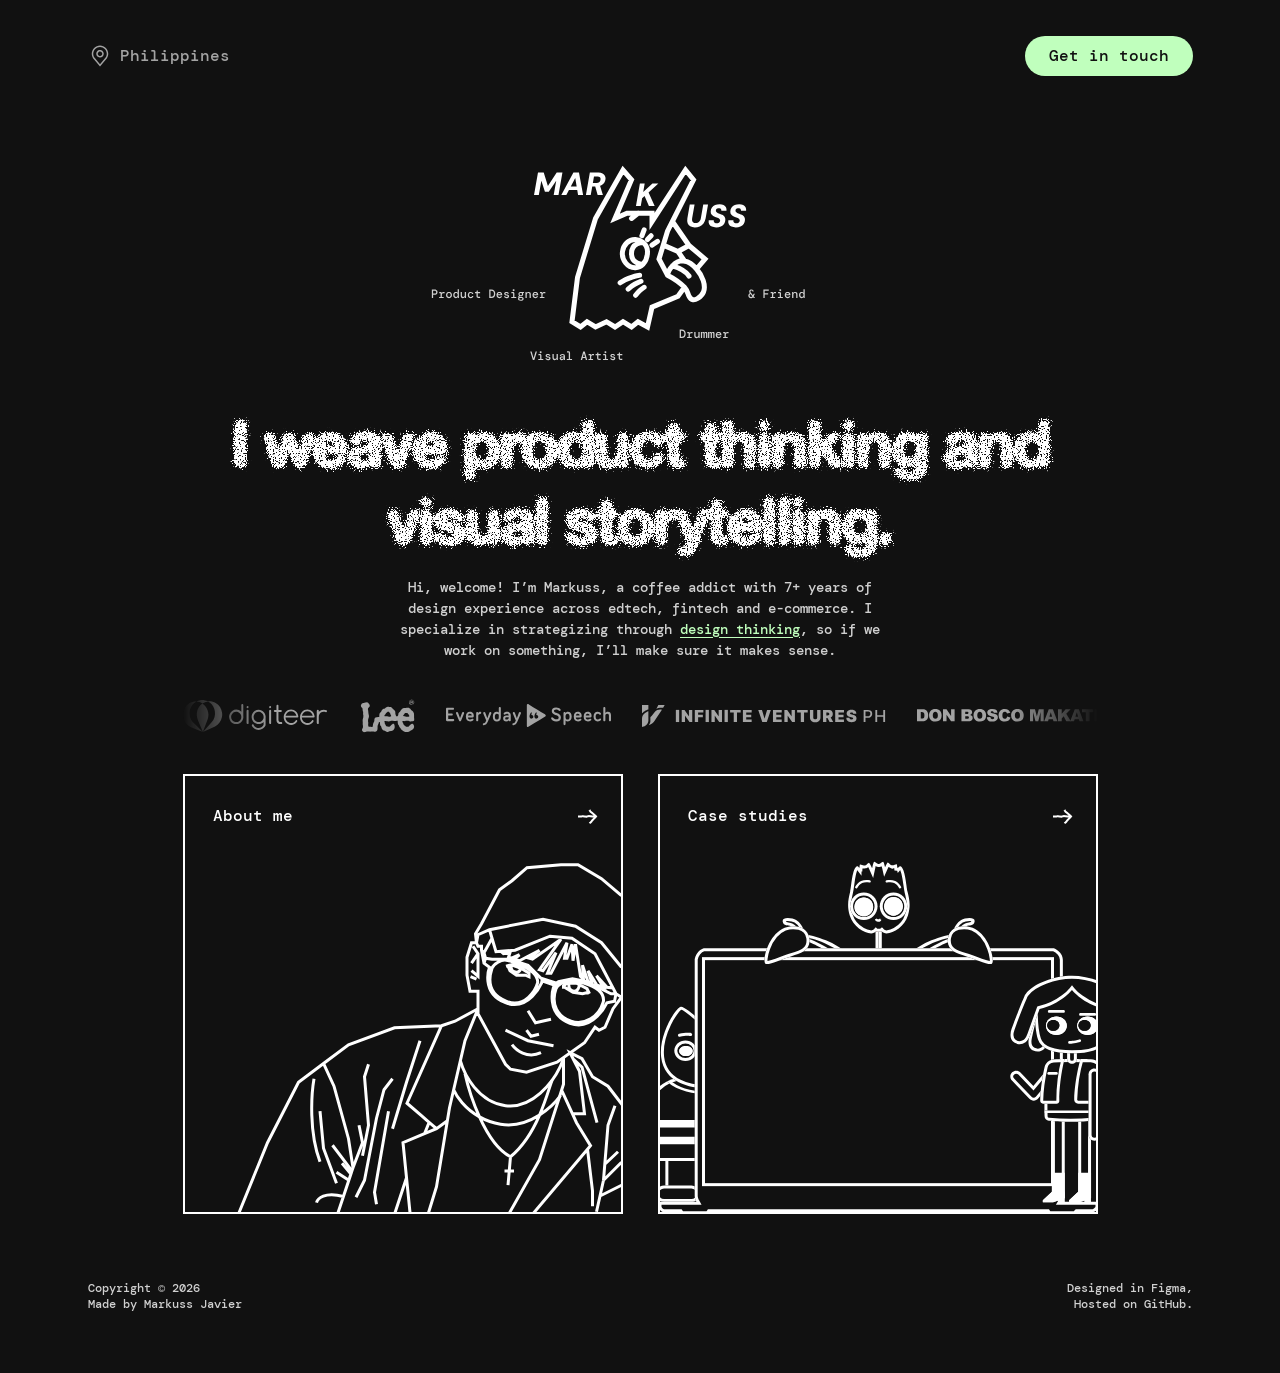
<file: index.html>
<!DOCTYPE html>
<html lang="en">
<head>
  <meta charset="utf-8">
  <meta name="viewport" content="width=device-width, initial-scale=1">
  <title>Markuss Javier — Product Designer, Visual Artist & Drummer</title>
  <meta name="description" content="Markuss Javier weaves product thinking and visual storytelling. Product designer with 7+ years of experience across edtech, fintech and e-commerce.">

  <!-- Link preview: the picture and text shown when someone shares this page -->
  <meta property="og:url" content="https://markussjavier.com/">
  <meta property="og:type" content="website">
  <meta property="og:site_name" content="Markuss Javier">
  <meta property="og:title" content="Markuss Javier — Product Designer, Visual Artist &amp; Drummer">
  <meta property="og:description" content="Markuss Javier weaves product thinking and visual storytelling. Product designer with 7+ years of experience across edtech, fintech and e-commerce.">
  <meta property="og:image" content="https://markussjavier.com/assets/images/social-sharing.png">
  <meta property="og:image:width" content="1200">
  <meta property="og:image:height" content="600">
  <meta property="og:image:alt" content="Markuss logo with the words Product Designer, Visual Artist, Drummer and Friend">
  <meta name="twitter:card" content="summary_large_image">

  <link rel="icon" href="assets/images/favicon.svg" type="image/svg+xml">

  <link rel="preconnect" href="https://fonts.googleapis.com">
  <link rel="preconnect" href="https://fonts.gstatic.com" crossorigin>
  <link href="https://fonts.googleapis.com/css2?family=DM+Mono:wght@500&display=swap" rel="stylesheet">
  <link rel="stylesheet" href="css/base.css">
  <link rel="stylesheet" href="css/landing.css">
</head>
<body>

  <!-- The grainy look of the big title (recreates Figma's "Texture" effect) -->
  <svg class="svg-defs" aria-hidden="true" focusable="false">
    <filter id="grain-lg" x="-3%" y="-15%" width="106%" height="130%" color-interpolation-filters="sRGB">
      <feGaussianBlur in="SourceGraphic" stdDeviation="2.8" result="blur"/>
      <feComponentTransfer in="blur" result="soft"><feFuncA type="linear" slope="1.9"/></feComponentTransfer>
      <feTurbulence type="fractalNoise" baseFrequency="0.85" numOctaves="1" seed="4" result="noise"/>
      <feColorMatrix in="noise" type="matrix" values="0 0 0 0 1  0 0 0 0 1  0 0 0 0 1  3.2 0 0 0 -1" result="grains"/>
      <feComposite in="soft" in2="grains" operator="arithmetic" k1="0" k2="9" k3="-9" k4="0"/>
    </filter>
    <filter id="grain-sm" x="-3%" y="-15%" width="106%" height="130%" color-interpolation-filters="sRGB">
      <feGaussianBlur in="SourceGraphic" stdDeviation="1.9" result="blur"/>
      <feComponentTransfer in="blur" result="soft"><feFuncA type="linear" slope="1.7"/></feComponentTransfer>
      <feTurbulence type="fractalNoise" baseFrequency="1.5" numOctaves="1" seed="4" result="noise"/>
      <feColorMatrix in="noise" type="matrix" values="0 0 0 0 1  0 0 0 0 1  0 0 0 0 1  2.2 0 0 0 -0.45" result="grains"/>
      <feComposite in="soft" in2="grains" operator="arithmetic" k1="0" k2="3.0" k3="-3.0" k4="0"/>
    </filter>
  </svg>

  <header class="site-header container">
    <p class="location">
      <img src="assets/images/icons/location-icon.svg" width="24" height="24" alt="">
      <span>Philippines</span>
    </p>
    <a class="btn" href="contact.html">Get in touch</a>
  </header>

  <main>
    <section class="hero container">
      <div class="hero-logo">
        <picture>
          <source media="(max-width: 767px)" srcset="assets/images/hero-logo-mobile.svg">
          <img src="assets/images/hero-logo.svg" width="535" height="207"
               alt="MARKUSS — Product Designer, Visual Artist, Drummer &amp; Friend">
        </picture>
        <span class="lens" aria-hidden="true"></span>
      </div>

      <h1 class="title grain">I weave product thinking and<br class="br-desktop"> visual storytelling.</h1>

      <p class="intro">Hi, welcome! I’m Markuss, a coffee addict with 7+ years of design experience across edtech, fintech and e-commerce. I specialize in strategizing through <a class="link" href="https://www.nngroup.com/articles/design-thinking/" target="_blank" rel="noopener noreferrer">design thinking</a>, so if we work on something, I’ll make sure it makes sense.</p>
    </section>

    <section class="container--narrow logos-section" aria-label="Companies I have worked with">
      <div class="logos">
        <div class="logos__track">
          <div class="logos__set">
            <img src="assets/images/logos/digiteer.svg"  width="144" height="32" alt="Digiteer">
            <img src="assets/images/logos/lee.svg"       width="57"  height="34" alt="Lee">
            <img src="assets/images/logos/eds.svg"       width="165" height="23" alt="Everyday Speech">
            <img src="assets/images/logos/ivph.svg"      width="244" height="22" alt="Infinite Ventures PH">
            <img src="assets/images/logos/donbosco.svg"  width="182" height="13" alt="Don Bosco Makati">
          </div>
        </div>
      </div>
    </section>

    <nav class="cards container--narrow" aria-label="Explore">
      <a class="card" href="about.html">
        <span class="card__head">About me <img src="assets/images/icons/arrow-icon.svg" width="24" height="24" alt=""></span>
        <img class="card__art card__art--default" src="assets/images/cards/aboutme_default.svg" alt="">
        <img class="card__art card__art--hover"   src="assets/images/cards/aboutme_hovered.webp" alt="">
        <img class="card__art card__art--active"  src="assets/images/cards/aboutme_clicked.webp" alt="">
      </a>
      <a class="card" href="case-studies.html#loanmatcha">
        <span class="card__head">Case studies <img src="assets/images/icons/arrow-icon.svg" width="24" height="24" alt=""></span>
        <img class="card__art card__art--default" src="assets/images/cards/casestudies_default.svg" alt="">
        <img class="card__art card__art--hover"   src="assets/images/cards/casestudies_hovered.webp" alt="">
        <img class="card__art card__art--active"  src="assets/images/cards/casestudies_clicked.webp" alt="">
      </a>
    </nav>
  </main>

  <footer class="site-footer container">
    <p>Copyright © 2026<br>Made by Markuss Javier</p>
    <p class="site-footer__right">Designed in Figma,<br>Hosted on GitHub.</p>
  </footer>

  <script src="js/landing.js"></script>
  <script src="js/touch.js"></script>
  <!-- Cloudflare Web Analytics --><script type='module' src='https://static.cloudflareinsights.com/beacon.min.js' data-cf-beacon='{"token": "0254937c5268467c976f8fced0f6933c"}'></script><!-- End Cloudflare Web Analytics -->
</body>
</html>
</file>
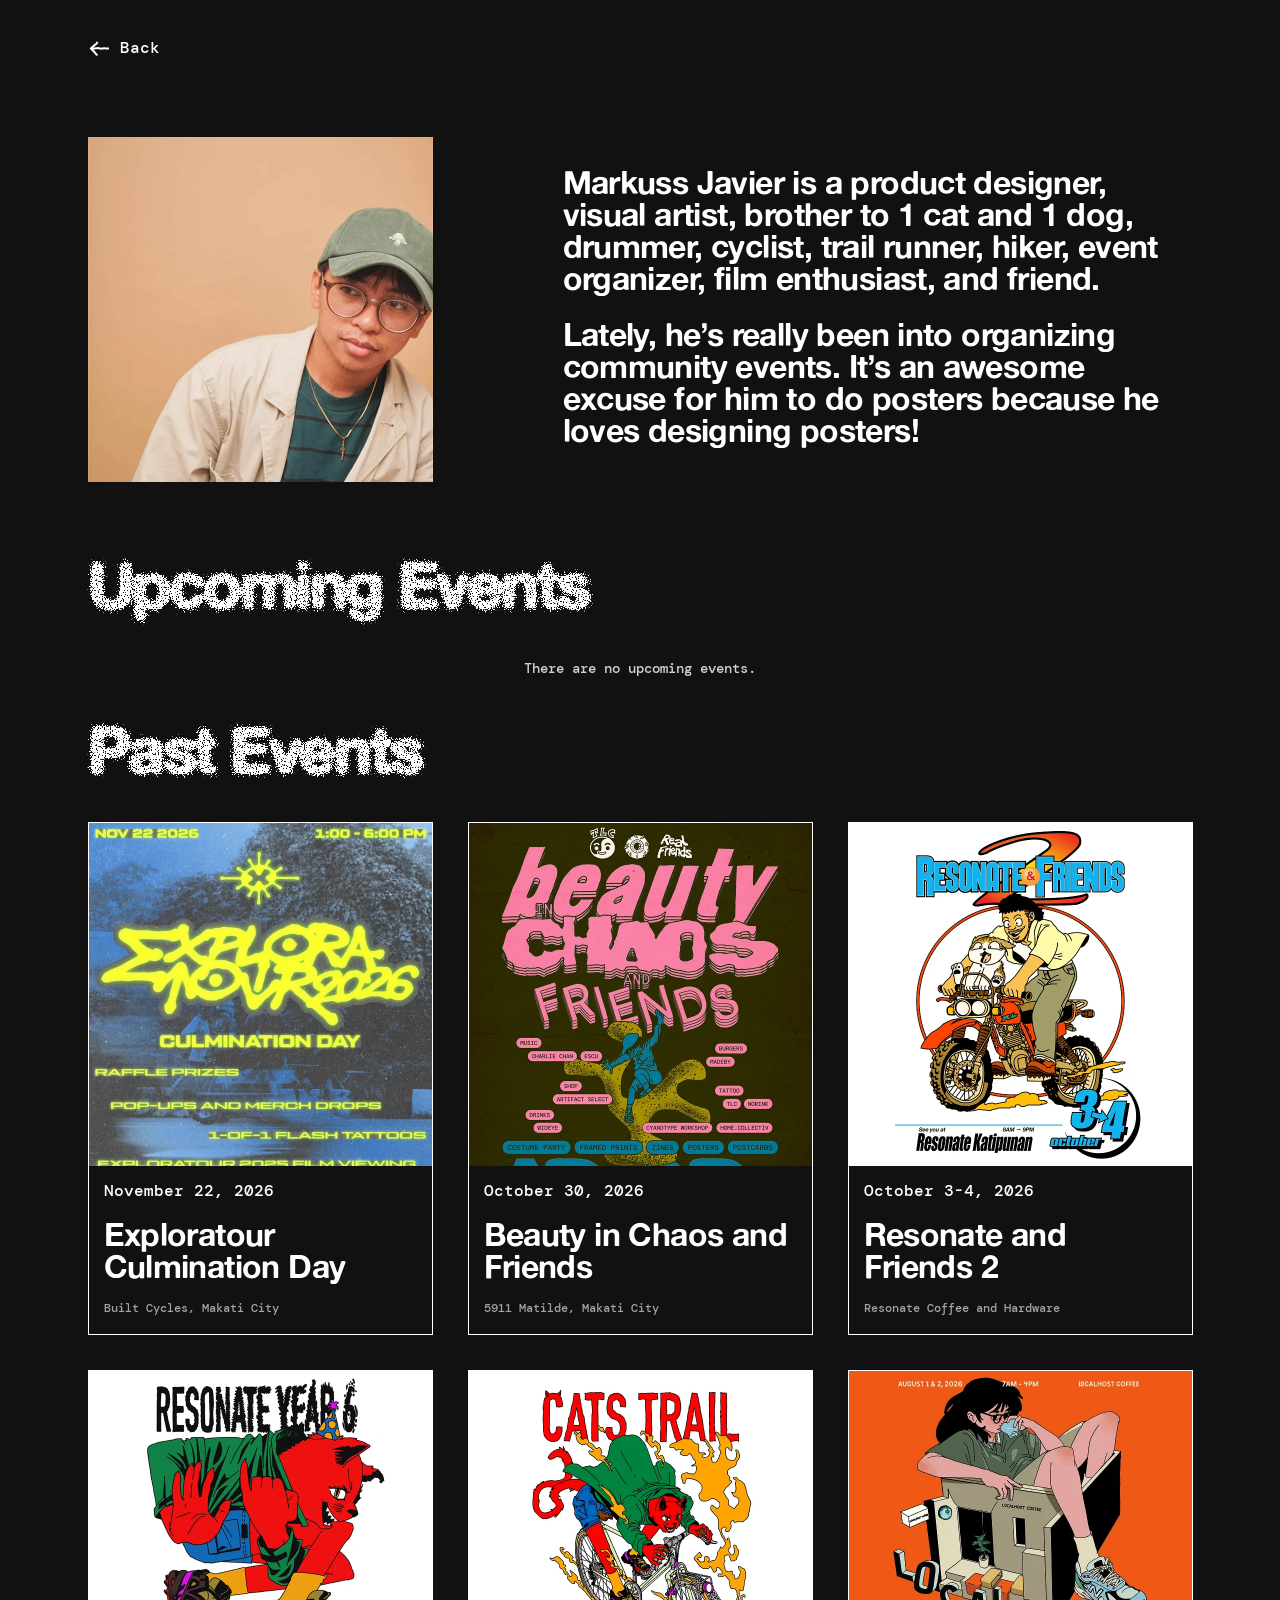
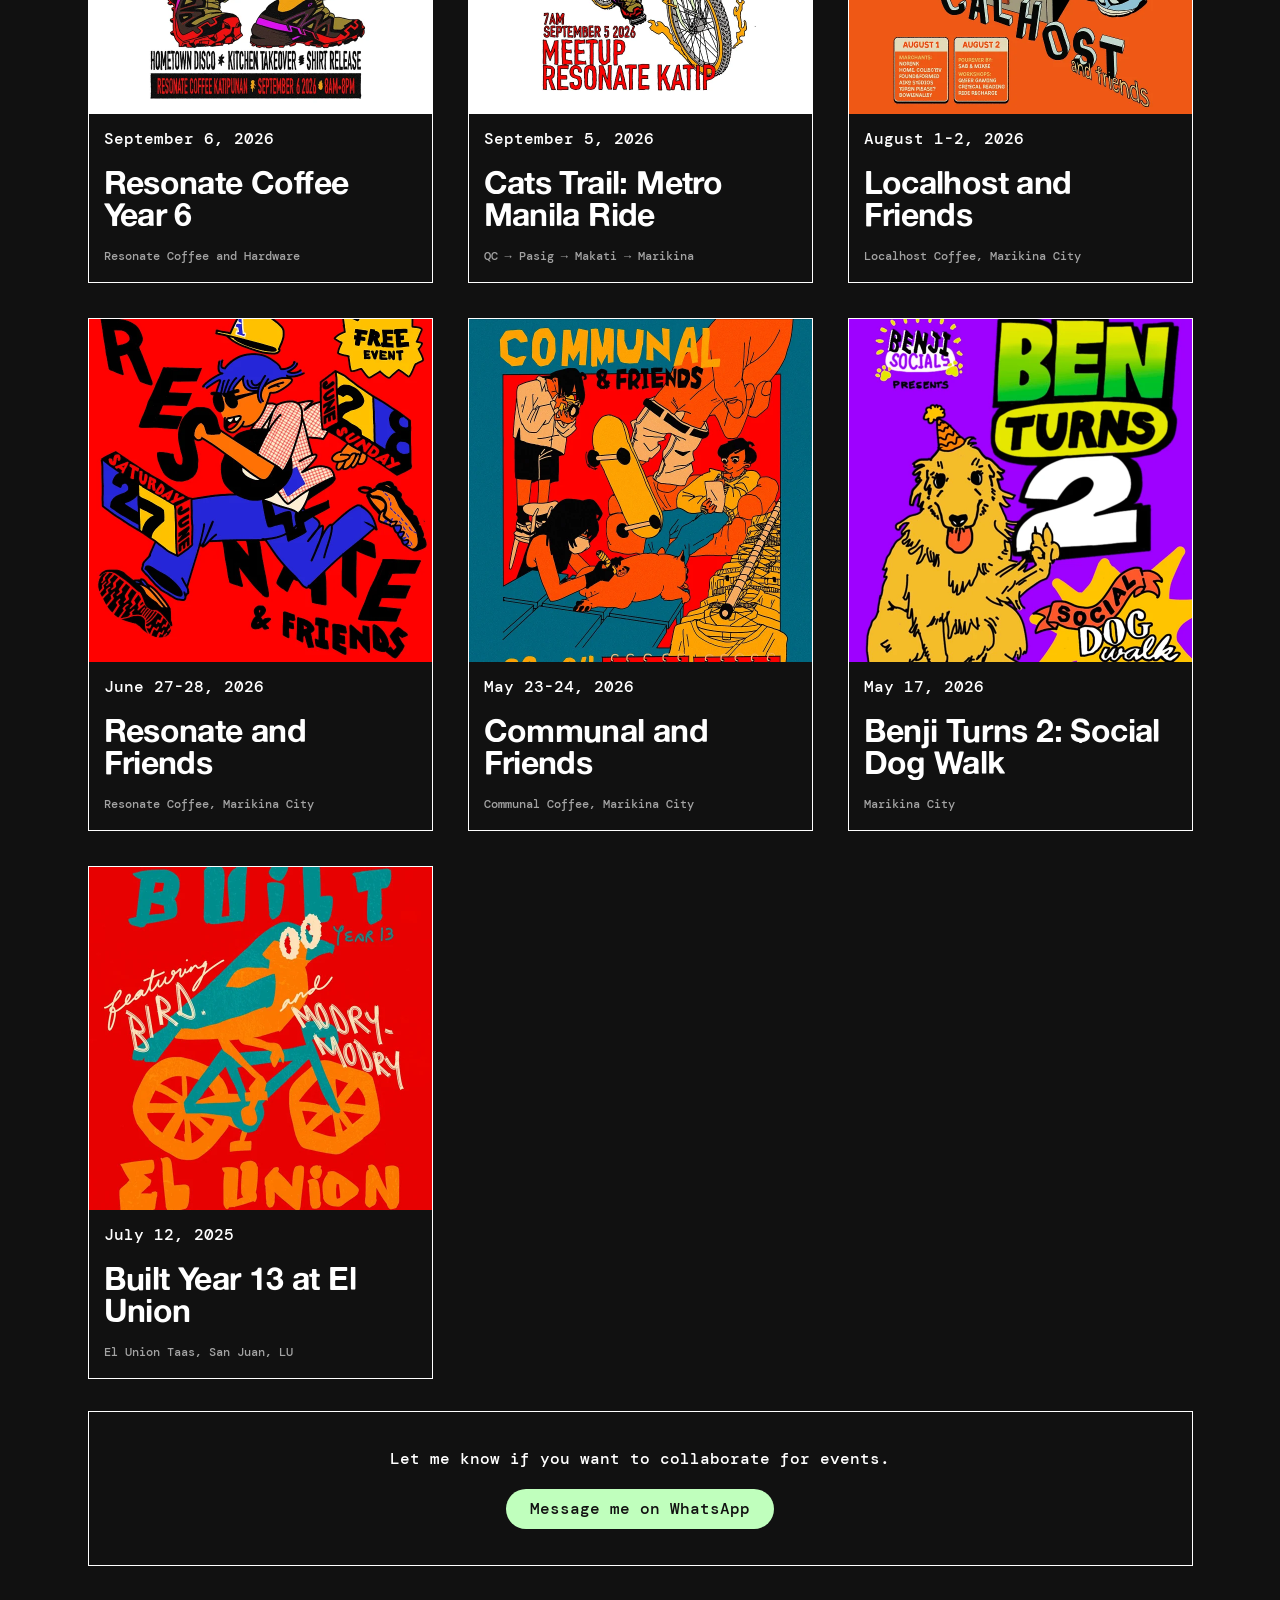
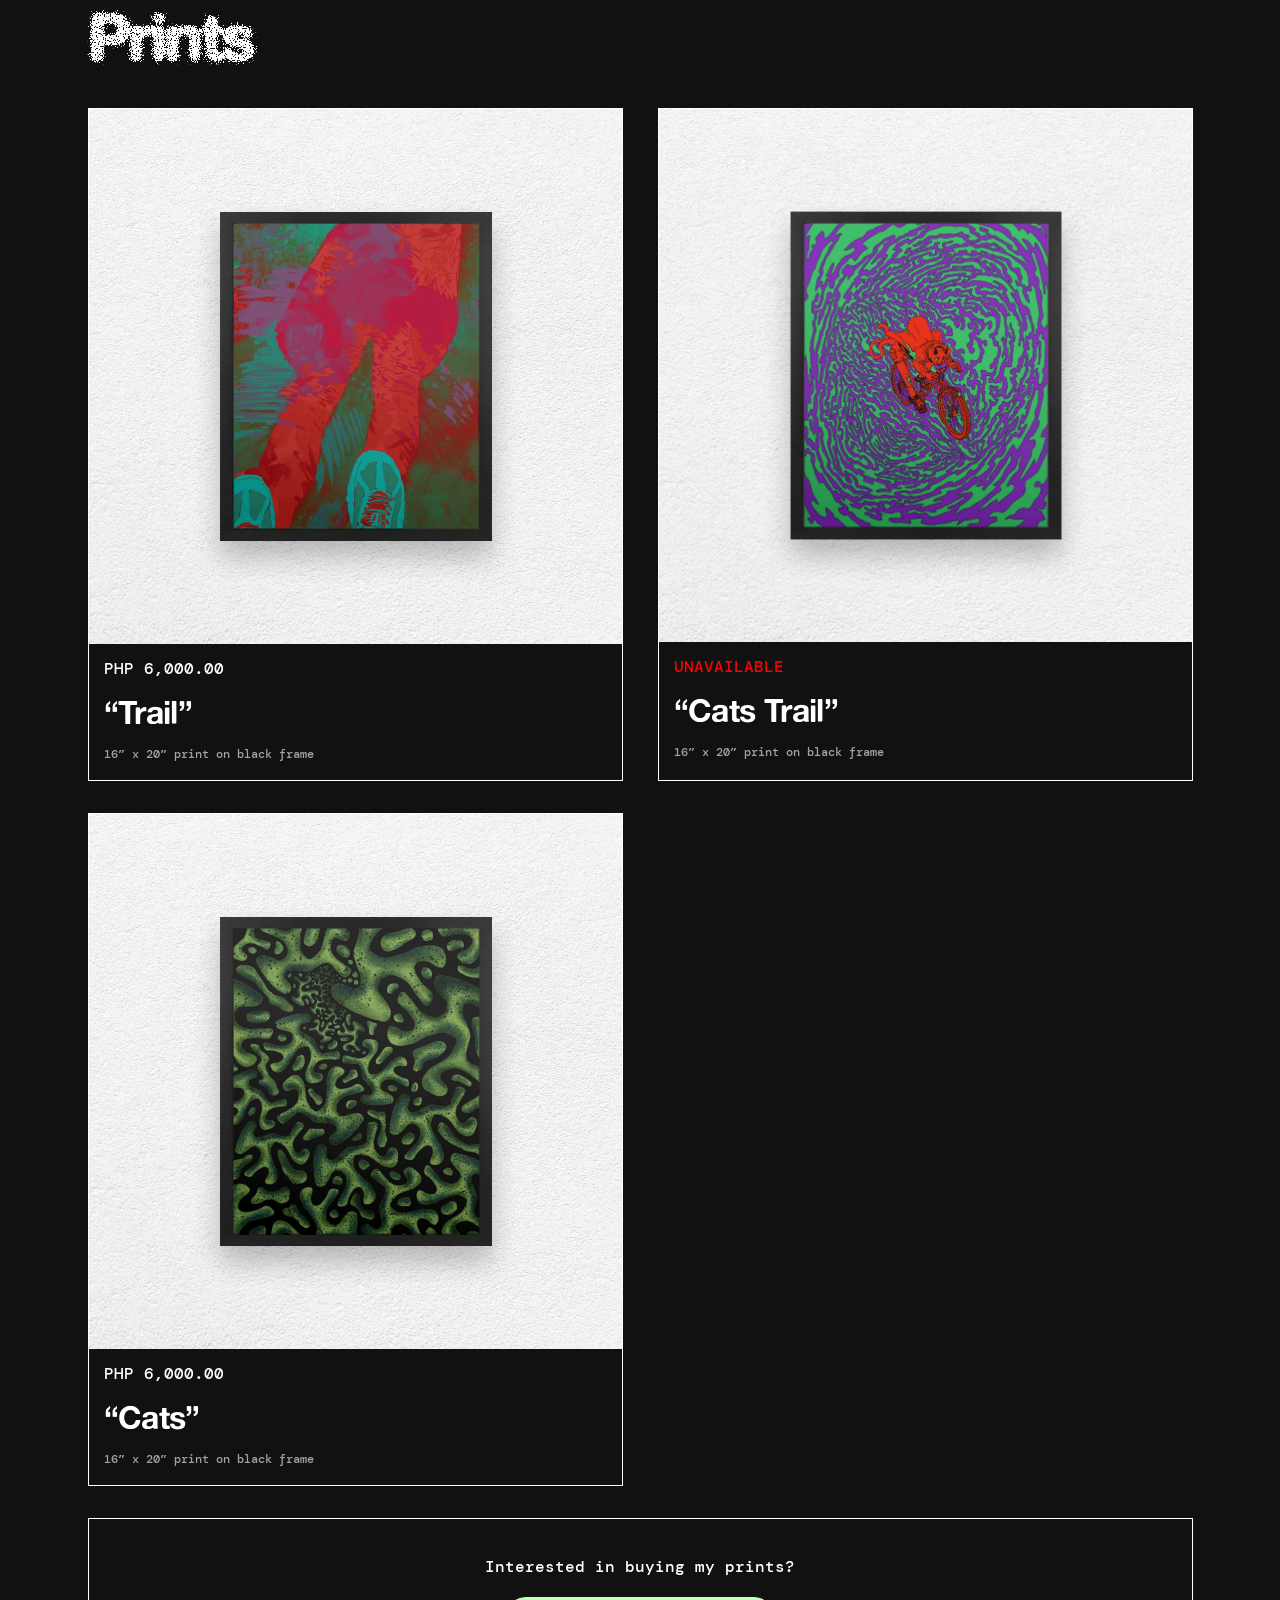
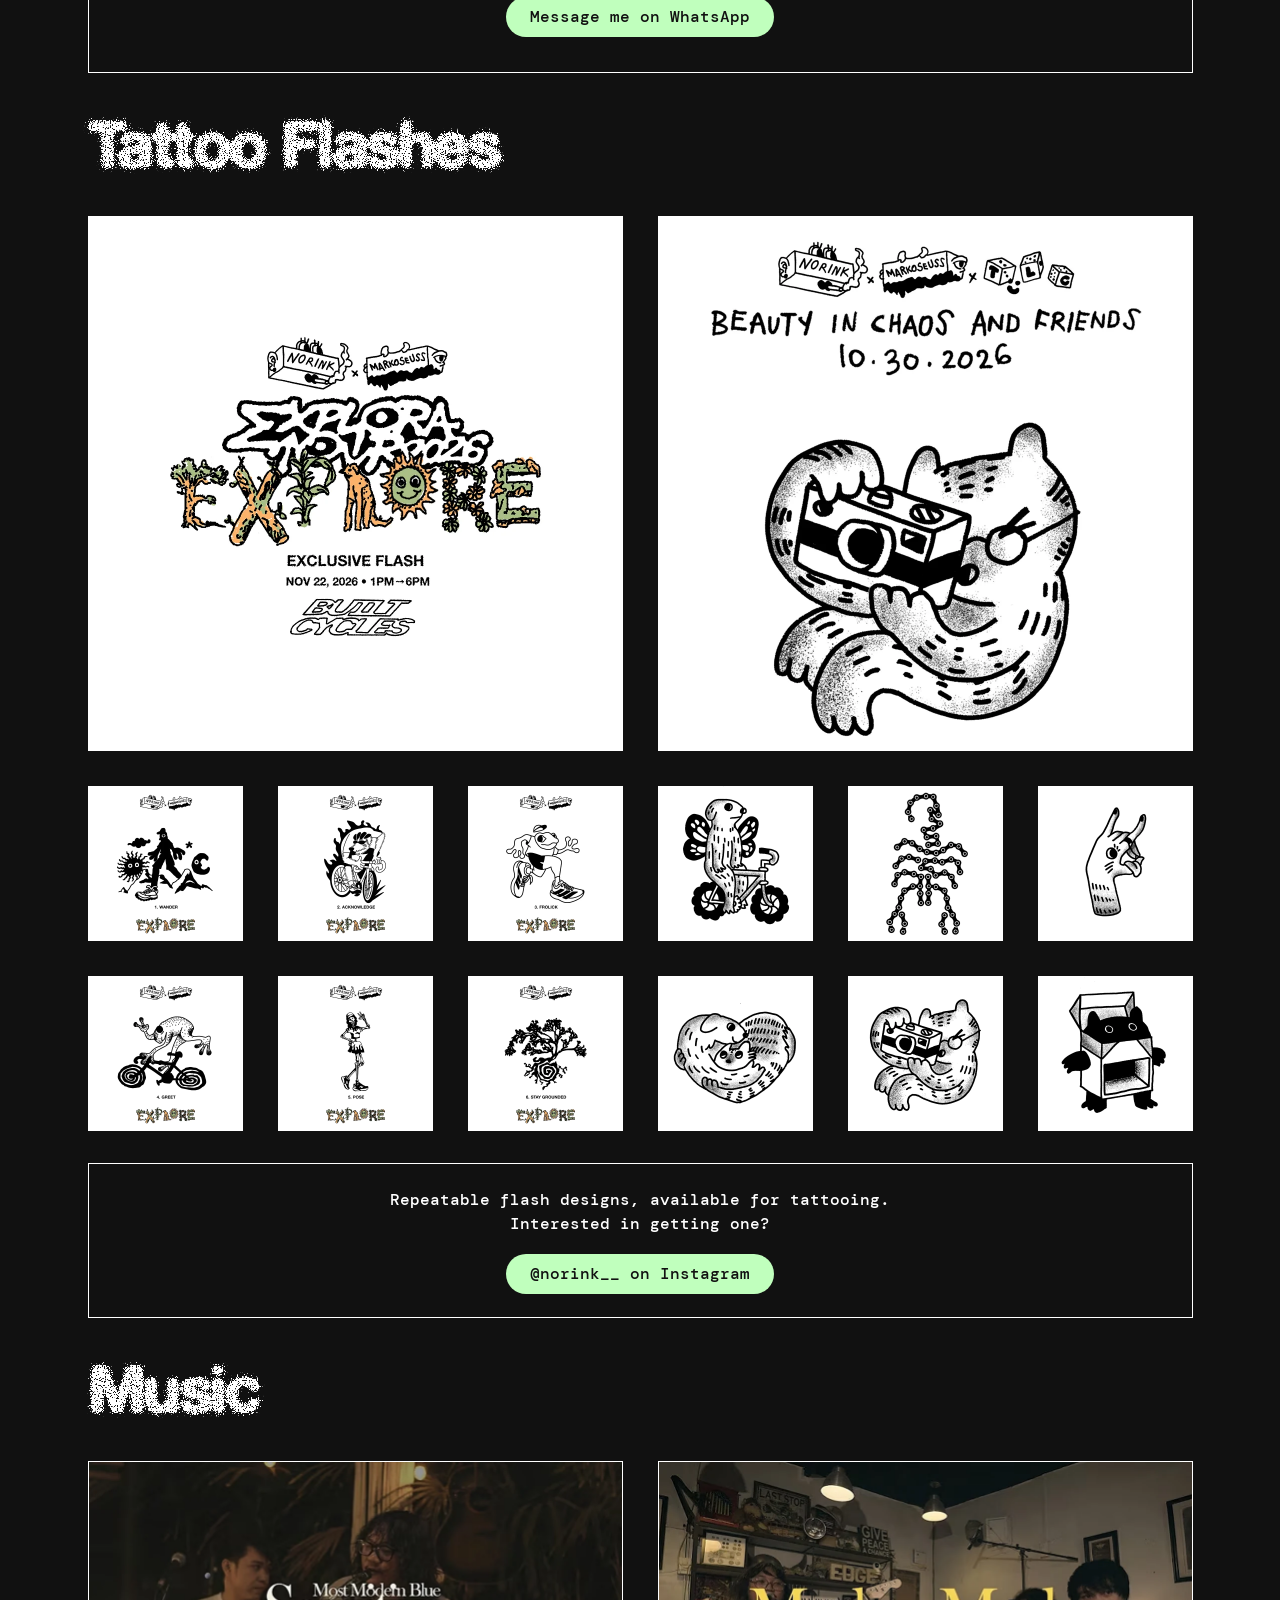
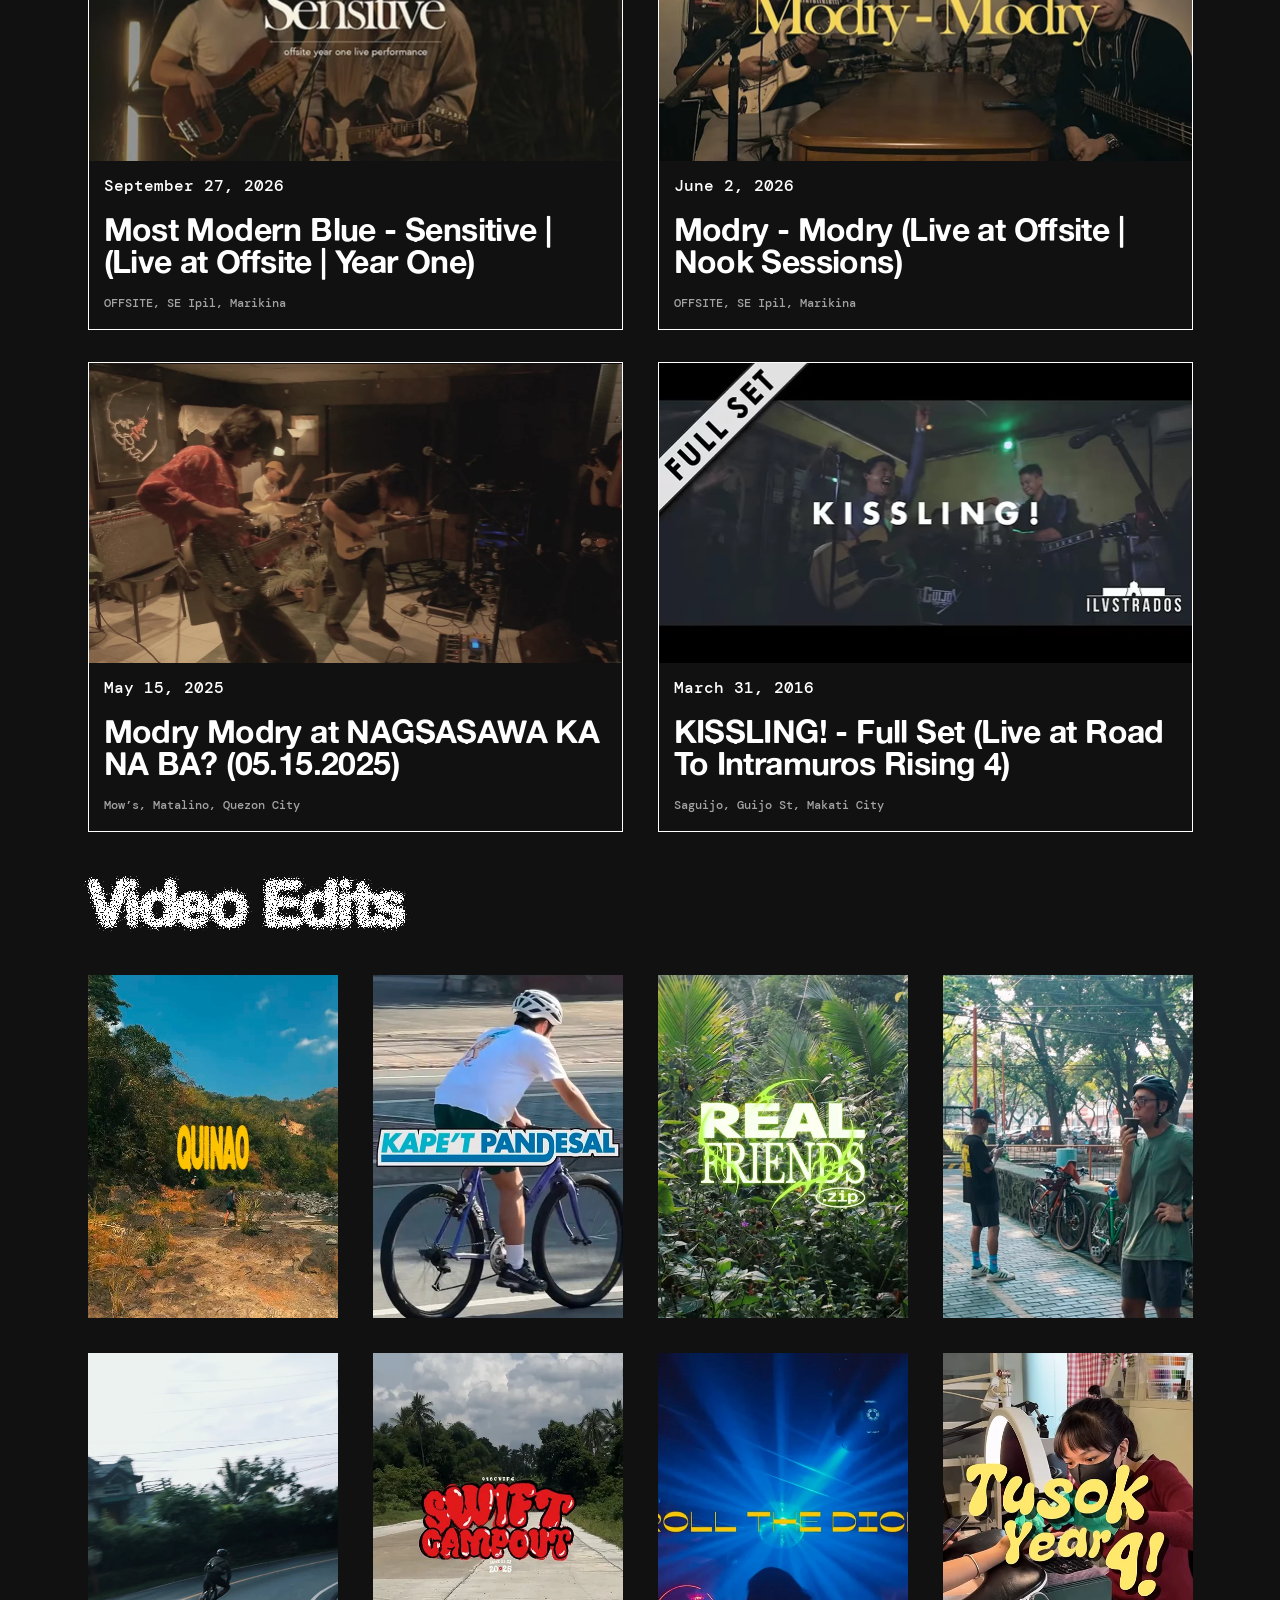
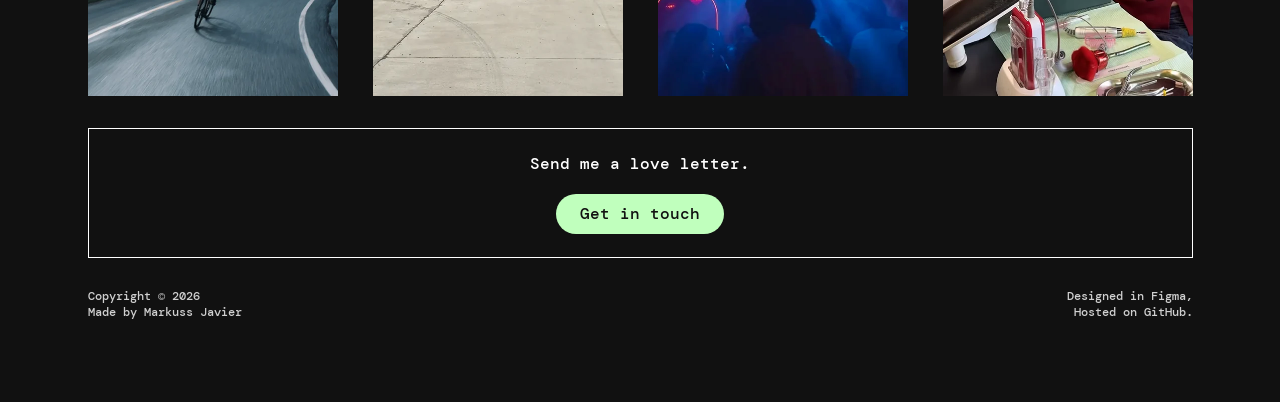
<file: about.html>
<!DOCTYPE html>
<html lang="en">
<head>
  <meta charset="utf-8">
  <meta name="viewport" content="width=device-width, initial-scale=1">
  <title>About me — Markuss Javier</title>
  <meta name="description" content="Markuss Javier is a product designer, visual artist, drummer, cyclist, trail runner, hiker, event organizer and film enthusiast. Events, prints, tattoo flashes, music and video edits.">

  <!-- Link preview: the picture and text shown when someone shares this page -->
  <meta property="og:url" content="https://markussjavier.com/about.html">
  <meta property="og:type" content="website">
  <meta property="og:site_name" content="Markuss Javier">
  <meta property="og:title" content="About me — Markuss Javier">
  <meta property="og:description" content="Markuss Javier is a product designer, visual artist, drummer, cyclist, trail runner, hiker, event organizer and film enthusiast. Events, prints, tattoo flashes, music and video edits.">
  <meta property="og:image" content="https://markussjavier.com/assets/images/social-sharing.png">
  <meta property="og:image:width" content="1200">
  <meta property="og:image:height" content="600">
  <meta property="og:image:alt" content="Markuss logo with the words Product Designer, Visual Artist, Drummer and Friend">
  <meta name="twitter:card" content="summary_large_image">

  <link rel="icon" href="assets/images/favicon.svg" type="image/svg+xml">

  <link rel="preconnect" href="https://fonts.googleapis.com">
  <link rel="preconnect" href="https://fonts.gstatic.com" crossorigin>
  <link href="https://fonts.googleapis.com/css2?family=DM+Mono:wght@500&display=swap" rel="stylesheet">
  <link rel="stylesheet" href="css/base.css">
  <link rel="stylesheet" href="css/about.css">
  <link rel="stylesheet" href="css/enlarge.css">
</head>
<body class="page-about">

  <!-- The grainy look of the big titles (recreates Figma's "Texture" effect) -->
  <svg class="svg-defs" aria-hidden="true" focusable="false">
    <filter id="grain-lg" x="-3%" y="-15%" width="106%" height="130%" color-interpolation-filters="sRGB">
      <feGaussianBlur in="SourceGraphic" stdDeviation="2.8" result="blur"/>
      <feComponentTransfer in="blur" result="soft"><feFuncA type="linear" slope="1.9"/></feComponentTransfer>
      <feTurbulence type="fractalNoise" baseFrequency="0.85" numOctaves="1" seed="4" result="noise"/>
      <feColorMatrix in="noise" type="matrix" values="0 0 0 0 1  0 0 0 0 1  0 0 0 0 1  3.2 0 0 0 -1" result="grains"/>
      <feComposite in="soft" in2="grains" operator="arithmetic" k1="0" k2="9" k3="-9" k4="0"/>
    </filter>
    <filter id="grain-sm" x="-3%" y="-15%" width="106%" height="130%" color-interpolation-filters="sRGB">
      <feGaussianBlur in="SourceGraphic" stdDeviation="1.9" result="blur"/>
      <feComponentTransfer in="blur" result="soft"><feFuncA type="linear" slope="1.7"/></feComponentTransfer>
      <feTurbulence type="fractalNoise" baseFrequency="1.5" numOctaves="1" seed="4" result="noise"/>
      <feColorMatrix in="noise" type="matrix" values="0 0 0 0 1  0 0 0 0 1  0 0 0 0 1  2.2 0 0 0 -0.45" result="grains"/>
      <feComposite in="soft" in2="grains" operator="arithmetic" k1="0" k2="3.0" k3="-3.0" k4="0"/>
    </filter>
  </svg>

  <header class="site-header container">
    <a class="back" href="index.html">
      <svg width="24" height="24" viewBox="0 0 24 24" fill="none" stroke="currentColor" stroke-width="2" aria-hidden="true"><path d="M21 12.5L20.9 12.5L19.983 12.4803C18.8477 12.4558 17.9853 12.4245 17.396 12.3863L16.92 12.3554L16.444 12.3246C15.8547 12.2864 15.2653 12.321 14.676 12.4284L14.2 12.5151L13.724 12.6019C13.1347 12.7093 12.5453 12.685 11.956 12.5291L11.48 12.4031L11.004 12.2771C10.4147 12.1212 9.82533 12.0796 9.236 12.1525L8.76 12.2113L8.284 12.2701C7.69467 12.343 7.10533 12.3863 6.516 12.4002L6.04 12.4113L5.564 12.4225C4.97467 12.4364 4.498 12.4131 4.134 12.3527L3.84 12.304L3.546 12.2552C3.182 12.1948 3 12.2009 3 12.2736L3 12.3323L3.1 12.5L3 12.5M9.5 19L9.42929 18.9293L8.95951 18.8105L8.77034 18.7441C8.53613 18.662 8.23922 18.384 7.8796 17.9102L7.58913 17.5275L7.29867 17.1448C6.93905 16.671 6.5546 16.222 6.14532 15.7978L5.81475 15.4552L5.48418 15.1126C5.0749 14.6885 4.48036 14.0635 3.70055 13.2377L3.07071 12.5707L3 12.5L3.07071 12.4293L3.70518 11.7669C4.49071 10.9468 5.12004 10.3567 5.59317 9.99635L5.97532 9.70533L6.35747 9.41431C6.8306 9.054 7.28633 8.67629 7.72466 8.28117L8.07869 7.96203L8.43272 7.6429C8.87104 7.24778 9.1346 6.93644 9.22339 6.7089L9.2951 6.52511L9.42929 6.07071L9.5 6"/></svg>
      <span>Back</span>
    </a>
  </header>

  <main>
    <!-- Main heading for screen readers and search engines (not visible) -->
    <h1 class="visually-hidden">About me</h1>

    <section class="container grid-12 about-intro">
      <img class="about-intro__photo" src="assets/images/about/photo.webp" width="690" height="690" alt="Portrait of Markuss Javier wearing a green cap and glasses">
      <div class="about-intro__text">
        <p>Markuss Javier is a product designer, visual artist, brother to 1 cat and 1 dog, drummer, cyclist, trail runner, hiker, event organizer, film enthusiast, and friend.</p>
        <p>Lately, he’s really been into organizing community events. It’s an awesome excuse for him to do posters because he loves designing posters!</p>
      </div>
    </section>

    <section class="container section section--first" aria-labelledby="upcoming-title">
      <h2 class="title grain" id="upcoming-title">Upcoming Events</h2>
      <p class="empty-note">There are no upcoming events.</p>
    </section>

    <section class="container section section--after-note" aria-labelledby="past-title">
      <h2 class="title grain" id="past-title">Past Events</h2>
      <ul class="grid-12 cards-grid cards-grid--events section__body">
        <li>
          <article class="info-card info-card--square">
            <img src="assets/images/about/events/exploratour.webp" width="686" height="686" loading="lazy" alt="Poster for Exploratour Culmination Day">
            <div class="info-card__body">
              <p class="meta">November 22, 2026</p>
              <h3 class="card-title">Exploratour Culmination Day</h3>
              <p class="card-note">Built Cycles, Makati City</p>
            </div>
          </article>
        </li>
        <li>
          <article class="info-card info-card--square">
            <img src="assets/images/about/events/bic.webp" width="686" height="686" loading="lazy" alt="Poster for Beauty in Chaos and Friends">
            <div class="info-card__body">
              <p class="meta">October 30, 2026</p>
              <h3 class="card-title">Beauty in Chaos and Friends</h3>
              <p class="card-note">5911 Matilde, Makati City</p>
            </div>
          </article>
        </li>
        <li>
          <article class="info-card info-card--square">
            <img src="assets/images/about/events/reso2.webp" width="686" height="686" loading="lazy" alt="Poster for Resonate and Friends 2">
            <div class="info-card__body">
              <p class="meta">October 3-4, 2026</p>
              <h3 class="card-title">Resonate and Friends 2</h3>
              <p class="card-note">Resonate Coffee and Hardware</p>
            </div>
          </article>
        </li>
        <li>
          <article class="info-card info-card--square">
            <img src="assets/images/about/events/resoyear6.webp" width="686" height="686" loading="lazy" alt="Poster for Resonate Coffee Year 6">
            <div class="info-card__body">
              <p class="meta">September 6, 2026</p>
              <h3 class="card-title">Resonate Coffee Year 6</h3>
              <p class="card-note">Resonate Coffee and Hardware</p>
            </div>
          </article>
        </li>
        <li>
          <article class="info-card info-card--square">
            <img src="assets/images/about/events/catstrail.webp" width="686" height="686" loading="lazy" alt="Poster for Cats Trail: Metro Manila Ride">
            <div class="info-card__body">
              <p class="meta">September 5, 2026</p>
              <h3 class="card-title">Cats Trail: Metro Manila Ride</h3>
              <p class="card-note"><span class="only-desktop">QC → Pasig → Makati → Marikina</span><span class="only-mobile">Metro Manila</span></p>
            </div>
          </article>
        </li>
        <li>
          <article class="info-card info-card--square">
            <img src="assets/images/about/events/localhost.webp" width="686" height="686" loading="lazy" alt="Poster for Localhost and Friends">
            <div class="info-card__body">
              <p class="meta">August 1-2, 2026</p>
              <h3 class="card-title">Localhost and Friends</h3>
              <p class="card-note"><span class="only-desktop">Localhost Coffee, Marikina City</span><span class="only-mobile">Localhost Coffee, Marikina</span></p>
            </div>
          </article>
        </li>
        <li>
          <article class="info-card info-card--square">
            <img src="assets/images/about/events/reso1.webp" width="686" height="686" loading="lazy" alt="Poster for Resonate and Friends">
            <div class="info-card__body">
              <p class="meta">June 27-28, 2026</p>
              <h3 class="card-title">Resonate and Friends</h3>
              <p class="card-note"><span class="only-desktop">Resonate Coffee, Marikina City</span><span class="only-mobile">Resonate Coffee, Marikina</span></p>
            </div>
          </article>
        </li>
        <li>
          <article class="info-card info-card--square">
            <img src="assets/images/about/events/communal.webp" width="686" height="686" loading="lazy" alt="Poster for Communal and Friends">
            <div class="info-card__body">
              <p class="meta">May 23-24, 2026</p>
              <h3 class="card-title">Communal and Friends</h3>
              <p class="card-note"><span class="only-desktop">Communal Coffee, Marikina City</span><span class="only-mobile">Communal Coffee, Marikina</span></p>
            </div>
          </article>
        </li>
        <li>
          <article class="info-card info-card--square">
            <img src="assets/images/about/events/benji.webp" width="686" height="686" loading="lazy" alt="Poster for Benji Turns 2: Social Dog Walk">
            <div class="info-card__body">
              <p class="meta">May 17, 2026</p>
              <h3 class="card-title">Benji Turns 2: Social Dog Walk</h3>
              <p class="card-note">Marikina City</p>
            </div>
          </article>
        </li>
        <li>
          <article class="info-card info-card--square">
            <img src="assets/images/about/events/built13.webp" width="686" height="686" loading="lazy" alt="Poster for Built Year 13 at El Union">
            <div class="info-card__body">
              <p class="meta">July 12, 2025</p>
              <h3 class="card-title">Built Year 13 at El Union</h3>
              <p class="card-note">El Union Taas, San Juan, LU</p>
            </div>
          </article>
        </li>
      </ul>
      <div class="cta">
        <p>Let me know if you want to collaborate for events.</p>
        <a class="btn" href="https://wa.me/639274761596" target="_blank" rel="noopener noreferrer">Message me on WhatsApp</a>
      </div>
    </section>

    <section class="container section" id="prints" aria-labelledby="prints-title">
      <h2 class="title grain" id="prints-title">Prints</h2>
      <ul class="grid-12 cards-grid cards-grid--wide section__body">
        <li>
          <article class="info-card">
            <img data-enlarge="print" data-zoom="assets/images/about/prints/zoom/trail.webp" data-zoom-size="1600x2000" data-zoom-name="“Trail” artwork" src="assets/images/about/prints/trail.webp" width="1066" height="1070" loading="lazy" alt="“Trail” print in a black frame">
            <div class="info-card__body">
              <p class="meta">PHP 6,000.00</p>
              <h3 class="card-title">“Trail”</h3>
              <p class="card-note">16” x 20” print on black frame</p>
            </div>
          </article>
        </li>
        <li>
          <article class="info-card">
            <img data-enlarge="print" data-zoom="assets/images/about/prints/zoom/catstrail.webp" data-zoom-size="1600x2000" data-zoom-name="“Cats Trail” artwork" src="assets/images/about/prints/catstrail.webp" width="1070" height="1070" loading="lazy" alt="“Cats Trail” print in a black frame">
            <div class="info-card__body">
              <p class="meta meta--unavailable">UNAVAILABLE</p>
              <h3 class="card-title">“Cats Trail”</h3>
              <p class="card-note">16” x 20” print on black frame</p>
            </div>
          </article>
        </li>
        <li>
          <article class="info-card">
            <img data-enlarge="print" data-zoom="assets/images/about/prints/zoom/cats.webp" data-zoom-size="1600x2000" data-zoom-name="“Cats” artwork" src="assets/images/about/prints/cats.webp" width="1066" height="1070" loading="lazy" alt="“Cats” print in a black frame">
            <div class="info-card__body">
              <p class="meta">PHP 6,000.00</p>
              <h3 class="card-title">“Cats”</h3>
              <p class="card-note">16” x 20” print on black frame</p>
            </div>
          </article>
        </li>
      </ul>
      <div class="cta">
        <p>Interested in buying my prints?</p>
        <a class="btn" href="https://wa.me/639274761596" target="_blank" rel="noopener noreferrer">Message me on WhatsApp</a>
      </div>
    </section>

    <section class="container section" id="tattoo" aria-labelledby="tattoo-title">
      <h2 class="title grain" id="tattoo-title">Tattoo Flashes</h2>
      <div class="grid-12 flash-sets section__body">
        <div class="flash-set">
          <img src="assets/images/about/tattoo/explore.webp" width="1070" height="1070" loading="lazy" alt="Exploratour exclusive flash sheet">
          <div class="flash-small">
          <img data-enlarge="tattoo" src="assets/images/about/tattoo/wander.webp" width="310" height="310" loading="lazy" alt="Wander tattoo flash design">
          <img data-enlarge="tattoo" src="assets/images/about/tattoo/acknowledge.webp" width="310" height="310" loading="lazy" alt="Acknowledge tattoo flash design">
          <img data-enlarge="tattoo" src="assets/images/about/tattoo/frolick.webp" width="310" height="310" loading="lazy" alt="Frolick tattoo flash design">
          <img data-enlarge="tattoo" src="assets/images/about/tattoo/greet.webp" width="310" height="310" loading="lazy" alt="Greet tattoo flash design">
          <img data-enlarge="tattoo" src="assets/images/about/tattoo/pose.webp" width="310" height="310" loading="lazy" alt="Pose tattoo flash design">
          <img data-enlarge="tattoo" src="assets/images/about/tattoo/staygrounded.webp" width="310" height="310" loading="lazy" alt="Stay Grounded tattoo flash design">
          </div>
        </div>
        <div class="flash-set">
          <img src="assets/images/about/tattoo/bic.webp" width="1070" height="1070" loading="lazy" alt="Beauty in Chaos and Friends flash sheet">
          <div class="flash-small">
          <img data-enlarge="tattoo" src="assets/images/about/tattoo/bikedog.webp" width="310" height="310" loading="lazy" alt="Bikedog tattoo flash design">
          <img data-enlarge="tattoo" src="assets/images/about/tattoo/scorpion.webp" width="310" height="310" loading="lazy" alt="Scorpion tattoo flash design">
          <img data-enlarge="tattoo" src="assets/images/about/tattoo/kon.webp" width="310" height="310" loading="lazy" alt="Kon tattoo flash design">
          <img data-enlarge="tattoo" src="assets/images/about/tattoo/catdog.webp" width="310" height="310" loading="lazy" alt="Catdog tattoo flash design">
          <img data-enlarge="tattoo" src="assets/images/about/tattoo/catcam.webp" width="310" height="310" loading="lazy" alt="Catcam tattoo flash design">
          <img data-enlarge="tattoo" src="assets/images/about/tattoo/catbox.webp" width="310" height="310" loading="lazy" alt="Catbox tattoo flash design">
          </div>
        </div>
      </div>
      <div class="cta">
        <p>Repeatable flash designs, available for tattooing.<br>Interested in getting one?</p>
        <a class="btn" href="https://www.instagram.com/norink__/" target="_blank" rel="noopener noreferrer">@norink__ on Instagram</a>
      </div>
    </section>

    <section class="container section" id="music" aria-labelledby="music-title">
      <h2 class="title grain" id="music-title">Music</h2>
      <ul class="grid-12 cards-grid cards-grid--wide section__body">
        <li>
          <a class="info-card" href="https://www.youtube.com/watch?v=QGnnPsipi-s" target="_blank" rel="noopener noreferrer">
            <img src="assets/images/about/music/sensitive.webp" width="1068" height="600" loading="lazy" alt="">
            <span class="info-card__body">
              <span class="meta" style="display:block">September 27, 2026</span>
              <span class="card-title" style="display:block">Most Modern Blue - Sensitive | (Live at Offsite | Year One)</span>
              <span class="card-note" style="display:block">OFFSITE, SE Ipil, Marikina</span>
            </span>
          </a>
        </li>
        <li>
          <a class="info-card" href="https://www.youtube.com/watch?v=NXvQJmdJqW8&amp;t=9s" target="_blank" rel="noopener noreferrer">
            <img src="assets/images/about/music/adults.webp" width="1068" height="600" loading="lazy" alt="">
            <span class="info-card__body">
              <span class="meta" style="display:block">June 2, 2026</span>
              <span class="card-title" style="display:block">Modry - Modry (Live at Offsite | Nook Sessions)</span>
              <span class="card-note" style="display:block">OFFSITE, SE Ipil, Marikina</span>
            </span>
          </a>
        </li>
        <li>
          <a class="info-card" href="https://www.youtube.com/watch?v=us9iX6LErS4" target="_blank" rel="noopener noreferrer">
            <img src="assets/images/about/music/mows.webp" width="1068" height="600" loading="lazy" alt="">
            <span class="info-card__body">
              <span class="meta" style="display:block">May 15, 2025</span>
              <span class="card-title" style="display:block">Modry Modry at NAGSASAWA KA NA BA? (05.15.2025)</span>
              <span class="card-note" style="display:block">Mow’s, Matalino, Quezon City</span>
            </span>
          </a>
        </li>
        <li>
          <a class="info-card" href="https://www.youtube.com/watch?v=oAjjWpchHnQ" target="_blank" rel="noopener noreferrer">
            <img src="assets/images/about/music/kissling.webp" width="1068" height="600" loading="lazy" alt="">
            <span class="info-card__body">
              <span class="meta" style="display:block">March 31, 2016</span>
              <span class="card-title" style="display:block">KISSLING! - Full Set (Live at Road To Intramuros Rising 4)</span>
              <span class="card-note" style="display:block">Saguijo, Guijo St, Makati City</span>
            </span>
          </a>
        </li>
      </ul>
    </section>

    <section class="container section" id="video" aria-labelledby="video-title">
      <h2 class="title grain" id="video-title">Video Edits</h2>
      <ul class="grid-12 videos section__body">
        <li><a class="video-tile" href="https://www.instagram.com/reel/DW8eJ8cPJhf/" target="_blank" rel="noopener noreferrer" aria-label="Watch video edit 1 of 8 on Instagram"><img data-preview="assets/images/about/videos/preview/quinao" src="assets/images/about/videos/quinao.webp" width="498" height="684" loading="lazy" alt=""></a></li>
        <li><a class="video-tile" href="https://www.instagram.com/reel/DVXuOgjkuoI/" target="_blank" rel="noopener noreferrer" aria-label="Watch video edit 2 of 8 on Instagram"><img data-preview="assets/images/about/videos/preview/pandesal" src="assets/images/about/videos/pandesal.webp" width="498" height="684" loading="lazy" alt=""></a></li>
        <li><a class="video-tile" href="https://www.instagram.com/reel/DPm04Ysj1s1/" target="_blank" rel="noopener noreferrer" aria-label="Watch video edit 3 of 8 on Instagram"><img data-preview="assets/images/about/videos/preview/romelo" src="assets/images/about/videos/romelo.webp" width="498" height="684" loading="lazy" alt=""></a></li>
        <li><a class="video-tile" href="https://www.instagram.com/reel/DdyP4G3PT68/" target="_blank" rel="noopener noreferrer" aria-label="Watch video edit 4 of 8 on Instagram"><img data-preview="assets/images/about/videos/preview/coffeeoutside" src="assets/images/about/videos/coffeeoutside.webp" width="498" height="684" loading="lazy" alt=""></a></li>
        <li><a class="video-tile" href="https://www.instagram.com/p/DOiZuFsEnn0/" target="_blank" rel="noopener noreferrer" aria-label="Watch video edit 5 of 8 on Instagram"><img data-preview="assets/images/about/videos/preview/explotrailer" src="assets/images/about/videos/explotrailer.webp" width="498" height="684" loading="lazy" alt=""></a></li>
        <li><a class="video-tile" href="https://www.instagram.com/p/DLQGDTBPOIZ/" target="_blank" rel="noopener noreferrer" aria-label="Watch video edit 6 of 8 on Instagram"><img data-preview="assets/images/about/videos/preview/swift2025" src="assets/images/about/videos/swift2025.webp" width="498" height="684" loading="lazy" alt=""></a></li>
        <li><a class="video-tile" href="https://www.instagram.com/p/DKEqmwdP7LN/" target="_blank" rel="noopener noreferrer" aria-label="Watch video edit 7 of 8 on Instagram"><img data-preview="assets/images/about/videos/preview/rtd" src="assets/images/about/videos/rtd.webp" width="498" height="684" loading="lazy" alt=""></a></li>
        <li><a class="video-tile" href="https://www.instagram.com/reel/DW1e5kFjjSZ/" target="_blank" rel="noopener noreferrer" aria-label="Watch video edit 8 of 8 on Instagram"><img data-preview="assets/images/about/videos/preview/tusok" src="assets/images/about/videos/tusok.webp" width="498" height="684" loading="lazy" alt=""></a></li>
      </ul>
      <div class="cta cta--compact">
        <p>Send me a love letter.</p>
        <a class="btn" href="contact.html">Get in touch</a>
      </div>
    </section>
  </main>

  <footer class="site-footer container">
    <p>Copyright © 2026<br>Made by Markuss Javier</p>
    <p class="site-footer__right">Designed in Figma,<br>Hosted on GitHub.</p>
  </footer>
  <script src="js/enlarge.js"></script>
  <script src="js/print-zoom.js"></script>
  <script src="js/video-preview.js"></script>
  <script src="js/touch.js"></script>
  <!-- Cloudflare Web Analytics --><script type='module' src='https://static.cloudflareinsights.com/beacon.min.js' data-cf-beacon='{"token": "0254937c5268467c976f8fced0f6933c"}'></script><!-- End Cloudflare Web Analytics -->
</body>
</html>
</file>
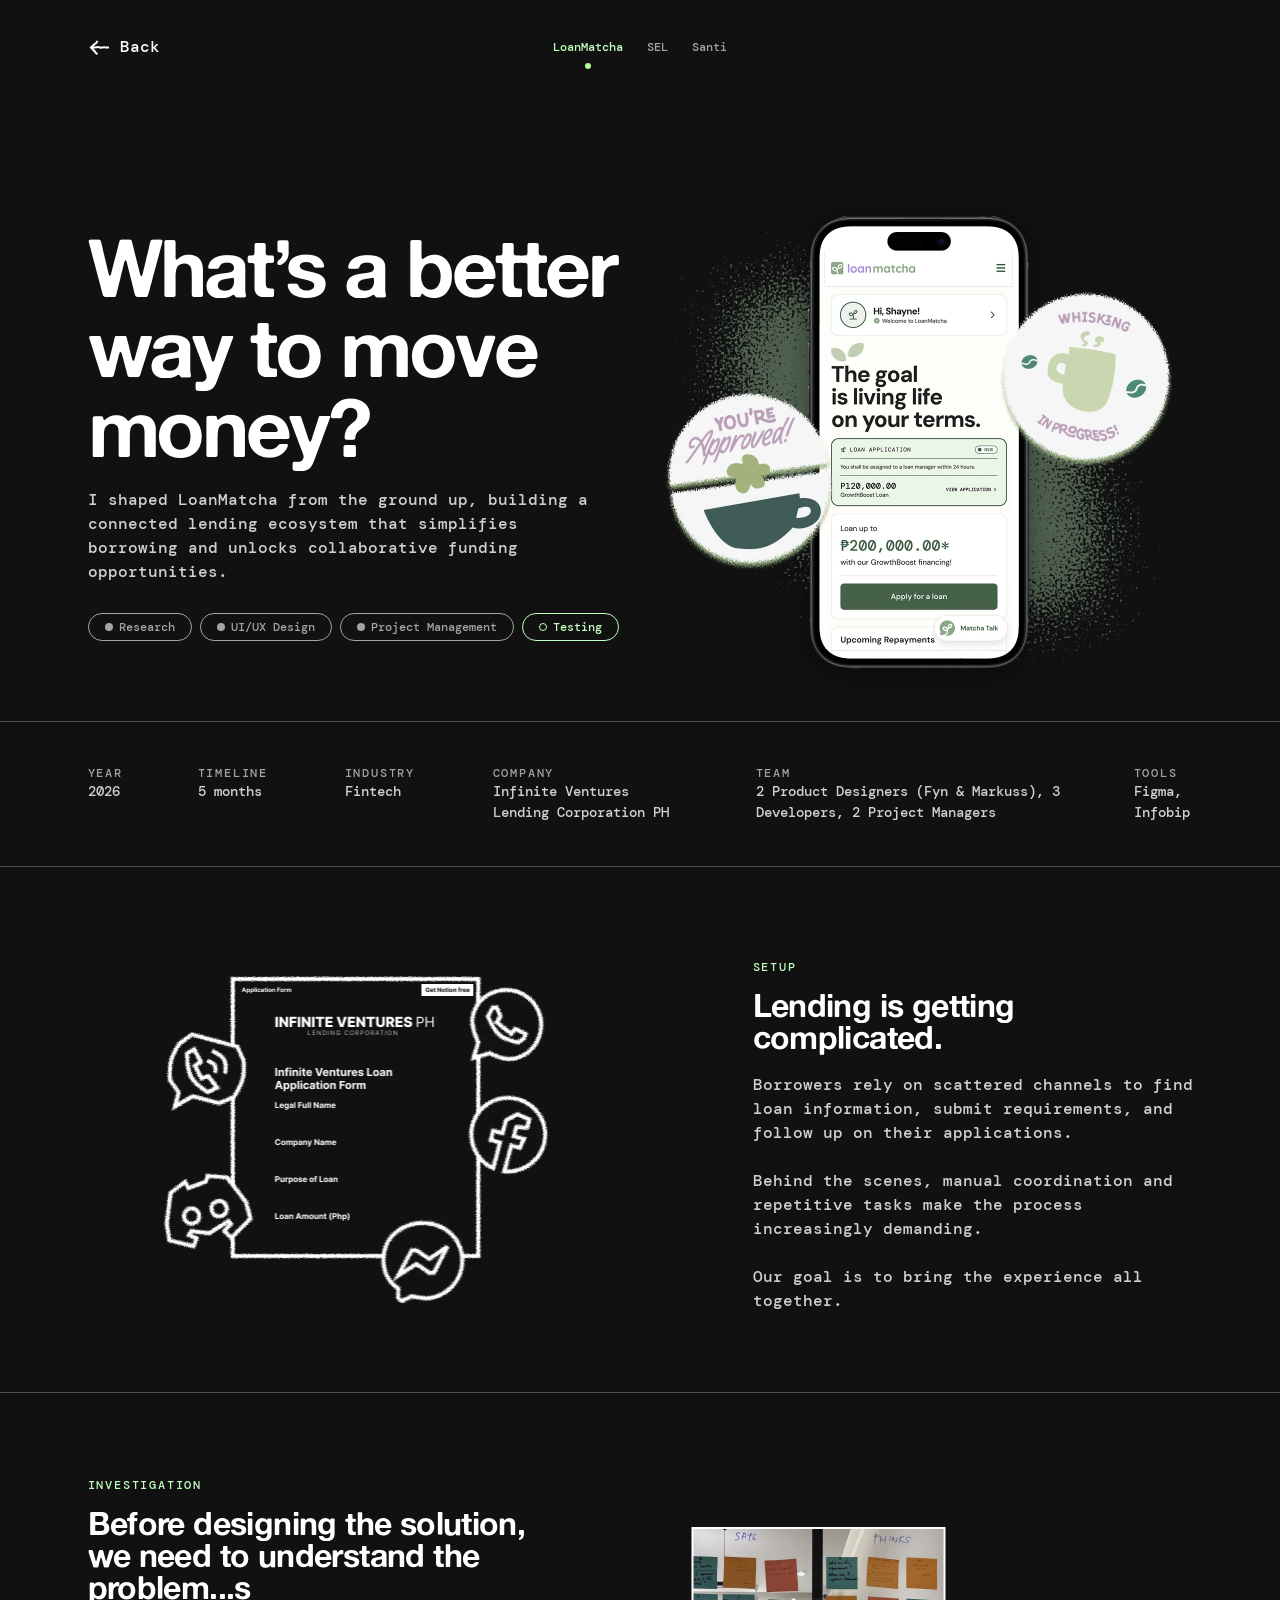
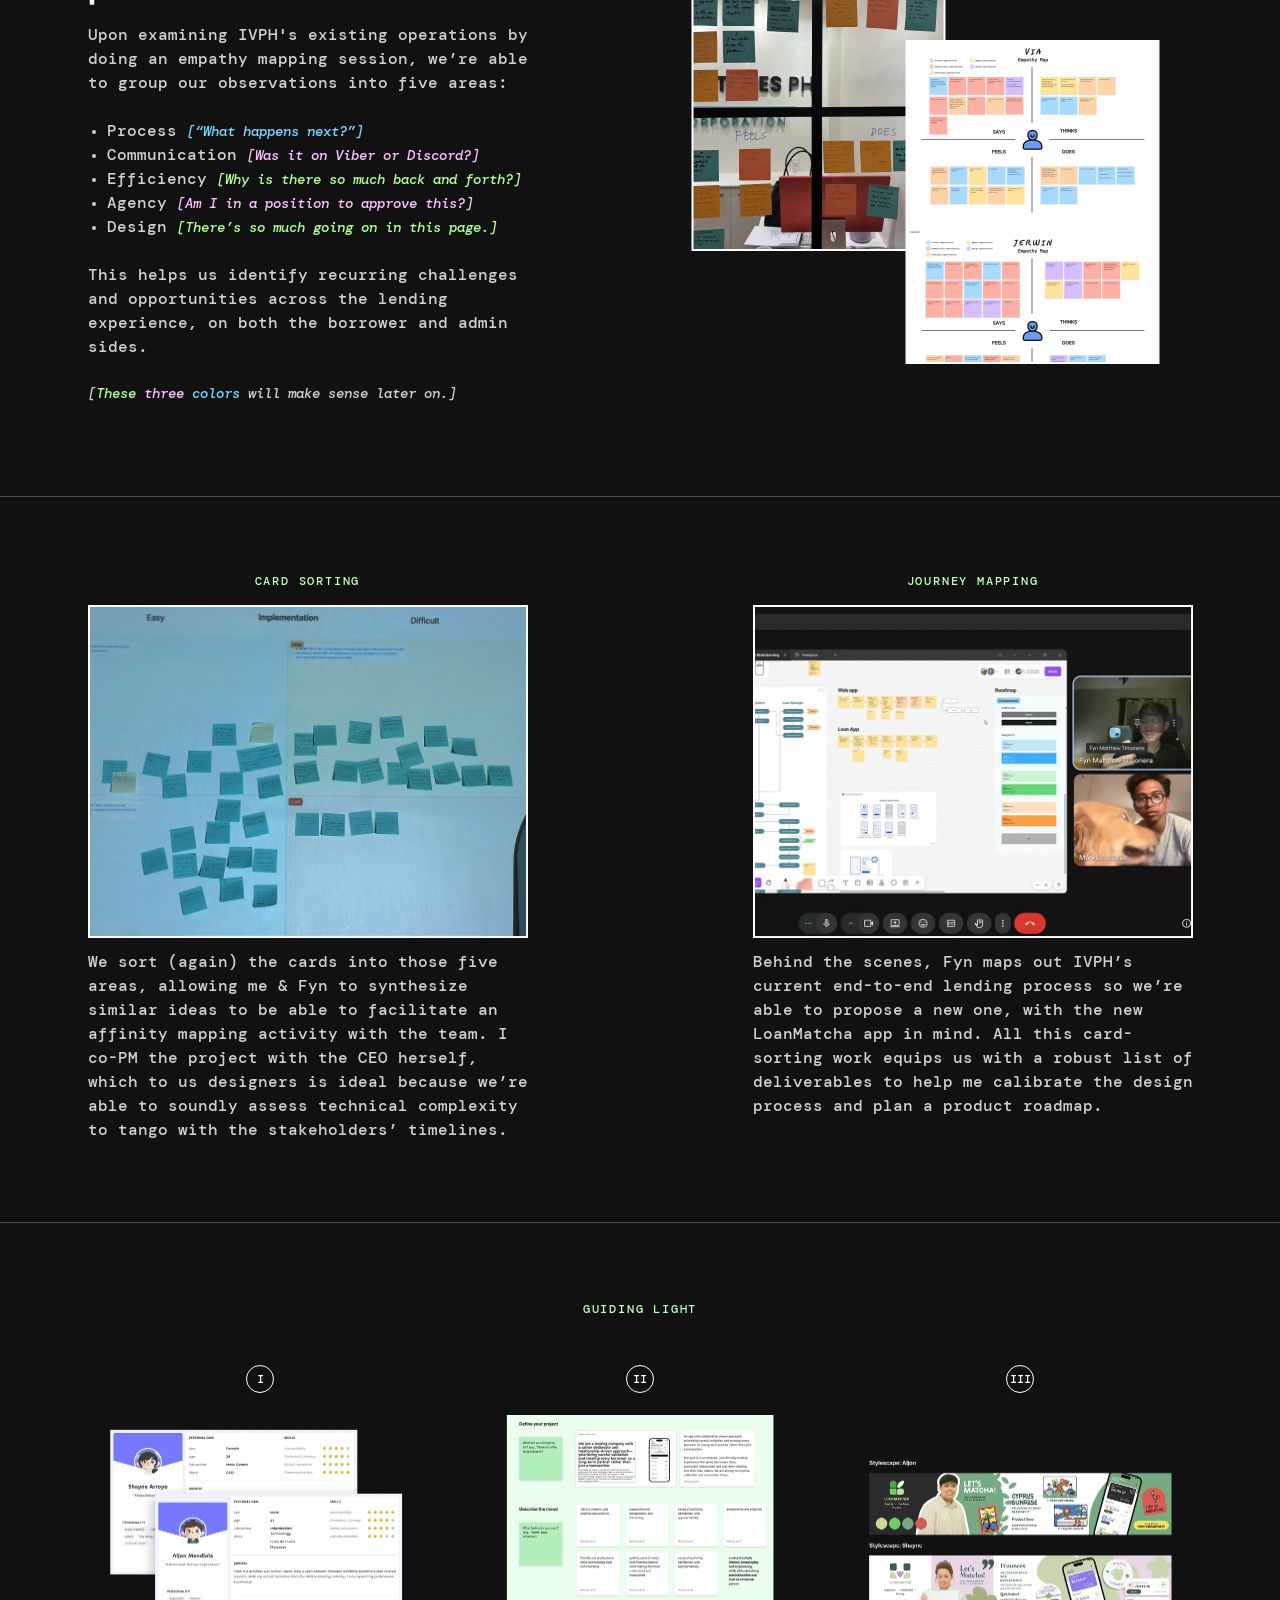
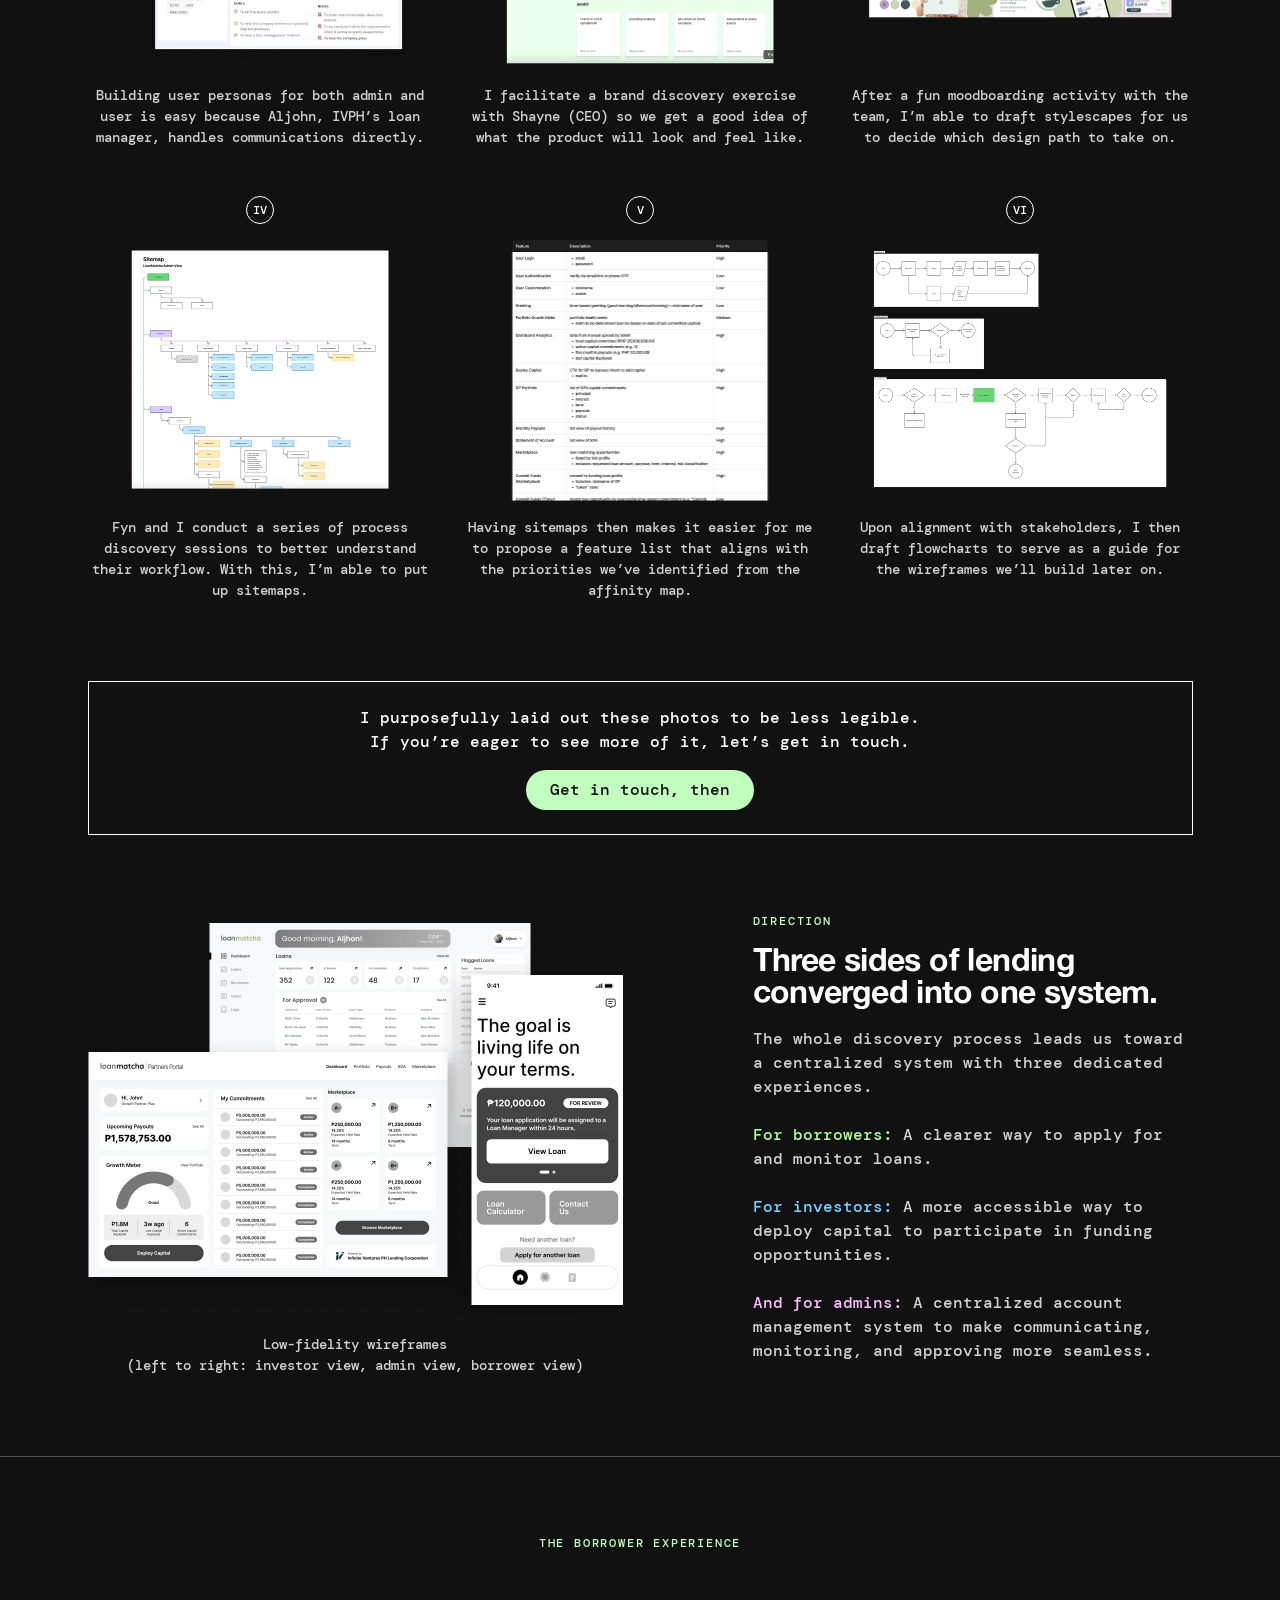
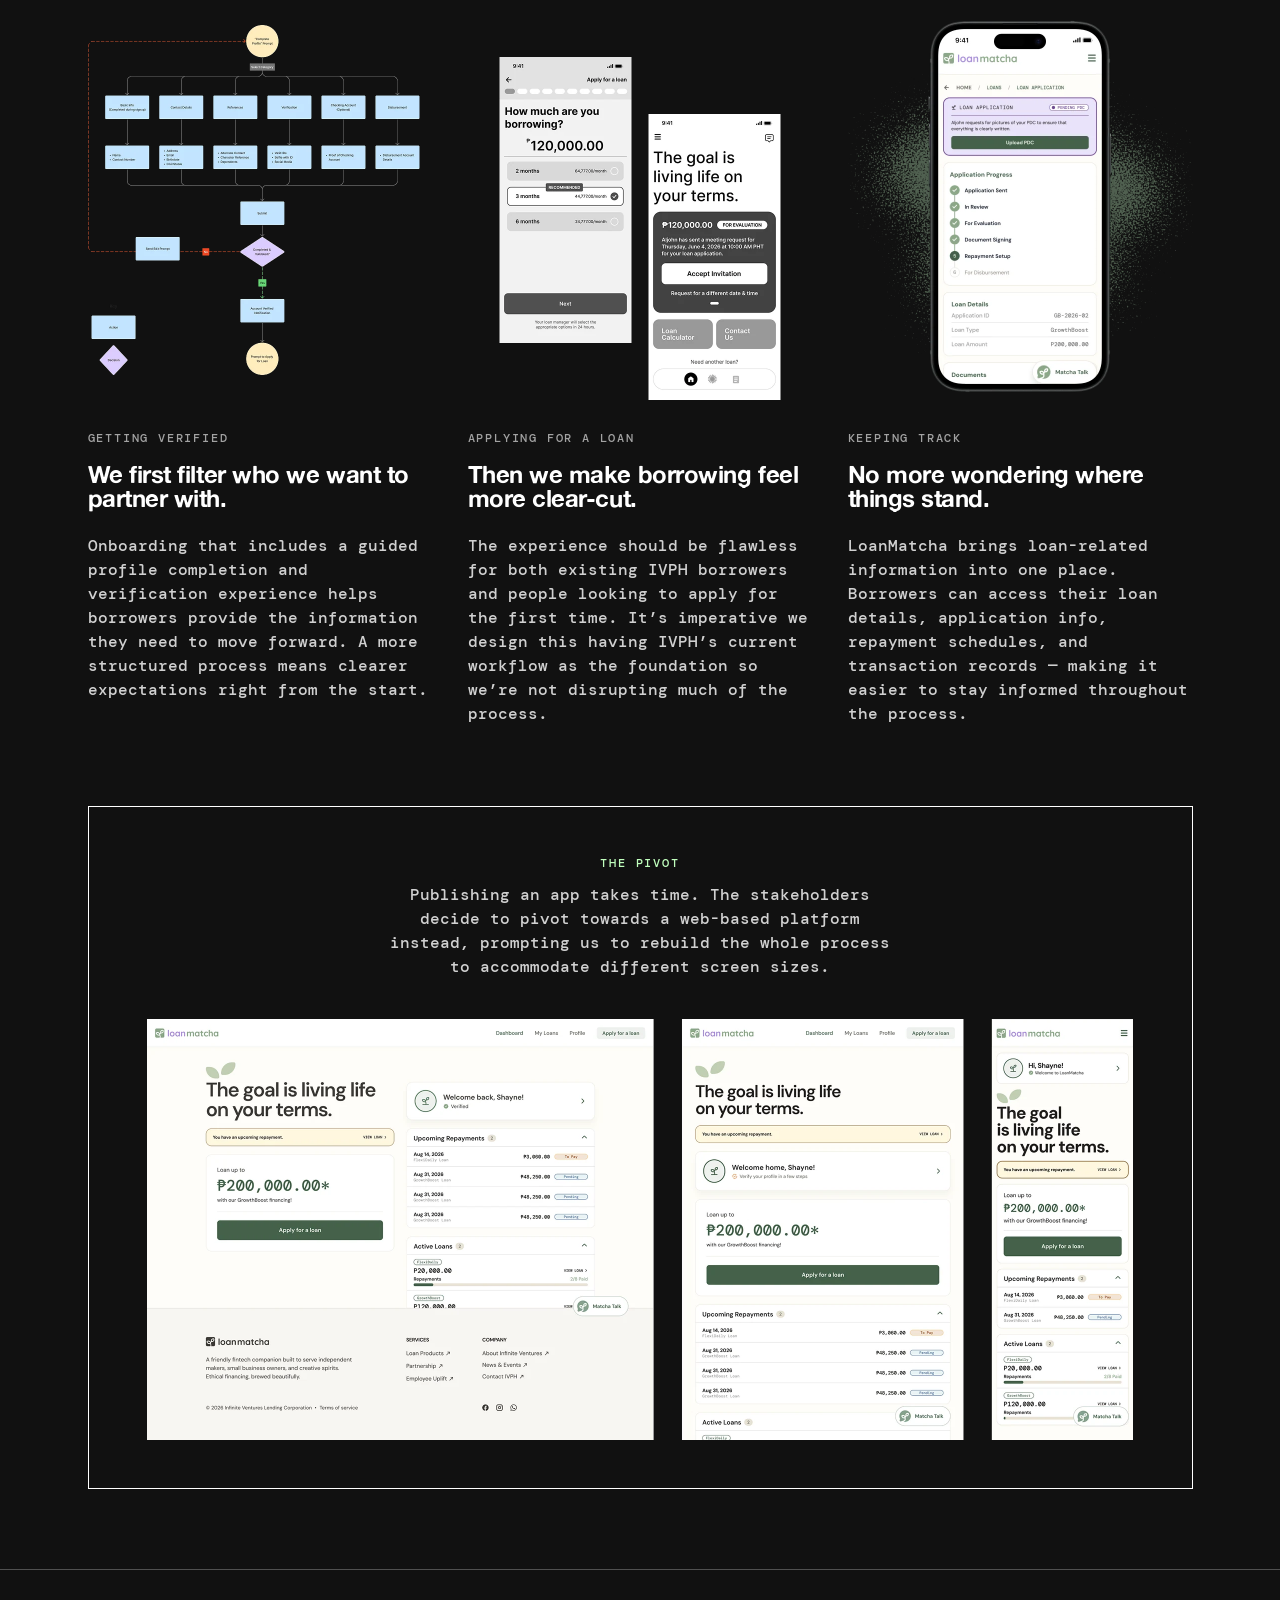
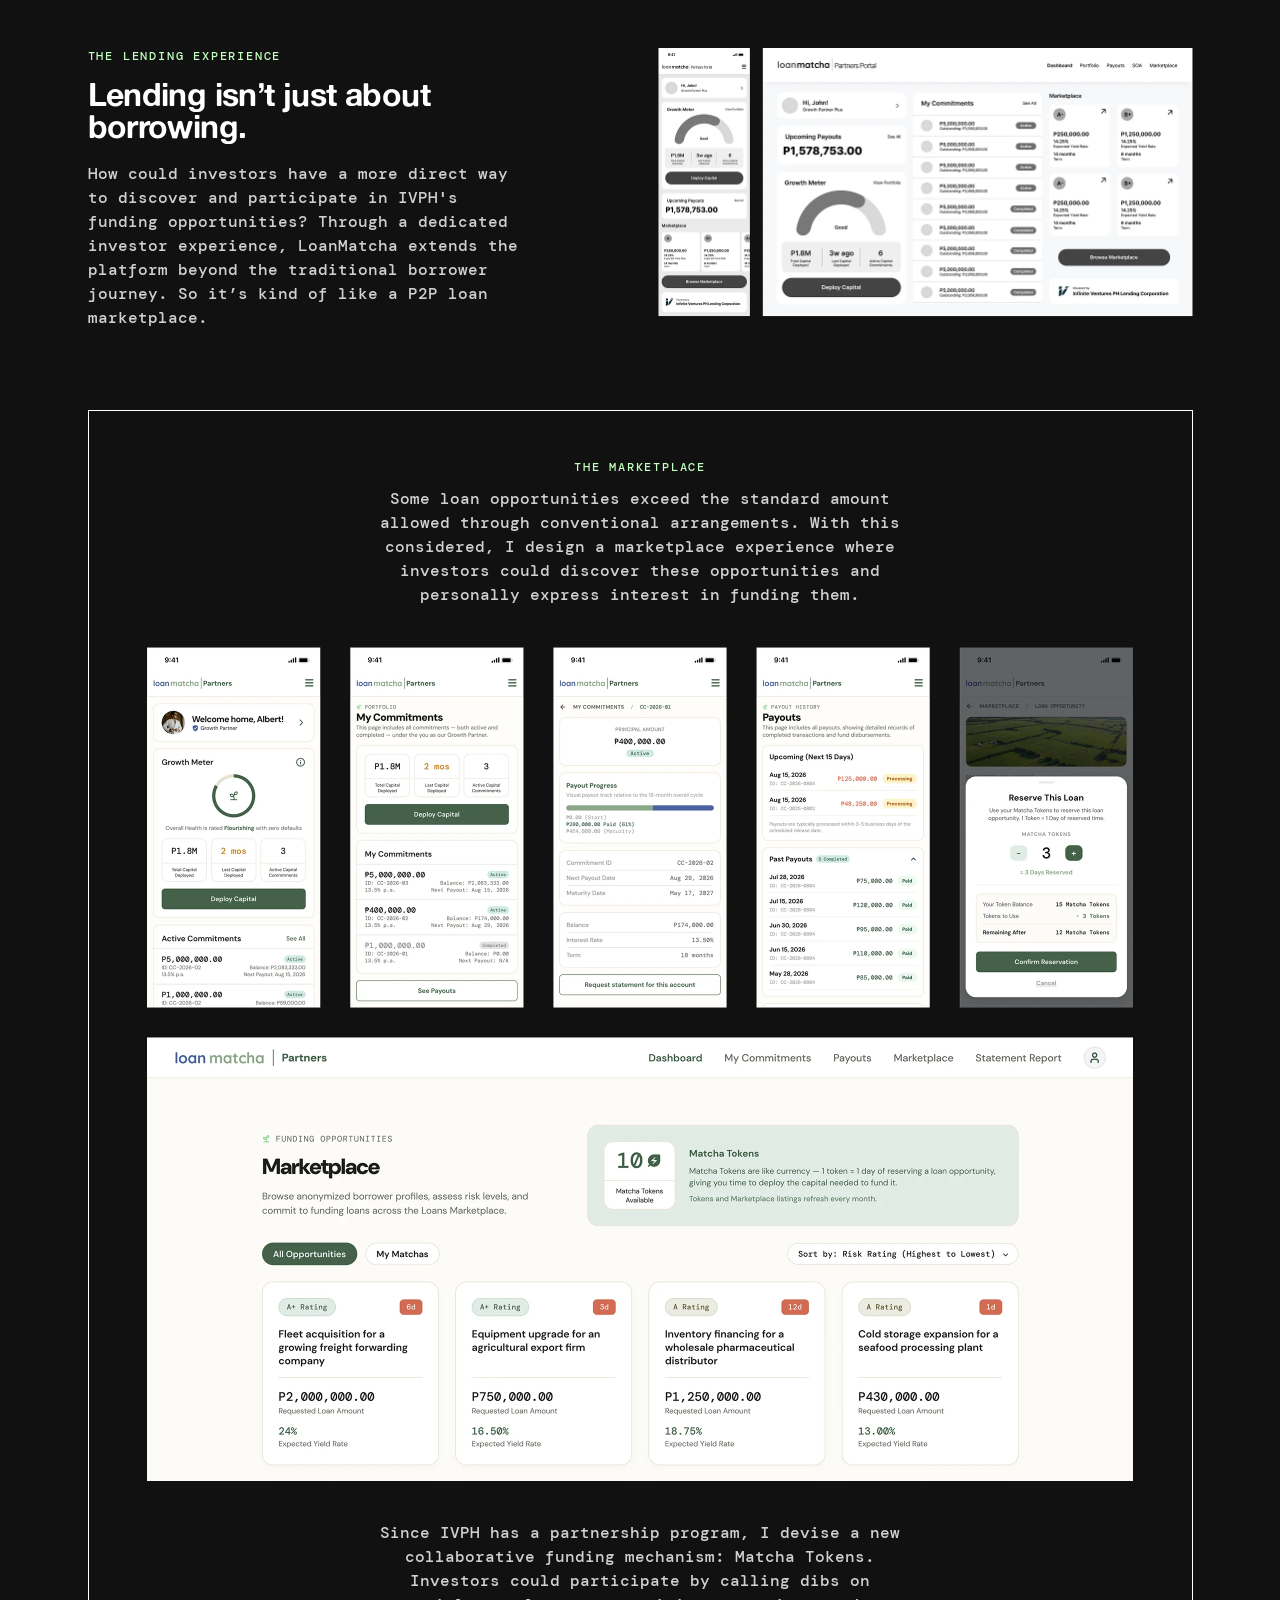
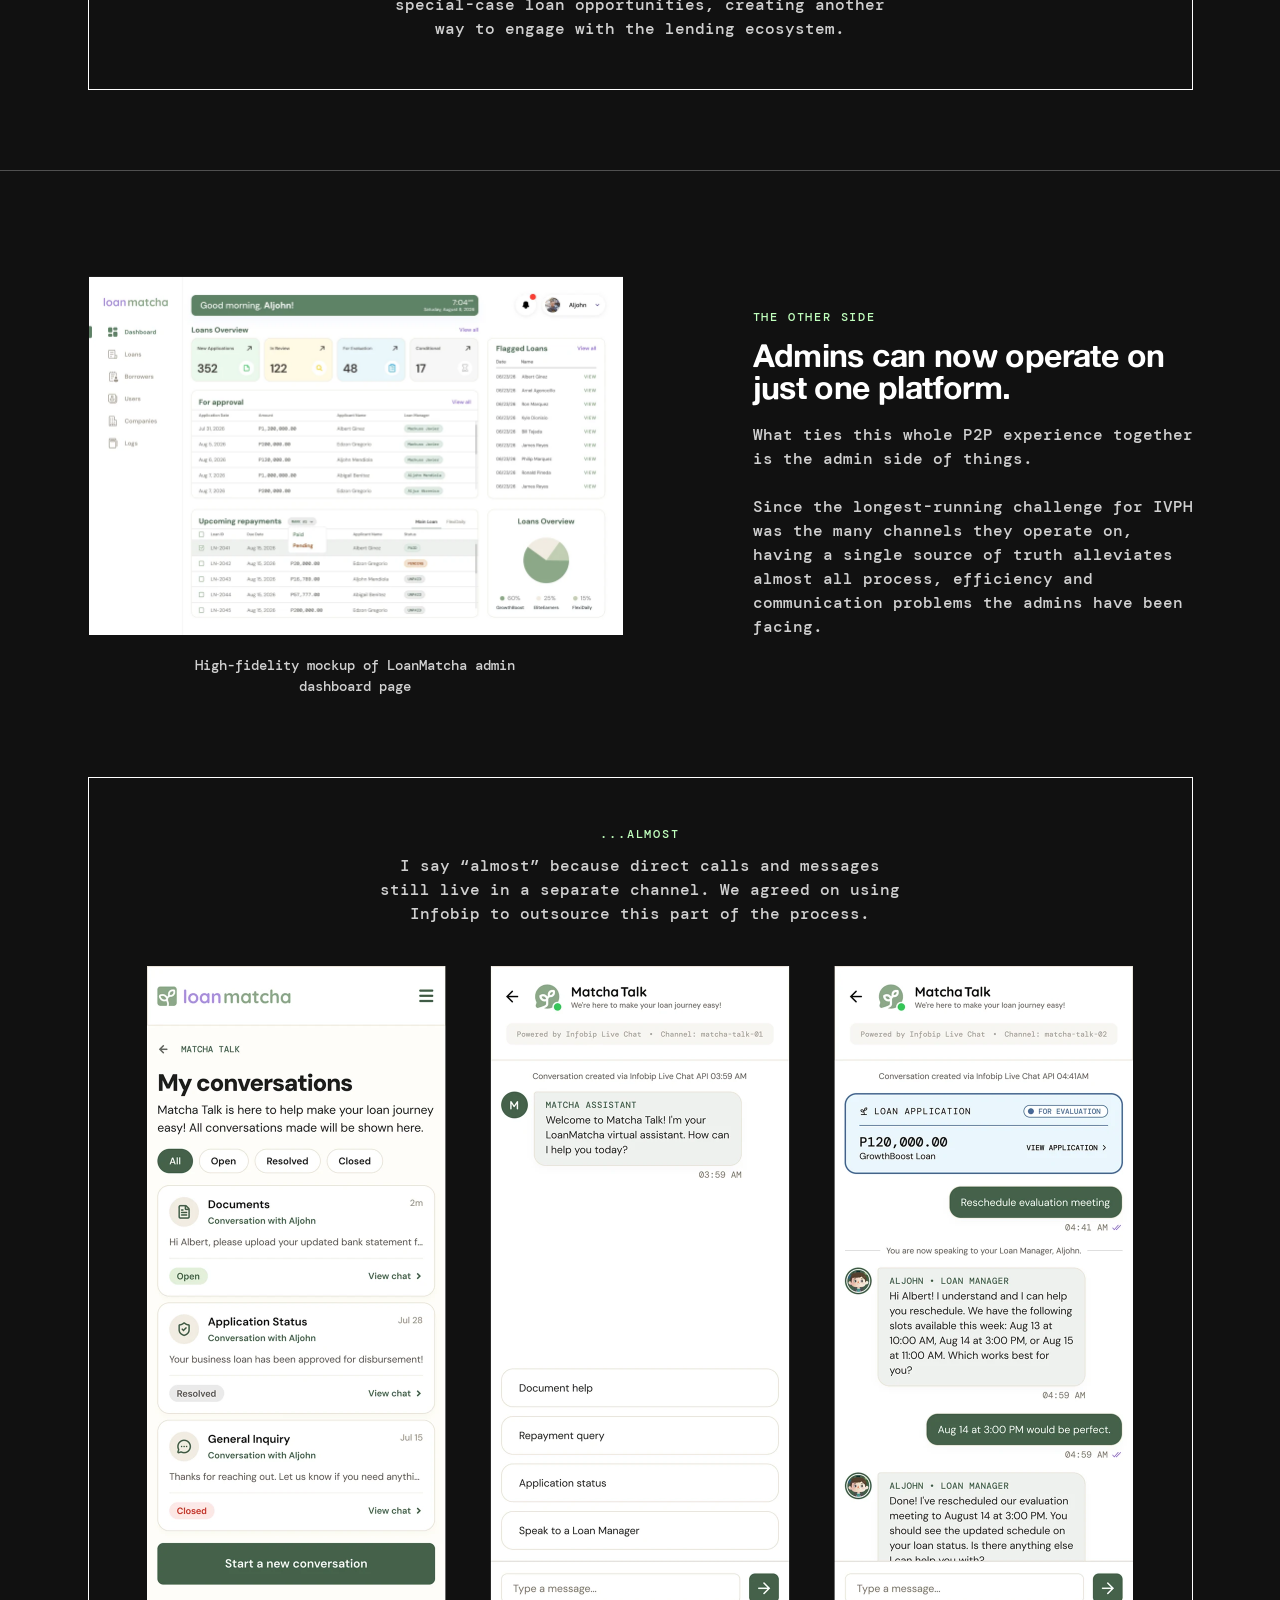
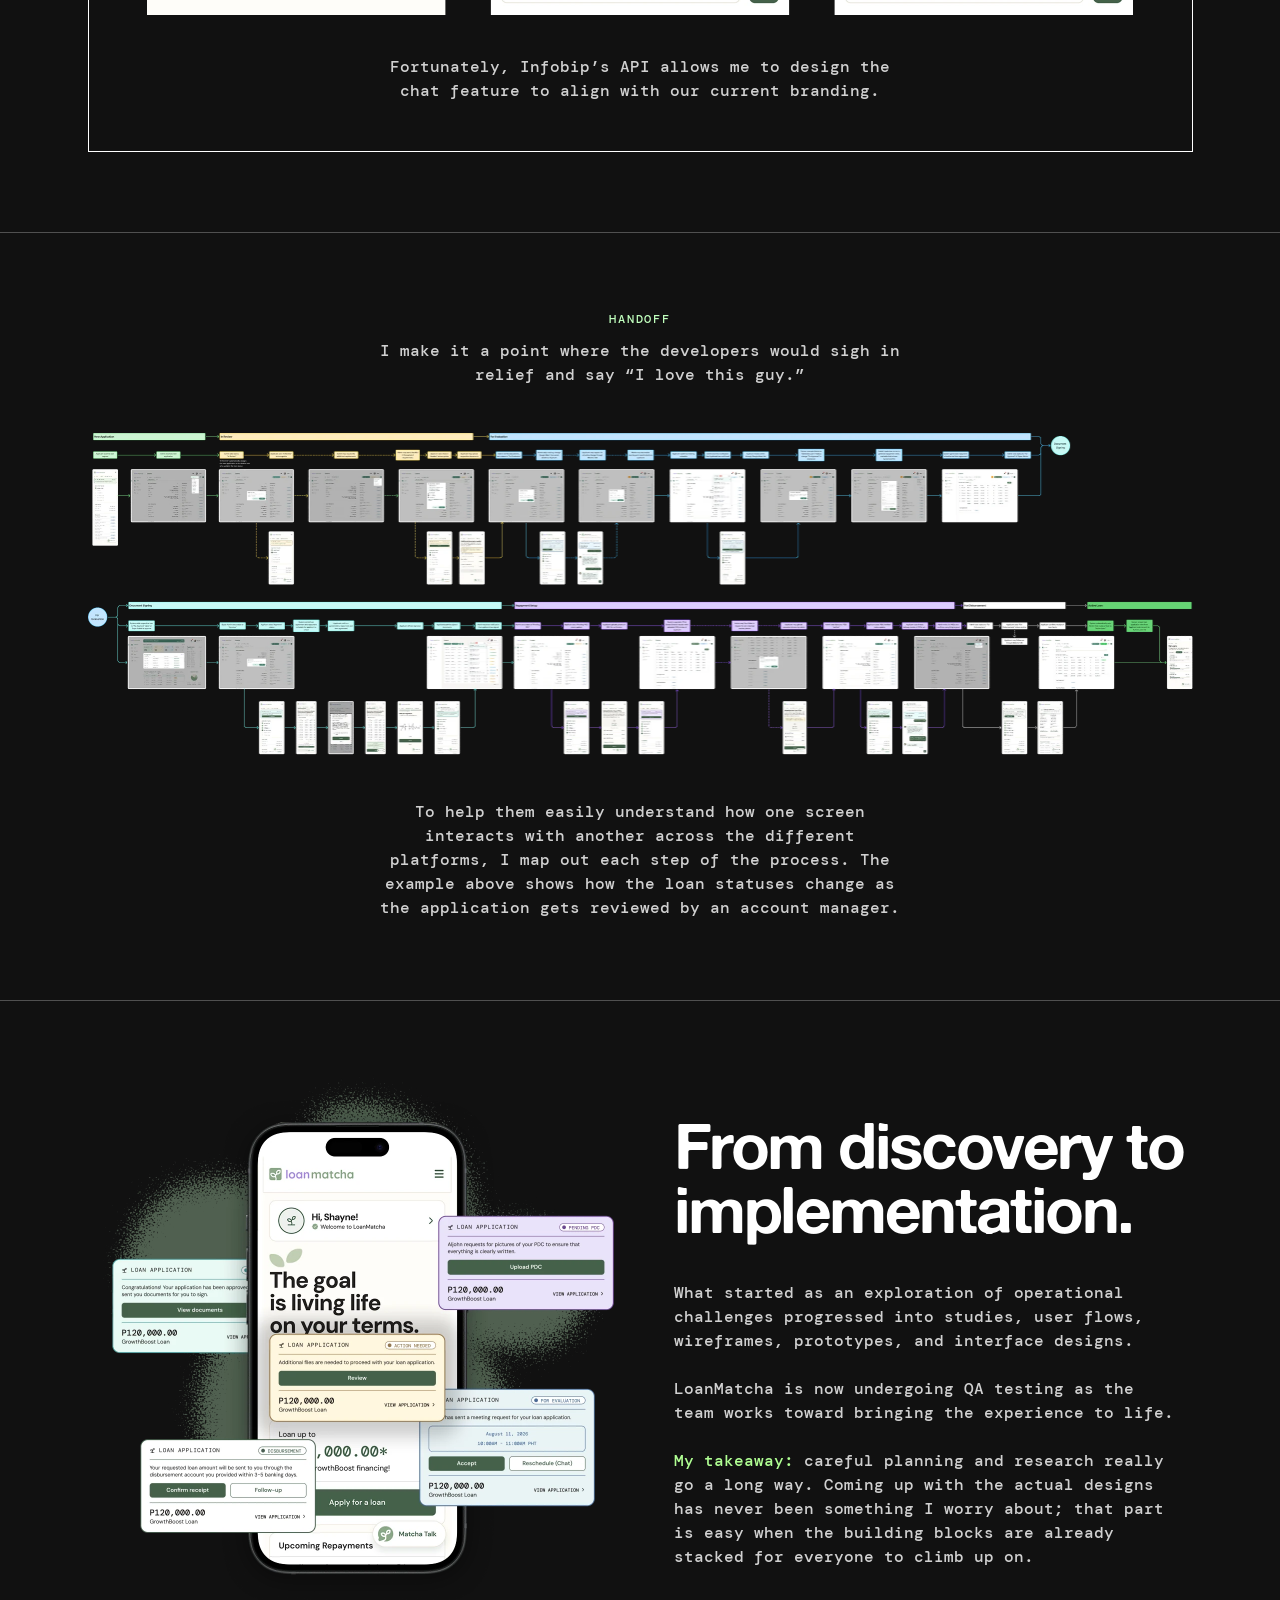
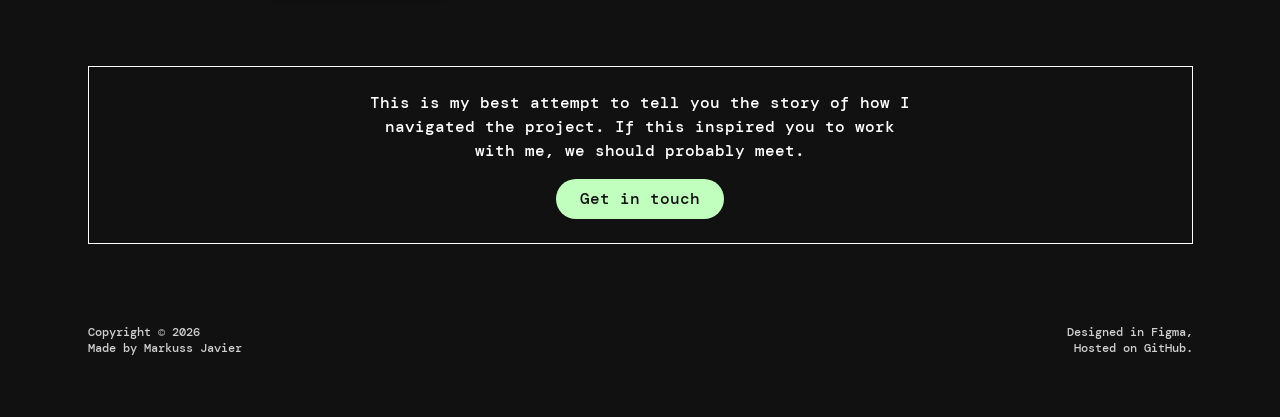
<file: case-studies.html>
<!DOCTYPE html>
<html lang="en">
<head>
  <meta charset="utf-8">
  <meta name="viewport" content="width=device-width, initial-scale=1">
  <title>LoanMatcha — Case studies — Markuss Javier</title>
  <meta name="description" content="Case studies by Markuss Javier, product designer and visual artist.">

  <!-- Link preview: the picture and text shown when someone shares this page -->
  <meta property="og:url" content="https://markussjavier.com/case-studies.html">
  <meta property="og:type" content="website">
  <meta property="og:site_name" content="Markuss Javier">
  <meta property="og:title" content="Case studies — Markuss Javier">
  <meta property="og:description" content="Case studies by Markuss Javier, product designer and visual artist.">
  <meta property="og:image" content="https://markussjavier.com/assets/images/social-sharing.png">
  <meta property="og:image:width" content="1200">
  <meta property="og:image:height" content="600">
  <meta property="og:image:alt" content="Markuss logo with the words Product Designer, Visual Artist, Drummer and Friend">
  <meta name="twitter:card" content="summary_large_image">

  <link rel="icon" href="assets/images/favicon.svg" type="image/svg+xml">

  <link rel="preconnect" href="https://fonts.googleapis.com">
  <link rel="preconnect" href="https://fonts.gstatic.com" crossorigin>
  <link href="https://fonts.googleapis.com/css2?family=DM+Mono:wght@500&display=swap" rel="stylesheet">

  <link rel="stylesheet" href="css/base.css">
  <link rel="stylesheet" href="css/case-studies.css">
  <link rel="stylesheet" href="css/enlarge.css">
</head>
<body>

  <!-- ===== Fixed top bar: Back + tabs ===== -->
  <header class="cs-header">
    <div class="container cs-header__inner">
      <a class="back" href="index.html">
        <svg width="24" height="24" viewBox="0 0 24 24" fill="none" stroke="currentColor" stroke-width="2" aria-hidden="true"><path d="M21 12.5L20.9 12.5L19.983 12.4803C18.8477 12.4558 17.9853 12.4245 17.396 12.3863L16.92 12.3554L16.444 12.3246C15.8547 12.2864 15.2653 12.321 14.676 12.4284L14.2 12.5151L13.724 12.6019C13.1347 12.7093 12.5453 12.685 11.956 12.5291L11.48 12.4031L11.004 12.2771C10.4147 12.1212 9.82533 12.0796 9.236 12.1525L8.76 12.2113L8.284 12.2701C7.69467 12.343 7.10533 12.3863 6.516 12.4002L6.04 12.4113L5.564 12.4225C4.97467 12.4364 4.498 12.4131 4.134 12.3527L3.84 12.304L3.546 12.2552C3.182 12.1948 3 12.2009 3 12.2736L3 12.3323L3.1 12.5L3 12.5M9.5 19L9.42929 18.9293L8.95951 18.8105L8.77034 18.7441C8.53613 18.662 8.23922 18.384 7.8796 17.9102L7.58913 17.5275L7.29867 17.1448C6.93905 16.671 6.5546 16.222 6.14532 15.7978L5.81475 15.4552L5.48418 15.1126C5.0749 14.6885 4.48036 14.0635 3.70055 13.2377L3.07071 12.5707L3 12.5L3.07071 12.4293L3.70518 11.7669C4.49071 10.9468 5.12004 10.3567 5.59317 9.99635L5.97532 9.70533L6.35747 9.41431C6.8306 9.054 7.28633 8.67629 7.72466 8.28117L8.07869 7.96203L8.43272 7.6429C8.87104 7.24778 9.1346 6.93644 9.22339 6.7089L9.2951 6.52511L9.42929 6.07071L9.5 6"/></svg>
        <span>Back</span>
      </a>

      <nav class="cs-tabs" role="tablist" aria-label="Case studies">
        <a class="cs-tab" role="tab" id="tab-loanmatcha" href="#loanmatcha" data-tab="loanmatcha" aria-controls="panel-loanmatcha">LoanMatcha</a>
        <a class="cs-tab" role="tab" id="tab-sel"        href="#sel"        data-tab="sel"        aria-controls="panel-sel">SEL</a>
        <a class="cs-tab" role="tab" id="tab-santi"      href="#santi"      data-tab="santi"      aria-controls="panel-santi">Santi</a>
      </nav>
    </div>
  </header>

  <main>

    <!-- =====================================================
         TAB 1: LOANMATCHA
         ===================================================== -->
    <div class="cs-panel" role="tabpanel" id="panel-loanmatcha" aria-labelledby="tab-loanmatcha">
      <!-- Opening #sel or #santi directly: hide this first tab right away, so its pictures don't download -->
      <script>if (/^#(sel|santi)$/.test(location.hash)) { document.getElementById('panel-loanmatcha').hidden = true; }</script>

      <!-- Section 1: Hero -->
      <section class="cs-section cs-hero" id="lm-hero">
        <div class="container cs-hero__grid">
          <div class="cs-hero__text">
            <h1 class="title title--xl cs-title">What’s a better way to move money?</h1>
            <p class="cs-hero__lead">I shaped LoanMatcha from the ground up, building a connected lending ecosystem that simplifies borrowing and unlocks collaborative funding opportunities.</p>
            <ul class="pills" aria-label="My role">
              <li class="pill">Research</li>
              <li class="pill">UI/UX Design</li>
              <li class="pill">Project Management</li>
              <li class="pill pill--active">Testing</li>
            </ul>
          </div>

          <!-- Hero artwork: phone with "You're approved!" and "Whisking in progress!" stickers -->
          <figure class="media cs-hero__art" data-label="Hero artwork">
            <img src="assets/images/case-studies/loanmatcha/loanmatcha-01-hero.webp" width="1110" height="1186" loading="lazy" alt="LoanMatcha mobile app home screen with approval and in-progress stickers" onerror="this.remove()">
          </figure>
        </div>
      </section>

      <!-- Section 2: Project facts -->
      <section class="cs-section cs-facts" id="lm-facts" aria-label="Project details">
        <div class="container">
          <dl class="facts">
            <div class="facts__item facts__item--year">
              <dt>Year</dt>
              <dd>2026</dd>
            </div>
            <div class="facts__item facts__item--timeline">
              <dt>Timeline</dt>
              <dd>5 months</dd>
            </div>
            <div class="facts__item facts__item--industry">
              <dt>Industry</dt>
              <dd>Fintech</dd>
            </div>
            <div class="facts__item facts__item--company">
              <dt>Company</dt>
              <dd>Infinite Ventures Lending Corporation PH</dd>
            </div>
            <div class="facts__item facts__item--team">
              <dt>Team</dt>
              <dd>2 Product Designers (Fyn &amp; Markuss), 3 Developers, 2 Project Managers</dd>
            </div>
            <div class="facts__item facts__item--tools">
              <dt>Tools</dt>
              <dd>Figma, Infobip</dd>
            </div>
          </dl>
        </div>
      </section>

      <!-- Section 3: Setup -->
      <section class="cs-section cs-split" id="lm-setup">
        <div class="container cs-split__grid">
          <figure class="media cs-split__art" data-label="Application form with messaging app icons">
            <img src="assets/images/case-studies/loanmatcha/loanmatcha-02-setup.webp" width="1072" height="690" loading="lazy" alt="Sketch of a loan application form surrounded by messaging app icons: phone call, Facebook, Messenger and Discord" onerror="this.remove()">
          </figure>

          <div class="cs-split__text">
            <p class="eyebrow">Setup</p>
            <h2 class="title cs-heading">Lending is getting complicated.</h2>
            <p>Borrowers rely on scattered channels to find loan information, submit requirements, and follow up on their applications.</p>
            <p>Behind the scenes, manual coordination and repetitive tasks make the process increasingly demanding.</p>
            <p>Our goal is to bring the experience all together.</p>
          </div>
        </div>
      </section>

      <!-- Section 4: Investigation -->
      <section class="cs-section cs-split cs-split--investigation" id="lm-investigation">
        <div class="container cs-split__grid">
          <div class="cs-split__text">
            <p class="eyebrow">Investigation</p>
            <h2 class="title cs-heading">Before designing the solution, we need to understand the problem...s</h2>
            <p>Upon examining IVPH's existing operations by doing an empathy mapping session, we’re able to group our observations into five areas:</p>
            <ul class="areas">
              <li>Process <em class="c-blue">[“What happens next?”]</em></li>
              <li>Communication <em class="c-pink">[Was it on Viber or Discord?]</em></li>
              <li>Efficiency <em class="c-green">[Why is there so much back and forth?]</em></li>
              <li>Agency <em class="c-pink">[Am I in a position to approve this?]</em></li>
              <li>Design <em class="c-green">[There’s so much going on in this page.]</em></li>
            </ul>
            <p>This helps us identify recurring challenges and opportunities across the lending experience, on both the borrower and admin sides.</p>
            <p class="areas-note">[<span class="c-green">These</span> <span class="c-pink">three</span> <span class="c-blue">colors</span> will make sense later on.]</p>
          </div>

          <figure class="media cs-split__art" data-label="Empathy mapping session photos" data-zoom-group="lm-investigation">
            <img src="assets/images/case-studies/loanmatcha/loanmatcha-03-investigation.webp" width="1070" height="1074" loading="lazy" alt="Sticky notes on a window and two empathy map boards from the empathy mapping session" onerror="this.remove()">
          </figure>
        </div>
      </section>

      <!-- Section 5: Card sorting + Journey mapping (two columns) -->
      <section class="cs-section cs-duo" id="lm-process">
        <div class="container cs-duo__grid">
          <article class="cs-duo__item cs-duo__item--left">
            <p class="eyebrow">Card sorting</p>
            <figure class="media cs-duo__art" data-label="Card sorting" data-zoom-group="lm-process">
              <img src="assets/images/case-studies/loanmatcha/loanmatcha-04-cardsorting.webp" width="888" height="672" loading="lazy" alt="Sticky notes sorted on a wall between Easy and Difficult implementation" onerror="this.remove()">
            </figure>
            <p>We sort (again) the cards into those five areas, allowing me &amp; Fyn to synthesize similar ideas to be able to facilitate an affinity mapping activity with the team. I co-PM the project with the CEO herself, which to us designers is ideal because we’re able to soundly assess technical complexity to tango with the stakeholders’ timelines.</p>
          </article>

          <article class="cs-duo__item cs-duo__item--right">
            <p class="eyebrow">Journey mapping</p>
            <figure class="media cs-duo__art" data-label="Journey mapping" data-zoom-group="lm-process">
              <img src="assets/images/case-studies/loanmatcha/loanmatcha-05-journeymapping.webp" width="888" height="672" loading="lazy" alt="Video call screenshot of the team mapping the lending journey on a shared whiteboard" onerror="this.remove()">
            </figure>
            <p>Behind the scenes, Fyn maps out IVPH’s current end-to-end lending process so we’re able to propose a new one, with the new LoanMatcha app in mind. All this card-sorting work equips us with a robust list of deliverables to help me calibrate the design process and plan a product roadmap.</p>
          </article>
        </div>
      </section>

      <!-- Section 6: Guiding light (six steps + "get in touch" box) -->
      <section class="cs-section cs-steps" id="lm-guiding">
        <div class="container">
          <p class="eyebrow">Guiding light</p>
          <div class="steps__grid">
            <article class="step">
              <span class="step__num">I</span>
              <figure class="media step__art" data-label="Step I" data-zoom-group="lm-guiding">
                <img src="assets/images/case-studies/loanmatcha/loanmatcha-06-userpersona.webp" width="690" height="521" loading="lazy" alt="Sketch-style user personas for the admin and the borrower" onerror="this.remove()">
              </figure>
              <p>Building user personas for both admin and user is easy because Aljohn, IVPH’s loan manager, handles communications directly.</p>
            </article>
            <article class="step">
              <span class="step__num">II</span>
              <figure class="media step__art" data-label="Step II" data-zoom-group="lm-guiding">
                <img src="assets/images/case-studies/loanmatcha/loanmatcha-07-moodboard.webp" width="690" height="521" loading="lazy" alt="Brand discovery exercise board with the CEO" onerror="this.remove()">
              </figure>
              <p>I facilitate a brand discovery exercise with Shayne (CEO) so we get a good idea of what the product will look and feel like.</p>
            </article>
            <article class="step">
              <span class="step__num">III</span>
              <figure class="media step__art" data-label="Step III" data-zoom-group="lm-guiding">
                <img src="assets/images/case-studies/loanmatcha/loanmatcha-08-stylescape.webp" width="690" height="521" loading="lazy" alt="Two stylescape options for the LoanMatcha brand" onerror="this.remove()">
              </figure>
              <p>After a fun moodboarding activity with the team, I’m able to draft stylescapes for us to decide which design path to take on.</p>
            </article>
            <article class="step">
              <span class="step__num">IV</span>
              <figure class="media step__art" data-label="Step IV" data-zoom-group="lm-guiding">
                <img src="assets/images/case-studies/loanmatcha/loanmatcha-09-sitemap.webp" width="690" height="521" loading="lazy" alt="Sitemap of the LoanMatcha platform" onerror="this.remove()">
              </figure>
              <p>Fyn and I conduct a series of process discovery sessions to better understand their workflow. With this, I’m able to put up sitemaps.</p>
            </article>
            <article class="step">
              <span class="step__num">V</span>
              <figure class="media step__art" data-label="Step V" data-zoom-group="lm-guiding">
                <img src="assets/images/case-studies/loanmatcha/loanmatcha-10-featurelist.webp" width="690" height="522" loading="lazy" alt="Feature list with priorities" onerror="this.remove()">
              </figure>
              <p>Having sitemaps then makes it easier for me to propose a feature list that aligns with the priorities we’ve identified from the affinity map.</p>
            </article>
            <article class="step">
              <span class="step__num">VI</span>
              <figure class="media step__art" data-label="Step VI" data-zoom-group="lm-guiding">
                <img src="assets/images/case-studies/loanmatcha/loanmatcha-11-flowchart.webp" width="690" height="521" loading="lazy" alt="Flowcharts for the main user flows" onerror="this.remove()">
              </figure>
              <p>Upon alignment with stakeholders, I then draft flowcharts to serve as a guide for the wireframes we’ll build later on.</p>
            </article>
          </div>

          <div class="callout">
            <p>I purposefully laid out these photos to be less legible.<br class="only-desktop"> If you’re eager to see more of it, let’s get in touch.</p>
            <a class="btn" href="contact.html?from=loanmatcha">Get in touch, then</a>
          </div>
        </div>
      </section>

      <!-- Section 7: Direction -->
      <section class="cs-section cs-direction" id="lm-direction">
        <div class="container cs-direction__grid">
          <div class="cs-direction__art">
            <figure class="media" data-label="Low-fidelity wireframes">
              <img src="assets/images/case-studies/loanmatcha/loanmatcha-12-direction.webp" width="1070" height="802" loading="lazy" alt="Low-fidelity wireframes of the investor, admin and borrower views" onerror="this.remove()">
            </figure>
            <p class="caption">Low-fidelity wireframes<br>(left to right: investor view, admin view, borrower view)</p>
          </div>

          <div class="cs-split__text">
            <p class="eyebrow">Direction</p>
            <h2 class="title cs-heading">Three sides of lending converged into one system.</h2>
            <p>The whole discovery process leads us toward a centralized system with three dedicated experiences.</p>
            <p><span class="c-green">For borrowers:</span> A clearer way to apply for and monitor loans.</p>
            <p><span class="c-blue">For investors:</span> A more accessible way to deploy capital to participate in funding opportunities.</p>
            <p><span class="c-pink">And for admins:</span> A centralized account management system to make communicating, monitoring, and approving more seamless.</p>
          </div>
        </div>
      </section>

      <!-- Section 8: The borrower experience (three columns) + The pivot box -->
      <section class="cs-section cs-borrower" id="lm-borrower">
        <div class="container">
          <p class="eyebrow">The borrower experience</p>
          <div class="exp__grid">
            <article class="exp">
              <figure class="media exp__art" data-label="Getting verified" data-zoom-group="lm-borrower">
                <img src="assets/images/case-studies/loanmatcha/loanmatcha-13-gettingverified.webp" width="690" height="800" loading="lazy" alt="Flowchart of the borrower onboarding and verification process" onerror="this.remove()">
              </figure>
              <p class="eyebrow eyebrow--muted">Getting verified</p>
              <h3 class="title cs-subheading">We first filter who we want to partner with.</h3>
              <p>Onboarding that includes a guided profile completion and verification experience helps borrowers provide the information they need to move forward. A more structured process means clearer expectations right from the start.</p>
            </article>
            <article class="exp">
              <figure class="media exp__art" data-label="Applying for a loan" data-zoom-group="lm-borrower">
                <img src="assets/images/case-studies/loanmatcha/loanmatcha-14-applying.webp" width="690" height="800" loading="lazy" alt="Loan application screens: choosing a loan amount and the borrower home screen" onerror="this.remove()">
              </figure>
              <p class="eyebrow eyebrow--muted">Applying for a loan</p>
              <h3 class="title cs-subheading">Then we make borrowing feel more clear-cut.</h3>
              <p>The experience should be flawless for both existing IVPH borrowers and people looking to apply for the first time. It’s imperative we design this having IVPH’s current workflow as the foundation so we’re not disrupting much of the process.</p>
            </article>
            <article class="exp">
              <figure class="media exp__art" data-label="Keeping track" data-zoom-group="lm-borrower">
                <img src="assets/images/case-studies/loanmatcha/loanmatcha-15-keepingtrack.webp" width="690" height="800" loading="lazy" alt="Loan application progress screen on a phone" onerror="this.remove()">
              </figure>
              <p class="eyebrow eyebrow--muted">Keeping track</p>
              <h3 class="title cs-subheading">No more wondering where things stand.</h3>
              <p>LoanMatcha brings loan-related information into one place. Borrowers can access their loan details, application info, repayment schedules, and transaction records — making it easier to stay informed throughout the process.</p>
            </article>
          </div>

          <div class="pivot">
            <p class="eyebrow">The pivot</p>
            <p class="pivot__text">Publishing an app takes time. The stakeholders decide to pivot towards a web-based platform instead, prompting us to rebuild the whole process to accommodate different screen sizes.</p>
            <figure class="media pivot__art" data-label="Web and mobile versions">
              <img src="assets/images/case-studies/loanmatcha/loanmatcha-16-pivot.webp" width="1972" height="842" loading="lazy" alt="LoanMatcha home screen on desktop, tablet and phone" onerror="this.remove()">
            </figure>
          </div>
        </div>
      </section>

      <!-- Section 9: The lending experience + The marketplace box -->
      <section class="cs-section cs-lending" id="lm-lending">
        <div class="container">
          <div class="tc">
            <figure class="media tc__art tc__art--right" data-label="Investor views" style="aspect-ratio: 1072 / 540;">
              <img src="assets/images/case-studies/loanmatcha/loanmatcha-17-lending.webp" width="1072" height="540" loading="lazy" alt="Investor view wireframes on phone and desktop" onerror="this.remove()">
            </figure>
            <div class="cs-split__text tc__text tc__text--left">
              <p class="eyebrow">The lending experience</p>
              <h2 class="title cs-heading">Lending isn’t just about borrowing.</h2>
              <p>How could investors have a more direct way to discover and participate in IVPH's funding opportunities? Through a dedicated investor experience, LoanMatcha extends the platform beyond the traditional borrower journey. So it’s kind of like a P2P loan marketplace.</p>
            </div>
          </div>

          <div class="pivot pivot--spaced">
            <p class="eyebrow">The marketplace</p>
            <p class="pivot__text">Some loan opportunities exceed the standard amount allowed through conventional arrangements. With this considered, I design a marketplace experience where investors could discover these opportunities and personally express interest in funding them.</p>
            <figure class="media pivot__art" data-label="Marketplace screens" style="aspect-ratio: 1972 / 1668;">
              <img src="assets/images/case-studies/loanmatcha/loanmatcha-18-marketplace.webp" width="1972" height="1668" loading="lazy" alt="Investor app screens and the web Marketplace page with Matcha Tokens" onerror="this.remove()">
            </figure>
            <p class="pivot__text pivot__text--after">Since IVPH has a partnership program, I devise a new collaborative funding mechanism: Matcha Tokens. Investors could participate by calling dibs on special-case loan opportunities, creating another way to engage with the lending ecosystem.</p>
          </div>
        </div>
      </section>

      <!-- Section 10: The other side + "...Almost" box -->
      <section class="cs-section cs-otherside" id="lm-otherside">
        <div class="container">
          <div class="tc tc--center">
            <div class="tc__art tc__art--left">
              <figure class="media" data-label="Admin dashboard" style="aspect-ratio: 1072 / 770;">
                <img src="assets/images/case-studies/loanmatcha/loanmatcha-19-otherside.webp" width="1072" height="770" loading="lazy" alt="LoanMatcha admin dashboard page" onerror="this.remove()">
              </figure>
              <p class="caption caption--narrow">High-fidelity mockup of LoanMatcha admin dashboard page</p>
            </div>
            <div class="cs-split__text tc__text tc__text--right">
              <p class="eyebrow">The other side</p>
              <h2 class="title cs-heading">Admins can now operate on just one platform.</h2>
              <p>What ties this whole P2P experience together is the admin side of things.</p>
              <p>Since the longest-running challenge for IVPH was the many channels they operate on, having a single source of truth alleviates almost all process, efficiency and communication problems the admins have been facing.</p>
            </div>
          </div>

          <div class="pivot pivot--spaced">
            <p class="eyebrow">...Almost</p>
            <p class="pivot__text">I say “almost” because direct calls and messages still live in a separate channel. We agreed on using Infobip to outsource this part of the process.</p>
            <figure class="media pivot__art" data-label="Chat feature screens" style="aspect-ratio: 1972 / 1298;" data-screens="Matcha Talk list of conversations|Matcha Talk assistant welcome screen|Matcha Talk chat with the loan manager" data-screens-size="1972x1298" data-screens-slices="0,598|687,598|1374,598" data-zoom-in>
              <img src="assets/images/case-studies/loanmatcha/loanmatcha-20-almost.webp" width="1972" height="1298" loading="lazy" alt="Matcha Talk chat feature screens built with Infobip" onerror="this.remove()">
            </figure>
            <p class="pivot__text pivot__text--after">Fortunately, Infobip’s API allows me to design the chat feature to align with our current branding.</p>
          </div>
        </div>
      </section>

      <!-- Section 11: Handoff -->
      <section class="cs-section cs-handoff" id="lm-handoff">
        <div class="container">
          <p class="eyebrow">Handoff</p>
          <p class="center-text">I make it a point where the developers would sigh in relief and say “I love this guy.”</p>
          <figure class="media handoff__art" data-label="Handoff flow map" style="aspect-ratio: 2212 / 666;" data-zoom-group="lm-handoff">
            <img src="assets/images/case-studies/loanmatcha/loanmatcha-21-handoff.webp" width="2212" height="666" loading="lazy" alt="Map of how each screen connects across platforms, showing loan status changes" onerror="this.remove()">
          </figure>
          <p class="center-text">To help them easily understand how one screen interacts with another across the different platforms, I map out each step of the process. The example above shows how the loan statuses change as the application gets reviewed by an account manager.</p>
        </div>
      </section>

      <!-- Section 12: From discovery to implementation + closing box -->
      <section class="cs-section cs-outro" id="lm-outro">
        <div class="container">
          <div class="tc tc--center">
            <figure class="media tc__art tc__art--left outro__art" data-label="Final app with status cards" style="aspect-ratio: 1102 / 1106;">
              <img src="assets/images/case-studies/loanmatcha/loanmatcha-22-implementation.webp" width="1102" height="1106" loading="lazy" alt="LoanMatcha home screen surrounded by loan application status cards" onerror="this.remove()">
            </figure>
            <div class="cs-split__text outro__text">
              <h2 class="title cs-title-64">From discovery to<br class="br-desk"> implementation.</h2>
              <p>What started as an exploration of operational challenges progressed into studies, user flows, wireframes, prototypes, and interface designs.</p>
              <p>LoanMatcha is now undergoing QA testing as the team works toward bringing the experience to life.</p>
              <p><span class="c-green">My takeaway:</span> careful planning and research really go a long way. Coming up with the actual designs has never been something I worry about; that part is easy when the building blocks are already stacked for everyone to climb up on.</p>
            </div>
          </div>

          <div class="callout callout--narrow">
            <p>This is my best attempt to tell you the story of how I navigated the project. If this inspired you to work with me, we should probably meet.</p>
            <a class="btn" href="contact.html?from=loanmatcha">Get in touch</a>
          </div>
        </div>
      </section>


    </div>

    <!-- =====================================================
         TAB 2: SEL (built later)
         ===================================================== -->
    <div class="cs-panel" role="tabpanel" id="panel-sel" aria-labelledby="tab-sel" hidden>

      <!-- Section 1: Hero -->
      <section class="cs-section cs-hero" id="sel-hero">
        <div class="container cs-hero__grid">
          <div class="cs-hero__text">
            <h1 class="title title--xl cs-title">Making room<br class="br-desk"> for more ways<br class="br-desk"> to learn</h1>
            <p class="cs-hero__lead">Evolving Everyday Speech's Social Emotional Learning (SEL) platform to accommodate new grade levels, expanded learning materials, and a smoother experience for teachers and students.</p>
            <ul class="pills" aria-label="My role">
              <li class="pill">UI/UX Design</li>
              <li class="pill">Visual Identity</li>
              <li class="pill">Prototyping</li>
            </ul>
          </div>
          <figure class="media cs-hero__art" data-label="Hero artwork">
            <img src="assets/images/case-studies/sel/sel-01-hero.webp" width="1224" height="1130" loading="lazy" alt="The Everyday Speech SEL curriculum page on a laptop, surrounded by the platform's illustrated characters" onerror="this.remove()">
          </figure>
        </div>
      </section>

      <!-- Section 2: Project facts -->
      <section class="cs-section cs-facts" id="sel-facts" aria-label="Project details">
        <div class="container">
          <dl class="facts">
            <div class="facts__item facts__item--year"><dt>Year</dt><dd>2023</dd></div>
            <div class="facts__item facts__item--timeline"><dt>Timeline</dt><dd>1 month</dd></div>
            <div class="facts__item facts__item--industry"><dt>Industry</dt><dd>Edtech</dd></div>
            <div class="facts__item facts__item--company"><dt>Company</dt><dd>Everyday Speech</dd></div>
            <div class="facts__item facts__item--team"><dt>Team</dt><dd>Product (Markuss &amp; Lynn), Content, Clinical, Development, and Sales</dd></div>
            <div class="facts__item facts__item--tools"><dt>Tools</dt><dd>Figma</dd></div>
          </dl>
        </div>
      </section>

      <!-- Section 3: Context (centered text) -->
      <section class="cs-section cs-context" id="sel-context">
        <div class="container">
          <p class="eyebrow">Context</p>
          <p class="center-text center-text--wide">Everyday Speech is an e-learning platform that uses mostly video modeling and games to teach social skills to students to help them thrive.</p>
          <p class="center-text center-text--wide">Social Emotional Learning (SEL) is 1/2 of the platform, and its lessons are designed for general education (classrooms) vs. the other half (Social Communication) that’s more particular for students with special needs.</p>
        </div>
      </section>

      <!-- Section 4: Setup -->
      <section class="cs-section cs-split" id="sel-setup">
        <div class="container cs-split__grid">
          <figure class="media cs-split__art" data-label="Illustrated characters with the SEL curriculum">
            <img src="assets/images/case-studies/sel/sel-02-setup.webp" width="1072" height="690" loading="lazy" alt="Line drawing of three Everyday Speech characters standing around the Social Emotional Learning Curriculum page" onerror="this.remove()">
          </figure>
          <div class="cs-split__text">
            <p class="eyebrow">Setup</p>
            <h2 class="title cs-heading">More content, new grades. A bigger audience to consider.</h2>
            <p>Everyday Speech is preparing to expand its SEL platform with new learning materials, covering a wider range of grade levels — from Pre-K all the way to 12th Grade.</p>
            <p>The challenge isn’t simply adding more content. We need to make room for these additions without disrupting how existing and new users experience the platform.</p>
            <p>And that means revisiting some of the fundamentals.</p>
          </div>
        </div>
      </section>

      <!-- Section 5: The brief (text left, picture right) -->
      <section class="cs-section cs-brief" id="sel-brief">
        <div class="container tc tc--center">
          <div class="cs-split__text tc__text--left">
            <p class="eyebrow">The brief</p>
            <h2 class="title cs-heading">A lot of new material, but where does it all go?</h2>
            <p>I received a brief outlining the final materials needed for the new SEL, along with initial ideas for the new layouts and possible platform updates.</p>
            <p>There was already a clear direction for what needs to be delivered, which gives me room to take ownership of how the experience would come together.</p>
          </div>
          <figure class="media tc__art tc__art--right" data-label="The brief document" style="aspect-ratio: 1070 / 911;">
            <img src="assets/images/case-studies/sel/sel-03-brief.webp" width="1070" height="911" loading="lazy" alt="Google Doc titled Final Materials for SEL 3.0 listing the core materials" onerror="this.remove()">
          </figure>
        </div>
      </section>

      <!-- Section 6: Direction (animation left, text right) -->
      <section class="cs-section cs-sel-direction" id="sel-direction">
        <div class="container tc tc--center">
          <div class="tc__art--left">
            <figure class="media sel-dir-art" data-label="Design review animation">
              <!-- The second file plays the animation. People who turn on "reduce motion" get the still picture. -->
              <picture>
                <source media="(prefers-reduced-motion: reduce)" srcset="assets/images/case-studies/sel/sel-04-designreview-still.webp">
                <img src="assets/images/case-studies/sel/sel-04-designreview.webp" width="1070" height="823" loading="lazy" alt="Animated slides from an SEL 3.0 design review: tab structure options, voting, lesson page ideas, feedback results and remaining unknowns" onerror="this.closest('picture').remove()">
              </picture>
            </figure>
            <p class="caption caption--dir">One of several design sync activities I’m facilitating with the Content Team to align us on branding</p>
          </div>
          <div class="cs-split__text tc__text--right">
            <p class="eyebrow">Direction</p>
            <h2 class="title cs-heading">Expand the experience, not just the content.</h2>
            <p>Before jumping into the screens, I want to make sure we’re aligned on how the platform's visual identity could accommodate the new additions.</p>
            <p>So I initiate collaborative ideation sessions between me and the Content team using their newly illustrated assets as our starting point.</p>
            <p>I’m aiming to maintain consistency with Everyday Speech's brand guidelines while making sure the expanded experience remains accessible to our diverse range of users.</p>
          </div>
        </div>
      </section>

      <!-- Section 7: The design studies (three columns) -->
      <section class="cs-section cs-borrower cs-studies" id="sel-studies">
        <div class="container">
          <p class="eyebrow">The design studies</p>
          <div class="exp__grid">
            <article class="exp">
              <figure class="media exp__art" data-label="Consistency" data-zoom-group="sel-studies">
                <img src="assets/images/case-studies/sel/sel-05-consistency.webp" width="690" height="800" loading="lazy" alt="Color palettes for the confirmed, working and proposed grade colors" onerror="this.remove()">
              </figure>
              <p class="eyebrow eyebrow--muted">Consistency</p>
              <h3 class="title cs-subheading">Multiple visual identities demand better consistency.</h3>
              <p>Everyday Speech has a distinct tone so I have to consider that, on top of accessibility, in choosing the right colors for each new grade level.</p>
            </article>
            <article class="exp">
              <figure class="media exp__art" data-label="Exploration" data-zoom-group="sel-studies">
                <img src="assets/images/case-studies/sel/sel-06-exploration.webp" width="690" height="800" loading="lazy" alt="Different design directions explored for the grade selection and lessons pages" onerror="this.remove()">
              </figure>
              <p class="eyebrow eyebrow--muted">Exploration</p>
              <h3 class="title cs-subheading">There’s always more than one way to go about redesigning.</h3>
              <p>I absolutely love exploring different design directions so the team has options to choose from. This also allows for a better visual of what would work best.</p>
            </article>
            <article class="exp">
              <figure class="media exp__art" data-label="Annotation" data-zoom-group="sel-studies">
                <img src="assets/images/case-studies/sel/sel-07-annotation.webp" width="690" height="800" loading="lazy" alt="Lessons page design with sticky-note annotations" onerror="this.remove()">
              </figure>
              <p class="eyebrow eyebrow--muted">Annotation</p>
              <h3 class="title cs-subheading">Working remotely requires creativity in communication.</h3>
              <p>Who doesn’t love sticky notes? Instead of chatting back and forth, it’s easier for anyone to read annotations straight from the design file.</p>
            </article>
          </div>
        </div>
      </section>

      <!-- Section 8: The changes (three outlined boxes, old vs new) -->
      <section class="cs-section cs-changes" id="sel-changes">
        <div class="container">
          <p class="eyebrow">The changes</p>
          <p class="center-text">Evidently, some areas need a little rearranging.</p>
          <p class="center-text">With the project brief already identifying the major updates, I narrow down the parts that demand change.</p>

          <div class="chg-list">
            <article class="chg chg--1">
              <span class="step__num">I</span>
              <div class="chg__pair">
                <figure class="chg__col chg__col--old">
                  <div class="media chg__art" style="--w: 434px; aspect-ratio: 868 / 506;" data-label="Old tab design" data-zoom-group="sel-changes">
                    <img src="assets/images/case-studies/sel/sel-08-oldtab.webp" width="868" height="506" loading="lazy" alt="The original grade tabs on the SEL curriculum page" onerror="this.remove()">
                  </div>
                  <figcaption class="chg__label">Old tab design</figcaption>
                </figure>
                <figure class="chg__col chg__col--new">
                  <div class="media chg__art chg__art--wide" style="--w: 434px; aspect-ratio: 868 / 502;" data-label="New tab structure" data-zoom-group="sel-changes">
                    <img src="assets/images/case-studies/sel/sel-09-newtab.webp" width="868" height="502" loading="lazy" alt="The new tab structure with Delete buttons and an Add Grade button, explained with sticky notes" onerror="this.remove()">
                  </div>
                  <figcaption class="chg__label">New tab structure</figcaption>
                </figure>
              </div>
              <p class="chg__desc">Tab structure — adding Delete and Add Grade buttons for easier navigation of relevant grades</p>
            </article>

            <article class="chg chg--2">
              <span class="step__num">II</span>
              <div class="chg__pair">
                <figure class="chg__col chg__col--old">
                  <div class="media chg__art" style="--w: 434px; aspect-ratio: 868 / 526;" data-label="Old grade selection design" data-zoom-group="sel-changes">
                    <img src="assets/images/case-studies/sel/sel-10-oldgrade.webp" width="868" height="526" loading="lazy" alt="The original grade selection screen with all grades in one row" onerror="this.remove()">
                  </div>
                  <figcaption class="chg__label">Old grade selection design</figcaption>
                </figure>
                <figure class="chg__col chg__col--new">
                  <div class="media chg__art" style="--w: 434px; aspect-ratio: 868 / 526;" data-label="New grade selection structure" data-zoom-group="sel-changes">
                    <img src="assets/images/case-studies/sel/sel-11-newgrade.webp" width="868" height="526" loading="lazy" alt="The new grade selection screen with grades divided into two horizontal columns" onerror="this.remove()">
                  </div>
                  <figcaption class="chg__label">New grade selection structure</figcaption>
                </figure>
              </div>
              <p class="chg__desc">Grade selection — making selection more intuitive by dividing grades into columns &amp; making them horizontal</p>
            </article>

            <article class="chg chg--3">
              <span class="step__num">III</span>
              <div class="chg__pair">
                <figure class="chg__col chg__col--old">
                  <div class="media chg__art" style="--w: 436px; aspect-ratio: 872 / 570;" data-label="Old grades" data-zoom-group="sel-changes">
                    <img src="assets/images/case-studies/sel/sel-12-oldgrades.webp" width="872" height="570" loading="lazy" alt="Lessons page in the previous grade colors, with text color annotations" onerror="this.remove()">
                  </div>
                  <figcaption class="chg__label">Old grades</figcaption>
                </figure>
                <figure class="chg__col chg__col--new">
                  <div class="media chg__art" style="--w: 436px; aspect-ratio: 872 / 570;" data-label="New grades" data-zoom-group="sel-changes">
                    <img src="assets/images/case-studies/sel/sel-13-newgrades.webp" width="872" height="570" loading="lazy" alt="Lessons page in the new grade colors, with text color annotations" onerror="this.remove()">
                  </div>
                  <figcaption class="chg__label">New grades</figcaption>
                </figure>
              </div>
              <p class="chg__desc">Lessons page - changing the background and text colors for new grades while considering accessibility</p>
            </article>
          </div>
        </div>
      </section>

      <!-- Section 9: The handoff (text left, picture right) -->
      <section class="cs-section cs-sel-handoff" id="sel-handoff">
        <div class="container tc">
          <div class="cs-split__text tc__text--left">
            <p class="eyebrow">The handoff</p>
            <h2 class="title cs-heading">I strive to make developers' lives a little easier.</h2>
            <p>Some of my favorite parts of design happen outside the actual screens.</p>
            <p>For me, a good developer handoff is built on clear communication. I make it a point to keep things approachable through annotations, post-its, callouts, and open conversations in Figma comments.</p>
            <p>For SEL, this means providing:</p>
            <ul class="areas">
              <li>Color palettes and mapping for easier implementation</li>
              <li>Breakpoint specifications for critical pages</li>
              <li>Annotations clarifying expected layouts and behavior</li>
              <li>Task prioritization based on perceived implementation complexity</li>
            </ul>
            <p>I want the developers to have enough context to understand not just what they’re building, but how everything should come together.</p>
          </div>
          <figure class="media hand__art" style="aspect-ratio: 1260 / 830;" data-label="Handoff documentation" data-zoom-group="sel-handoff">
            <img src="assets/images/case-studies/sel/sel-14-handoff.webp" width="1260" height="830" loading="lazy" alt="Figma handoff documentation: grade mascots, and grade selection button states with annotations" onerror="this.remove()">
          </figure>
        </div>
      </section>

      <!-- Section 10: Constant realignment (picture left, text right) -->
      <section class="cs-section cs-realign" id="sel-realignment">
        <div class="container tc tc--center">
          <div class="tc__art--left">
            <figure class="media realign__art" style="aspect-ratio: 1070 / 762;" data-label="Knowledge Transfer graphic">
              <img src="assets/images/case-studies/sel/sel-15-constantrealignment.webp" width="1070" height="762" loading="lazy" alt="Knowledge Transfer graphic in the style of Dragon Ball, with the SEL 3.0 team members' faces" onerror="this.remove()">
            </figure>
            <p class="caption caption--realign">[Screenshot] Aligning with PMs should never be boring!</p>
          </div>
          <div class="cs-split__text tc__text--right">
            <p class="eyebrow">Constant realignment</p>
            <h2 class="title cs-heading">Good design takes more than one set of eyes.</h2>
            <p>Throughout the project, I make sure to stay aligned with Lynn, our Project Manager, as we work through changes and feedback rounds.</p>
            <p>I’ve introduced lightweight Knowledge Transfers to keep everyone informed without making updates feel like another lengthy document to read.</p>
            <p>I even managed to sneak in a Dragon Ball fusion reference. Because why not?</p>
          </div>
        </div>
      </section>

      <!-- Section 11: Interactive prototype -->
      <section class="cs-section cs-proto" id="sel-prototype">
        <div class="container tc tc--center">
          <div class="cs-split__text tc__text--proto">
            <h2 class="title cs-title-64 proto__title">So<span class="only-desktop">,</span> what’s new?<br>Let’s show them!</h2>
            <p>With so much new content and functionality coming to the platform, simply publishing a changelog doesn't feel like enough.</p>
            <p>I want to give users a more engaging way to discover the updates and understand how they could make the most of them.</p>
            <p>So I create an interactive prototype that would walk users through the new content and features of SEL. Think of it as a guided introduction rather than another list of release notes.</p>
          </div>
          <div class="proto__demo">
            <figure class="media proto__art" style="aspect-ratio: 880 / 534;" data-label="Prototype preview">
              <img src="assets/images/case-studies/sel/sel-16-prototype.webp" width="880" height="534" loading="lazy" alt="The first screen of the interactive SEL prototype, shown on a laptop" onerror="this.remove()">
            </figure>
            <a class="btn" href="https://www.figma.com/proto/jamqfys4B6E2FOLmtZdpon/Everyday-Speech-SEL-Interactive-Prototype?page-id=165%3A11185&amp;node-id=165-11572&amp;viewport=224%2C855%2C0.07&amp;scaling=scale-down&amp;starting-point-node-id=165%3A11232&amp;content-scaling=fixed" target="_blank" rel="noopener">Explore the interactive prototype</a>
          </div>
        </div>
      </section>

      <!-- Section 12: The rollout (four outlined cards) -->
      <section class="cs-section cs-rollout" id="sel-rollout">
        <div class="container">
          <p class="eyebrow">The rollout</p>
          <div class="roll__grid">
            <article class="roll">
              <div class="roll__head"><span class="roll__dot" aria-hidden="true"></span><p class="eyebrow eyebrow--muted">Distribution</p></div>
              <p class="roll__text">With the different teams aligned and the new experience ready for rollout, SEL helped bring the expanded learning materials to schools.</p>
            </article>
            <article class="roll">
              <div class="roll__head"><span class="roll__dot" aria-hidden="true"></span><p class="eyebrow eyebrow--muted">Collaboration</p></div>
              <p class="roll__text">Of course, this wasn't a one-person effort. It took the combined work of Product, Content, Clinical, Development, and Sales to make the rollout happen.</p>
            </article>
            <article class="roll">
              <div class="roll__head"><span class="roll__dot" aria-hidden="true"></span><p class="eyebrow eyebrow--muted">Conversion</p></div>
              <p class="roll__text">The project contributed to dozens of school subscription conversions, particularly in states already welcoming the new Social Emotional Learning curriculum.</p>
            </article>
            <article class="roll">
              <div class="roll__head"><span class="roll__dot" aria-hidden="true"></span><p class="eyebrow eyebrow--muted">Appreciation</p></div>
              <p class="roll__text">A special shoutout to Lynn for keeping everything moving smoothly across the teams involved.</p>
            </article>
          </div>
        </div>
      </section>

      <!-- Section 13: The takeaway + closing box -->
      <section class="cs-section cs-takeaway" id="sel-takeaway">
        <div class="container">
          <div class="tc tc--center">
            <figure class="media tc__art tc__art--left takeaway__art" style="aspect-ratio: 1253 / 1231;" data-label="Slack announcement from Lynn" data-zoom-group="sel-takeaway">
              <img src="assets/images/case-studies/sel/sel-17-takeaway.webp" width="1253" height="1231" loading="lazy" alt="Lynn's Slack announcement celebrating the SEL 3.0 launch, with illustrated characters around it" onerror="this.remove()">
            </figure>
            <div class="cs-split__text takeaway__text">
              <h2 class="title cs-title-64">The takeaway</h2>
              <p>Much of this story isn't just about the screens I designed. It's about the people and conversations that helped bring the project together.</p>
              <p>SEL was one of my earlier projects as Everyday Speech’s Product Designer, and having the opportunity to lead design discussions, facilitate reviews, and work closely with different stakeholders helped me become a more confident communicator.</p>
              <p>My biggest takeaway?</p>
              <p>You should always encourage clear and open communication. It's about knowing when to stand by your design decisions and when to make room for another perspective.</p>
              <p class="takeaway__quote">Because the best solutions rarely come from working alone.</p>
            </div>
          </div>

          <div class="callout callout--sel">
            <p>That's the story behind my revamp for SEL. If you enjoyed the work and would like to collaborate,<br>we should probably meet.</p>
            <a class="btn" href="contact.html?from=sel">Get in touch</a>
          </div>
        </div>
      </section>


    </div>

    <!-- =====================================================
         TAB 3: SANTI
         ===================================================== -->
    <div class="cs-panel" role="tabpanel" id="panel-santi" aria-labelledby="tab-santi" hidden>

      <!-- Section 1: Hero -->
      <section class="cs-section cs-hero" id="santi-hero">
        <div class="container cs-hero__grid">
          <div class="cs-hero__text">
            <h1 class="title title--xl cs-title">What if<br class="br-desk"> studying felt<br class="br-desk"> like a game?</h1>
            <p class="cs-hero__lead">Designing a mobile-friendly learning platform that brings lessons, progress tracking, and classroom management together through a more engaging experience.</p>
            <ul class="pills" aria-label="My role">
              <li class="pill">UI/UX Design</li>
              <li class="pill">Visual Identity</li>
              <li class="pill">Illustration</li>
            </ul>
          </div>
          <figure class="media cs-hero__art" data-label="Hero artwork">
            <img src="assets/images/case-studies/santi/santi-01-hero.webp" width="940" height="896" loading="lazy" alt="The Santi student dashboard on desktop and phone, surrounded by bursts of colorful confetti" onerror="this.remove()">
          </figure>
        </div>
      </section>

      <!-- Section 2: Project facts -->
      <section class="cs-section cs-facts" id="santi-facts" aria-label="Project details">
        <div class="container">
          <dl class="facts">
            <div class="facts__item facts__item--year"><dt>Year</dt><dd>2021</dd></div>
            <div class="facts__item facts__item--timeline"><dt>Timeline</dt><dd>2 months</dd></div>
            <div class="facts__item facts__item--industry"><dt>Industry</dt><dd>Edtech</dd></div>
            <div class="facts__item facts__item--company"><dt>Company</dt><dd>Digiteer,<br class="br-desk"> for Don Bosco Makati</dd></div>
            <div class="facts__item facts__item--team"><dt>Team</dt><dd>Lead Design (Markuss), 1 Frontend Dev, 1 Full-stack Dev, 1 PM</dd></div>
            <div class="facts__item facts__item--tools"><dt>Tools</dt><dd>Figma</dd></div>
          </dl>
        </div>
      </section>

      <!-- Section 3: Setup -->
      <section class="cs-section cs-split" id="santi-setup">
        <div class="container cs-split__grid">
          <figure class="media cs-split__art" data-label="Lesson path illustration">
            <img src="assets/images/case-studies/santi/santi-02-setup.webp" width="1072" height="807" loading="lazy" alt="Chalk-style drawing of a phone showing a lesson path, with a seated cartoon Jesus beside it" onerror="this.remove()">
          </figure>
          <div class="cs-split__text">
            <p class="eyebrow">Setup</p>
            <h2 class="title cs-heading">Learning was moving online.<br class="br-desk"> How could we make it feel less<br class="br-desk"> like a chore?</h2>
            <p>Picture this: you govern a school. It’s 2020. The pandemic hit us bad, and you’re being pressured to digitize schooling.</p>
            <p>Exactly what Don Bosco Technical Institute is going through. The challenge is to create an experience that students would enjoy using, while giving teachers and administrators a more convenient way to manage lessons, grading, and student progress.</p>
          </div>
        </div>
      </section>

      <!-- Section 4: The challenge (text left, picture right) -->
      <section class="cs-section santi-challenge" id="santi-challenge">
        <div class="container tc">
          <div class="cs-split__text tc__text tc__text--left">
            <p class="eyebrow">The challenge</p>
            <h2 class="title cs-heading">Teaching and learning in one<br class="br-desk"> connected experience.</h2>
            <p>Students need a place to access lessons and track their progress. Teachers need tools to create learning materials, grade activities, and monitor students.</p>
            <p>The goal is to bring both experiences into one mobile-friendly platform without making either side feel complicated.</p>
          </div>
          <figure class="media santi-challenge__art" data-label="Santi landing page">
            <img src="assets/images/case-studies/santi/santi-03-challenge.webp" width="1256" height="582" loading="lazy" alt="The Santi landing page on desktop and phone: Learn the ways of the Lord, the fun way" onerror="this.remove()">
          </figure>
        </div>
      </section>

      <!-- Section 5: Finding the structure (picture left, text right) -->
      <section class="cs-section santi-structure" id="santi-structure">
        <div class="container tc tc--center">
          <div class="tc__art tc__art--left">
            <figure class="media santi-structure__art" data-label="Low-fidelity wireframe">
              <img src="assets/images/case-studies/santi/santi-04-structure.webp" width="1070" height="1224" loading="lazy" alt="Grey low-fidelity wireframe of the student dashboard" onerror="this.remove()">
            </figure>
            <p class="caption">Low-fidelity wireframe of Student dashboard</p>
          </div>
          <div class="cs-split__text tc__text tc__text--right">
            <p class="eyebrow">Finding the structure</p>
            <h2 class="title cs-heading">Before making it fun, we had to<br class="br-desk"> make it make sense.</h2>
            <p>The Don Bosco team has already conducted user tests to understand which features matter to students and teachers, and where they expect to find them.</p>
            <p>They also have already decided on what to name the platform: Santi. In this first phase, we’re only really focusing on Christian Living Education, but I’m keeping in mind this would expand in the future.</p>
            <p>I use the findings to shape the sitemap, navigation, and content hierarchy, then translate the structure into low- and high-fidelity wireframes.</p>
          </div>
        </div>
      </section>

      <!-- Section 6: Setting the look and feel (six numbered studies) -->
      <section class="cs-section cs-steps santi-look" id="santi-look">
        <div class="container">
          <p class="eyebrow">Setting the look and feel</p>
          <p class="center-text center-text--wide">With no established visual guidelines for the project, I have the freedom to develop Santi’s visual direction from scratch.</p>
          <div class="steps__grid">
            <article class="step">
              <span class="step__num">I</span>
              <figure class="media step__art" data-label="Moodboard">
                <img src="assets/images/case-studies/santi/santi-05-moodboard.webp" width="690" height="521" loading="lazy" alt="Collage of playful children’s illustrations and colorful learning app screens" onerror="this.remove()">
              </figure>
              <p>Moodboarding. This is mainly for grade schoolers so we look for “playful.”</p>
            </article>
            <article class="step">
              <span class="step__num">II</span>
              <figure class="media step__art" data-label="Logo exploration">
                <img src="assets/images/case-studies/santi/santi-06-logos.webp" width="690" height="521" loading="lazy" alt="Nine colorful Santi logo variations, some with a cap, halo or smile" onerror="this.remove()">
              </figure>
              <p>Logo exploration. Don Bosco is a Catholic school for boys, hence the cap and halo.</p>
            </article>
            <article class="step">
              <span class="step__num">III</span>
              <figure class="media step__art" data-label="Sitemap">
                <img src="assets/images/case-studies/santi/santi-07-sitemap.webp" width="691" height="521" loading="lazy" alt="Sitemap of the student dashboard and its navigation" onerror="this.remove()">
              </figure>
              <p>Sitemap. The idea is that the dashboard should resemble a bulletin board.</p>
            </article>
            <article class="step">
              <span class="step__num">IV</span>
              <figure class="media step__art" data-label="Design study one">
                <img src="assets/images/case-studies/santi/santi-08-study1.webp" width="690" height="521" loading="lazy" alt="First dashboard design study in bold blue, purple and yellow" onerror="this.remove()">
              </figure>
              <p>My first design study. Bold colors, accessible, but too strong on the eyes.</p>
            </article>
            <article class="step">
              <span class="step__num">V</span>
              <figure class="media step__art" data-label="Design study two">
                <img src="assets/images/case-studies/santi/santi-09-study2.webp" width="690" height="521" loading="lazy" alt="Second dashboard design study using outlined cards" onerror="this.remove()">
              </figure>
              <p>My second design study. Played around with outlines. This would be my baseline.</p>
            </article>
            <article class="step">
              <span class="step__num">VI</span>
              <figure class="media step__art" data-label="Design study three">
                <img src="assets/images/case-studies/santi/santi-10-study3.webp" width="690" height="521" loading="lazy" alt="Third dashboard design study in soft pastel cards with cartoon avatars" onerror="this.remove()">
              </figure>
              <p>My third design study. I figured this one’s too childish. Still, I like it.</p>
            </article>
          </div>
          <p class="center-text santi-look__outro">We’re aiming for a bright and approachable identity to make the learning experience feel more inviting, hence the brainfarting of various style explorations.</p>
        </div>
      </section>

      <!-- Section 7: The student side (outlined boxes) -->
      <section class="cs-section santi-student" id="santi-student">
        <div class="container">

          <!-- Box: The dashboard -->
          <div class="pivot santi-box" id="santi-dashboard">
            <p class="eyebrow">The dashboard</p>
            <p class="pivot__text santi-box__intro">The student dashboard brings together the lesson tracker, announcements, events, leaderboards, and student achievements — much like a bulletin board.</p>
            <figure class="media pivot__art santi-dashboard__art" data-label="Student dashboard">
              <img src="assets/images/case-studies/santi/santi-11-dashboard.webp" width="1972" height="1193" loading="lazy" alt="The Santi student dashboard shown on a laptop, with a lesson path, bulletin board, leaderboards and calendar" onerror="this.remove()">
            </figure>
            <p class="caption santi-dashboard__caption">I did what I could with the colors. Stakeholders wanted it to be, like, “vibrant” vibrant.</p>
          </div>

          <!-- Box: A gamified experience -->
          <div class="pivot santi-box" id="santi-gamified">
            <p class="eyebrow">A gamified experience</p>
            <p class="pivot__text santi-box__intro santi-box__intro--wide">The lesson tracker is the platform’s central feature.</p>
            <div class="santi-kit">
              <figure class="media santi-kit__art" data-label="Lesson tracker pieces">
                <img src="assets/images/case-studies/santi/santi-12-gamified.webp" width="1740" height="1334" loading="lazy" alt="Lesson tracker design pieces: numbered lesson markers, stars, character poses and four landscape backgrounds" onerror="this.remove()">
              </figure>
            </div>
            <figure class="media pivot__art santi-screens" data-label="Lesson screens" data-screens="Lesson pathway screen|List of lessons screen|Lesson in progress screen">
              <img src="assets/images/case-studies/santi/santi-13-lessons.webp" width="1972" height="1198" loading="lazy" alt="Three phone screens: the lesson pathway, the list of lessons and a lesson in progress" onerror="this.remove()">
            </figure>
            <div class="santi-note">
              <p>Inspired by familiar mobile games like Candy Crush, I designed a dynamic pathway that adapts to the number of lessons in each unit. Students could see which lessons were completed, which are upcoming, and which ones need to be retaken.</p>
              <p>The visual states made progress easier to understand at a glance, while giving students a more engaging way to work through their lessons.</p>
            </div>
          </div>

          <!-- Box: The reward system -->
          <div class="pivot santi-box" id="santi-rewards">
            <p class="eyebrow">The reward system</p>
            <p class="pivot__text santi-box__intro">To encourage participation, I designed a badge and star-based reward system.</p>
            <figure class="media pivot__art santi-screens" data-label="Reward screens" data-screens="Gold badge celebration screen|Student rank and other badges screen|Leaderboards screen">
              <img src="assets/images/case-studies/santi/santi-14-rewards.webp" width="1972" height="1198" loading="lazy" alt="Three phone screens: a gold badge celebration, the student’s rank with other badges, and the leaderboards" onerror="this.remove()">
            </figure>
            <div class="santi-note santi-note--wide">
              <p>Students earned stars through graded activities and unlocked or upgraded badges as they reached milestones. Different badge categories also recognized participation in lessons, sacraments, and other activities.</p>
              <p>I also designed achievement prompts to celebrate these moments and make progress feel rewarding.</p>
            </div>
          </div>

          <!-- Box: Beyond the lessons -->
          <div class="pivot santi-box" id="santi-beyond">
            <p class="eyebrow">Beyond the lessons</p>
            <p class="pivot__text santi-box__intro">The student experience extends beyond the lessons.</p>
            <figure class="media pivot__art santi-screens" data-label="Student screens" data-screens="Events calendar screen|Prayers and Sacraments screen with the Family Sunday Gospel|Saint John Bosco profile screen">
              <img src="assets/images/case-studies/santi/santi-15-beyond.webp" width="1972" height="1198" loading="lazy" alt="Three phone screens: the events calendar, Prayers and Sacraments with the Family Sunday Gospel, and a profile of Saint John Bosco" onerror="this.remove()">
            </figure>
            <div class="santi-note">
              <p>Students could revisit lessons, check upcoming events, browse prayers and songs, explore Mass guides, and take part in the Family Sunday Gospel activity with their families.</p>
            </div>
          </div>

        </div>
      </section>

      <!-- Section 8: The teachers’ side (text left, laptop right) -->
      <section class="cs-section santi-teachers" id="santi-teachers">
        <div class="container tc tc--center">
          <div class="cs-split__text tc__text santi-teachers__text">
            <p class="eyebrow">The teachers’ side</p>
            <h2 class="title cs-heading">What about the people creating the lessons?</h2>
            <p>The Teachers’ Portal needs a practical way for teachers to build learning materials without adding unnecessary complexity.</p>
            <p>I designed a tile-based lesson editor that followed the structure of Don Bosco’s existing curriculum. Teachers could add sections and choose whether each tile contained a title, question, photo or video, or file.</p>
            <p>This approach keeps lesson creation structured while allowing teachers to assemble their own content more intuitively.</p>
          </div>
          <div class="santi-teachers__side">
            <figure class="media santi-teachers__art" data-label="Teachers’ lesson editor">
              <img src="assets/images/case-studies/santi/santi-16-teachers.webp" width="880" height="534" loading="lazy" alt="The Teachers’ Portal lesson editor shown on a laptop" onerror="this.remove()">
            </figure>
            <p class="caption santi-teachers__caption">The teachers are already familiar with how Google Forms works so I pretty much patterned the whole experience after it.</p>
          </div>
        </div>
      </section>

      <!-- Section 9: Fundamentals (picture left, text right) -->
      <section class="cs-section santi-fund" id="santi-fundamentals">
        <div class="container tc tc--center">
          <figure class="media santi-fund__art" data-label="Grid system, email templates and badges">
            <img src="assets/images/case-studies/santi/santi-17-fundamentals.webp" width="1262" height="1356" loading="lazy" alt="The dashboard grid on desktop and mobile, two email templates, and a guide to the Santi badges" onerror="this.remove()">
          </figure>
          <div class="cs-split__text tc__text tc__text--right">
            <p class="eyebrow">Fundamentals</p>
            <h2 class="title cs-heading">Since Santi was designed as a<br class="br-desk"> browser-based platform,<br class="br-desk"> responsiveness is an important<br class="br-desk"> consideration.</h2>
            <p>I developed a grid system and component-based UI kit to support different screen sizes and make the interface easier to build across pages.</p>
            <p>I also designed supporting elements such as email templates, badges, and the landing and login pages for students and teachers.</p>
          </div>
        </div>
      </section>

      <!-- Section 10: The next chapter + closing box -->
      <section class="cs-section santi-next" id="santi-next">
        <div class="container">
          <div class="tc">
            <figure class="media tc__art tc__art--left santi-next__art" data-label="Coming soon">
              <img src="assets/images/case-studies/santi/santi-18-nextchapter.webp" width="1195" height="896" loading="lazy" alt="A flying yellow dove above a blue cloud that says Coming Soon" onerror="this.remove()">
            </figure>
            <div class="outro__text santi-next__text">
              <h2 class="title cs-title-64">The next chapter</h2>
              <p>A good learning experience keeps growing.</p>
              <p>Santi brings together the student learning experience and the tools teachers need to manage it.</p>
              <p>The next phase identifies opportunities to make the experience more personal and connected, including one-on-one teacher meetings, real-time lesson comments, and student profile customization.</p>
              <p>The takeaway: Making learning more engaging isn’t just about adding rewards or bright colors. It’s about giving students a clearer sense of progress while making it easier for teachers to guide the journey.</p>
            </div>
          </div>

          <div class="callout santi-closing">
            <p>That’s how I built Santi from the ground up. If you like what I do, we should probably meet.</p>
            <a class="btn" href="contact.html?from=santi">Get in touch</a>
          </div>
        </div>
      </section>

    </div>

  </main>

  <footer class="container site-footer">
    <p>Copyright © 2026<br>Made by Markuss Javier</p>
    <p class="site-footer__right">Designed in Figma,<br>Hosted on GitHub.</p>
  </footer>

  <script src="js/case-studies.js"></script>
  <script src="js/enlarge.js"></script>
  <script src="js/touch.js"></script>
  <!-- Cloudflare Web Analytics --><script type='module' src='https://static.cloudflareinsights.com/beacon.min.js' data-cf-beacon='{"token": "0254937c5268467c976f8fced0f6933c"}'></script><!-- End Cloudflare Web Analytics -->
</body>
</html>
</file>
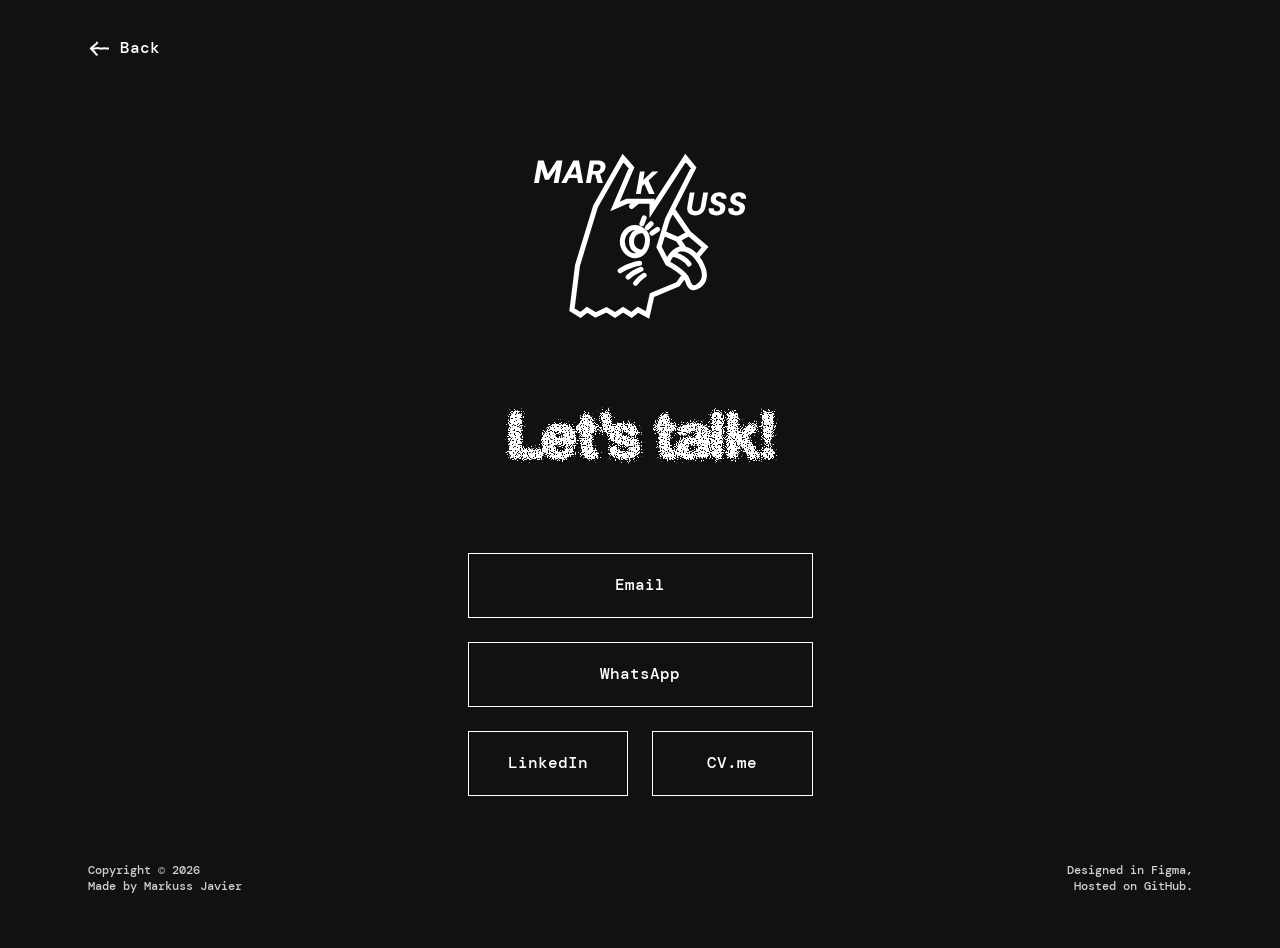
<file: contact.html>
<!DOCTYPE html>
<html lang="en">
<head>
  <meta charset="utf-8">
  <meta name="viewport" content="width=device-width, initial-scale=1">
  <title>Get in touch — Markuss Javier</title>
  <meta name="description" content="Let’s talk! Reach Markuss Javier by email, WhatsApp, LinkedIn or CV.me.">

  <!-- Link preview: the picture and text shown when someone shares this page -->
  <meta property="og:url" content="https://markussjavier.com/contact.html">
  <meta property="og:type" content="website">
  <meta property="og:site_name" content="Markuss Javier">
  <meta property="og:title" content="Get in touch — Markuss Javier">
  <meta property="og:description" content="Let’s talk! Reach Markuss Javier by email, WhatsApp, LinkedIn or CV.me.">
  <meta property="og:image" content="https://markussjavier.com/assets/images/social-sharing.png">
  <meta property="og:image:width" content="1200">
  <meta property="og:image:height" content="600">
  <meta property="og:image:alt" content="Markuss logo with the words Product Designer, Visual Artist, Drummer and Friend">
  <meta name="twitter:card" content="summary_large_image">

  <link rel="icon" href="assets/images/favicon.svg" type="image/svg+xml">

  <link rel="preconnect" href="https://fonts.googleapis.com">
  <link rel="preconnect" href="https://fonts.gstatic.com" crossorigin>
  <link href="https://fonts.googleapis.com/css2?family=DM+Mono:wght@500&display=swap" rel="stylesheet">
  <link rel="stylesheet" href="css/base.css">
  <link rel="stylesheet" href="css/contact.css">
</head>
<body class="page-contact">

  <!-- The grainy look of the big title (recreates Figma's "Texture" effect) -->
  <svg class="svg-defs" aria-hidden="true" focusable="false">
    <filter id="grain-lg" x="-3%" y="-15%" width="106%" height="130%" color-interpolation-filters="sRGB">
      <feGaussianBlur in="SourceGraphic" stdDeviation="2.8" result="blur"/>
      <feComponentTransfer in="blur" result="soft"><feFuncA type="linear" slope="1.9"/></feComponentTransfer>
      <feTurbulence type="fractalNoise" baseFrequency="0.85" numOctaves="1" seed="4" result="noise"/>
      <feColorMatrix in="noise" type="matrix" values="0 0 0 0 1  0 0 0 0 1  0 0 0 0 1  3.2 0 0 0 -1" result="grains"/>
      <feComposite in="soft" in2="grains" operator="arithmetic" k1="0" k2="9" k3="-9" k4="0"/>
    </filter>
    <filter id="grain-sm" x="-3%" y="-15%" width="106%" height="130%" color-interpolation-filters="sRGB">
      <feGaussianBlur in="SourceGraphic" stdDeviation="1.9" result="blur"/>
      <feComponentTransfer in="blur" result="soft"><feFuncA type="linear" slope="1.7"/></feComponentTransfer>
      <feTurbulence type="fractalNoise" baseFrequency="1.5" numOctaves="1" seed="4" result="noise"/>
      <feColorMatrix in="noise" type="matrix" values="0 0 0 0 1  0 0 0 0 1  0 0 0 0 1  2.2 0 0 0 -0.45" result="grains"/>
      <feComposite in="soft" in2="grains" operator="arithmetic" k1="0" k2="3.0" k3="-3.0" k4="0"/>
    </filter>
  </svg>

  <header class="site-header container">
    <a class="back" id="backLink" href="index.html">
      <svg width="24" height="24" viewBox="0 0 24 24" fill="none" stroke="currentColor" stroke-width="2" aria-hidden="true"><path d="M21 12.5L20.9 12.5L19.983 12.4803C18.8477 12.4558 17.9853 12.4245 17.396 12.3863L16.92 12.3554L16.444 12.3246C15.8547 12.2864 15.2653 12.321 14.676 12.4284L14.2 12.5151L13.724 12.6019C13.1347 12.7093 12.5453 12.685 11.956 12.5291L11.48 12.4031L11.004 12.2771C10.4147 12.1212 9.82533 12.0796 9.236 12.1525L8.76 12.2113L8.284 12.2701C7.69467 12.343 7.10533 12.3863 6.516 12.4002L6.04 12.4113L5.564 12.4225C4.97467 12.4364 4.498 12.4131 4.134 12.3527L3.84 12.304L3.546 12.2552C3.182 12.1948 3 12.2009 3 12.2736L3 12.3323L3.1 12.5L3 12.5M9.5 19L9.42929 18.9293L8.95951 18.8105L8.77034 18.7441C8.53613 18.662 8.23922 18.384 7.8796 17.9102L7.58913 17.5275L7.29867 17.1448C6.93905 16.671 6.5546 16.222 6.14532 15.7978L5.81475 15.4552L5.48418 15.1126C5.0749 14.6885 4.48036 14.0635 3.70055 13.2377L3.07071 12.5707L3 12.5L3.07071 12.4293L3.70518 11.7669C4.49071 10.9468 5.12004 10.3567 5.59317 9.99635L5.97532 9.70533L6.35747 9.41431C6.8306 9.054 7.28633 8.67629 7.72466 8.28117L8.07869 7.96203L8.43272 7.6429C8.87104 7.24778 9.1346 6.93644 9.22339 6.7089L9.2951 6.52511L9.42929 6.07071L9.5 6"/></svg>
      <span>Back</span>
    </a>
  </header>

  <main class="contact">
    <img class="contact__logo" src="assets/images/markuss-logo.svg" width="214" height="168" alt="MARKUSS">
    <h1 class="title grain">Let’s talk!</h1>

    <ul class="contact__links">
      <li><a class="contact-box" href="mailto:hi@markussjavier.com">Email</a></li>
      <li><a class="contact-box" href="https://wa.me/639274761596" target="_blank" rel="noopener noreferrer">WhatsApp</a></li>
      <li><a class="contact-box" href="https://www.linkedin.com/in/markussjavier/" target="_blank" rel="noopener noreferrer">LinkedIn</a></li>
      <li><a class="contact-box" href="https://cv.me/Rd664c86a" target="_blank" rel="noopener noreferrer">CV.me</a></li>
    </ul>
  </main>

  <footer class="site-footer container">
    <p>Copyright © 2026<br>Made by Markuss Javier</p>
    <p class="site-footer__right">Designed in Figma,<br>Hosted on GitHub.</p>
  </footer>

  <script src="js/contact.js"></script>
  <script src="js/touch.js"></script>
  <!-- Cloudflare Web Analytics --><script type='module' src='https://static.cloudflareinsights.com/beacon.min.js' data-cf-beacon='{"token": "0254937c5268467c976f8fced0f6933c"}'></script><!-- End Cloudflare Web Analytics -->
</body>
</html>
</file>
<file: css/base.css>
/* =====================================================
   base.css — shared styles used by EVERY page
   (fonts, colors, text sizes, page width, header, footer,
   buttons, links, and the grainy title effect)
   ===================================================== */

/* ---------- Fonts ---------- */
@font-face {
  font-family: "Alte Haas Grotesk";
  src: url("../assets/fonts/AlteHaasGrotesk-Bold.woff") format("woff");
  font-weight: 700;
  font-style: normal;
  font-display: swap;
}
/* DM Mono is loaded from Google Fonts in each page's <head>. */

/* ---------- Design tokens (your colors + sizes from Figma) ---------- */
:root {
  --bg: #111111;
  --text-title: #ffffff;
  --text-primary: #d0d0d0;
  --text-secondary: #a3a3a3;

  --accent: #b0ff93;
  --accent-hover: #6bef8e;
  --accent-blue: #74d3ff;
  --accent-pink: #fcbdff;

  --button: #c0ffbd;
  --button-pressed: #9ff99b;
  --link: #c0ffbd;
  --link-hover: #9ff99b;

  --font-title: "Alte Haas Grotesk", "Helvetica Neue", Helvetica, Arial, sans-serif;
  --font-body: "DM Mono", ui-monospace, "SFMono-Regular", Menlo, Consolas, monospace;

  --fs-title-xl: 80px;
  --fs-title: 64px;
  --fs-heading: 32px;
  --ls-title: -0.038em;     /* 64px and 80px titles */
  --ls-heading: -0.019em;   /* 32px, 24px and 16px headings */

  --page-margin: 40px;   /* space at the left/right of the page */
  --grid-gap: 35px;      /* gap between columns (your Figma gutter) */
}

@media (max-width: 767px) {
  :root {
    --fs-title-xl: 40px;
    --fs-title: 32px;
    --page-margin: 15px;
    --grid-gap: 10px;
  }
}

/* ---------- Reset ---------- */
*, *::before, *::after { box-sizing: border-box; }
html { -webkit-text-size-adjust: 100%; }
body {
  margin: 0;
  background: var(--bg);
  color: var(--text-primary);
  font-family: var(--font-body);
  font-weight: 500;
  font-size: 16px;
  line-height: 1.5;
  -webkit-font-smoothing: antialiased;
}
img, svg { display: block; max-width: 100%; }
a { color: inherit; }
p, h1, h2, h3 { margin: 0; }

:focus-visible { outline: 2px solid var(--text-title); outline-offset: 4px; }

.visually-hidden {
  position: absolute; width: 1px; height: 1px; margin: -1px; padding: 0;
  overflow: hidden; clip: rect(0 0 0 0); white-space: nowrap; border: 0;
}
.svg-defs { position: absolute; width: 0; height: 0; overflow: hidden; }

/* ---------- Page width ----------
   .container        = all 12 columns (1105px on your 1440 design)
   .container--narrow = columns 2 to 11 (915px)                      */
.container        { width: min(1105px, 100% - 2 * var(--page-margin)); margin-inline: auto; }
.container--narrow{ width: min(915px,  100% - 2 * var(--page-margin)); margin-inline: auto; }

/* Large phones: the phone design stays in a centered column instead of stretching.
   450px of content + the 15px margins = a 480px column. Phones up to 480 wide are not affected.
   To make the column wider or narrower, change 450px here and the matching numbers in
   landing.css (.logos-section) and case-studies.css (.takeaway__art). */
@media (max-width: 767px) {
  .container, .container--narrow { width: min(450px, 100% - 2 * var(--page-margin)); }
}

/* ---------- Header ---------- */
.site-header {
  display: flex; align-items: center; justify-content: space-between;
  margin-top: 36px;
}
.location {
  display: flex; align-items: center; gap: 8px;
  color: var(--text-secondary); font-size: 16px; line-height: 24px;
}
.location img { width: 24px; height: 24px; }

/* ---------- Green pill button ---------- */
.btn {
  display: inline-flex; align-items: center; justify-content: center;
  height: 40px; padding: 0 24px; border-radius: 999px;
  background: var(--button); color: var(--bg);
  font-size: 16px; line-height: 1; text-decoration: none; white-space: nowrap;
  box-shadow: 0 0 0 2px transparent;         /* the white outline is drawn OUTSIDE so the button never changes size */
  transition: box-shadow .15s ease, background-color .15s ease;
}
/* hover styles only apply to a mouse or trackpad, so they never "stick" after a tap on a phone */
@media (hover: hover) { .btn:hover { box-shadow: 0 0 0 2px #fff; } }
.btn:focus-visible { box-shadow: 0 0 0 2px #fff; }
.btn:active { background: var(--button-pressed); box-shadow: 0 0 0 2px #fff; }

/* "Back" link */
.back { display: inline-flex; align-items: center; gap: 8px; color: var(--text-title); text-decoration: none; font-size: 16px; line-height: 24px; }
.back { transition: color .15s ease; -webkit-tap-highlight-color: transparent; }
.back svg { width: 24px; height: 24px; flex: none; }
/* hover, keyboard selection and press: text and arrow turn button green */
@media (hover: hover) { .back:hover { color: var(--button); } }
.back:focus-visible, .back:active { color: var(--button); }
/* ...and the arrow slides 4px to the left (skipped when "reduce motion" is on) */
@media (prefers-reduced-motion: no-preference) {
  .back svg { transition: transform .2s ease; }
  .back:focus-visible svg, .back:active svg { transform: translateX(-4px); }
}
@media (prefers-reduced-motion: no-preference) and (hover: hover) {
  .back:hover svg { transform: translateX(-4px); }
}

/* Touch screens (phones and tablets): a bigger tap area around "Back".
   It is invisible, so nothing looks different. 24px text + 10px above and below = 44px. */
@media (pointer: coarse) {
  .back { position: relative; }
  .back::after { content: ""; position: absolute; inset: -10px; }
}

/* Text that only shows on desktop or only on phones */
.only-mobile { display: none; }
@media (max-width: 767px) { .only-desktop { display: none; } .only-mobile { display: inline; } }

/* ---------- Text links ---------- */
.link {
  color: var(--link); text-decoration: underline; text-underline-offset: 3px;
  transition: color .15s ease;
}
@media (hover: hover) { .link:hover { color: var(--link-hover); } }
.link:focus-visible { color: var(--link-hover); }
.link:active { color: var(--accent-hover); }

/* these have their own pressed style, so the phone's default tap flash is switched off */
.btn, .link { -webkit-tap-highlight-color: transparent; }

/* ---------- Titles (with optional grain effect) ---------- */
.title {
  font-family: var(--font-title); font-weight: 700;
  font-size: var(--fs-title); line-height: 1.2; letter-spacing: var(--ls-title);
  color: var(--text-title);
}
.title--xl { font-size: var(--fs-title-xl); line-height: 1.2; }
.grain { filter: url(#grain-lg); }

/* ---------- Footer ---------- */
.site-footer {
  display: flex; justify-content: space-between; align-items: flex-start;
  margin-top: 66px; padding-bottom: 61px;
  font-size: 12px; line-height: 16px; color: var(--text-primary);
}
.site-footer__right { text-align: right; }

@media (max-width: 767px) {
  .grain { filter: url(#grain-sm); }
  .btn { font-size: 12px; }
  .site-header { margin-top: 18px; }
  .location { font-size: 12px; gap: 8px; }
  .location img { width: 16px; height: 16px; }
  .site-footer { flex-direction: column; align-items: stretch; gap: 16px; margin-top: 32px; padding-bottom: 36px; }
}
</file>
<file: css/landing.css>
/* =====================================================
   landing.css — styles only for the landing page (index.html)
   ===================================================== */

.hero { display: flex; flex-direction: column; align-items: center; text-align: center; }

/* ---- Hero drawing + magnifier ---- */
.hero-logo { position: relative; width: 535px; height: 207px; margin-top: 87px; }
.hero-logo img { width: 100%; height: 100%; }
.lens {
  position: absolute; top: 0; left: 0; z-index: 2;
  width: 160px; height: 160px; border-radius: 50%;
  background-color: var(--bg);
  background-image: url("../assets/images/hero-logo.svg");
  background-repeat: no-repeat;
  pointer-events: none; opacity: 0;
  transition: opacity .15s ease;
}
.hero-logo.is-hovering .lens { opacity: 1; }

.hero .title { margin-top: 35px; }
.hero .title .br-desktop { display: inline; }
/* Tablets: the headline shrinks a little so it keeps the desktop's two lines */
@media (min-width: 768px) and (max-width: 1199px) {
  .hero .title { font-size: clamp(52px, 7.75vw - 6.2px, 64px); }
}
.intro {
  max-width: 490px; margin-top: 18px;
  font-size: 14px; line-height: 21px; color: var(--text-primary);
}

/* ---- Client logos (looping row) ---- */
.logos {
  margin-top: 38px; overflow: hidden;
  -webkit-mask-image: linear-gradient(to right, transparent, #000 10%, #000 90%, transparent);
          mask-image: linear-gradient(to right, transparent, #000 10%, #000 90%, transparent);
}
.logos__track { display: flex; width: max-content; }
.logos__set { display: flex; align-items: center; flex: none; }
.logos__set img { flex: none; margin-right: 31px; }
.logos.is-ready .logos__track { animation: logos-scroll 28s linear infinite; }
@media (hover: hover) { .logos.is-ready:hover .logos__track { animation-play-state: paused; } }
.logos.is-ready:active .logos__track { animation-play-state: paused; }   /* on phones: pauses while your finger holds it */
@keyframes logos-scroll { to { transform: translateX(-50%); } }

/* ---- Navigation cards ---- */
.cards { display: grid; grid-template-columns: 1fr 1fr; gap: var(--grid-gap); margin-top: 41px; }
.card {
  position: relative; display: block; aspect-ratio: 1 / 1; overflow: hidden;
  background: var(--bg); color: var(--text-title); text-decoration: none;
  -webkit-tap-highlight-color: transparent;
}
.card__head {
  position: absolute; z-index: 2; top: 30px; left: 30px; right: 24px; height: 24px;
  display: flex; align-items: center; justify-content: space-between;
  font-size: 16px; line-height: 24px;
}
.card__head img { width: 24px; height: 24px; transform: scaleX(-1); }   /* the icon file points left; the cards need it pointing right */
.card__art {
  position: absolute; inset: 0; width: 100%; height: 100%; object-fit: cover;
  opacity: 0; transition: opacity .2s ease;
}
.card__art--default { opacity: 1; }
@media (hover: hover) { .card:hover .card__art--hover { opacity: 1; } }
.card:focus-visible .card__art--hover { opacity: 1; }
.card:active .card__art--active { opacity: 1; transition-duration: .08s; }
/* on touch screens, pressing shows the hover picture instead of the clicked one */
@media (hover: none) {
  .card:active .card__art--hover { opacity: 1; transition-duration: .08s; }
  .card:active .card__art--active { opacity: 0; }
}
/* the arrow slides 4px on mouse hover, keyboard selection or while pressed.
   Skipped completely when "reduce motion" is on. */
@media (prefers-reduced-motion: no-preference) {
  .card__head img { transition: transform .2s ease; }
  .card:focus-visible .card__head img, .card:active .card__head img { transform: translateX(4px) scaleX(-1); }
}
@media (prefers-reduced-motion: no-preference) and (hover: hover) {
  .card:hover .card__head img { transform: translateX(4px) scaleX(-1); }
}
/* the white outline sits on top of every picture */
.card::after {
  content: ""; position: absolute; inset: 0; z-index: 3; pointer-events: none;
  box-shadow: inset 0 0 0 2px #fff;
}

/* ---- Phones ---- */
@media (max-width: 767px) {
  /* the drawing is shrunk to 72% and its labels are spaced like your mobile design */
  .hero-logo { width: 100%; height: 148px; margin-top: 31px; overflow: hidden; }
  .hero-logo img { position: absolute; top: 0; left: calc(50% - 191px); width: 383.5px; max-width: none; height: 148.4px; }
  .lens { display: none; }
  .hero .title { align-self: stretch; margin-top: 32px; text-align: left; line-height: 39.5px; }
  .hero .title .br-desktop { display: none; }
  .intro { align-self: stretch; max-width: none; margin-top: 18px; text-align: left; }
  /* on phones the logo row starts at the left margin and runs off the right edge */
  /* (on large phones it starts and ends with the 480px column: 450px + 15px) */
  .logos-section { width: min(465px, 100% - var(--page-margin)); margin-left: max(var(--page-margin), (100% - 450px) / 2); margin-right: 0; }
  .logos { margin-top: 29px; -webkit-mask-image: none; mask-image: none; }
  .cards { grid-template-columns: 1fr; gap: 32px; margin-top: 33px; }
}
@media (prefers-reduced-motion: reduce) {
  .logos.is-ready .logos__track { animation: none; }
  /* the row stays still: show the logos once, and let it scroll sideways if any are cut off */
  .logos {
    overflow-x: auto; overscroll-behavior-x: contain;
    scrollbar-width: thin; scrollbar-color: #505050 transparent;
    -webkit-mask-image: none; mask-image: none;
  }
  .logos:focus-visible { outline-offset: -2px; }
  .logos__set[aria-hidden="true"] { display: none; }
  .logos__set img { margin-right: 30px; }
  .logos__set img:last-child { margin-right: 0; }
  .card__art { transition: none; }
}
/* on phones, leave a margin after the last logo when you swipe to the end */
@media (prefers-reduced-motion: reduce) and (max-width: 767px) {
  .logos__set img:last-child { margin-right: var(--page-margin); }
}
</file>
<file: css/about.css>
/* =====================================================
   about.css — styles only for the About me page
   (uses the same 12-column grid as the Figma design)
   ===================================================== */

.grid-12 { display: grid; grid-template-columns: repeat(12, 1fr); column-gap: var(--grid-gap); }

/* ---- Photo + intro ---- */
.about-intro { margin-top: 77px; align-items: start; }
.about-intro__photo { grid-column: 1 / span 4; width: 100%; height: auto; aspect-ratio: 1; object-fit: cover; }
.about-intro__text {
  grid-column: 6 / -1; margin-top: 29px;
  font-family: var(--font-title); font-weight: 700; font-size: 32px; line-height: 32px;
  letter-spacing: var(--ls-heading); color: var(--text-title);
}
.about-intro__text p + p { margin-top: 24px; }

/* ---- Sections ---- */
.section { margin-top: 32px; }
.section--first { margin-top: 64px; }
.section > .title { margin: 0; }
.section .section__body { margin-top: 34px; }
.empty-note { margin-top: 35px; text-align: center; font-size: 14px; line-height: 21px; color: var(--text-primary); }
.section--after-note { margin-top: 32px; }

/* ---- Cards (events, prints, music) ---- */
.cards-grid { list-style: none; margin: 0; padding: 0; }
.cards-grid--events { row-gap: 35px; }
.cards-grid--events > li { grid-column: span 4; }
.cards-grid--wide { row-gap: 32px; }
.cards-grid--wide > li { grid-column: span 6; }
.info-card {
  display: flex; flex-direction: column; height: 100%;
  border: 1px solid var(--text-title); color: var(--text-title); text-decoration: none;
  transition: border-color .15s ease;
}
.info-card img { display: block; width: 100%; height: auto; }
.info-card--square img { aspect-ratio: 1; object-fit: cover; }
.info-card__body { padding: 17px 15px 20px; }
.meta { font-size: 16px; line-height: 16px; color: var(--text-title); }
.meta--unavailable { color: #ff0000; }
.card-title {
  margin-top: 19px; font-family: var(--font-title); font-weight: 700; font-size: 32px; line-height: 32px;
  letter-spacing: var(--ls-heading); color: var(--text-title); transition: color .15s ease;
}
.card-note { margin-top: 20px; font-size: 12px; line-height: 12px; color: var(--text-secondary); }
@media (hover: hover) {
  a.info-card:hover { border-color: var(--button); }
  a.info-card:hover .card-title { color: var(--button); }
}
a.info-card:focus-visible { border-color: var(--button); }
a.info-card:focus-visible .card-title { color: var(--button); }
a.info-card:active { border-color: var(--button-pressed); }
a.info-card, .video-tile { -webkit-tap-highlight-color: transparent; }

/* ---- Prints: zoom into the artwork on mouse hover (js/print-zoom.js) ---- */
.zoom-thumb--pan { position: relative; overflow: hidden; -webkit-tap-highlight-color: transparent; }
.info-card .zoom-thumb img.pan {
  position: absolute; top: 0; left: 0; width: 200%; max-width: none; height: auto;  /* 200% = ZOOM in print-zoom.js */
  visibility: hidden; opacity: 0; pointer-events: none;
}
.info-card .zoom-thumb.is-panning img.pan { visibility: visible; opacity: 1; }
@media (prefers-reduced-motion: no-preference) {
  .info-card .zoom-thumb.is-panning img.pan { transition: opacity .15s ease; }
}

/* ---- Call-to-action boxes ---- */
.cta {
  margin-top: 32px; min-height: 155px; padding: 23px 24px;
  display: flex; flex-direction: column; align-items: center; justify-content: center; text-align: center;
  border: 1px solid var(--text-title); color: var(--text-title); font-size: 16px; line-height: 24px;
}
.cta .btn { margin-top: 18px; }
.cta--compact { min-height: 0; }

/* ---- Tattoo flashes: two sets, each = one big drawing + six small ones ---- */
.flash-sets { row-gap: 32px; }
.flash-set { grid-column: span 6; display: grid; row-gap: 35px; align-content: start; }
.flash-set img { display: block; width: 100%; height: auto; aspect-ratio: 1; object-fit: cover; }
.flash-small { display: grid; grid-template-columns: repeat(3, 1fr); gap: 35px; }

/* ---- Video edits ---- */
.videos { list-style: none; margin: 0; padding: 0; row-gap: 35px; }
.videos > li { grid-column: span 3; }
.video-tile { display: block; box-shadow: 0 0 0 2px transparent; transition: box-shadow .15s ease; }
.video-tile img { display: block; width: 100%; height: auto; }

/* hover preview frames, stacked on top of the thumbnail (js/video-preview.js) */
.video-tile { position: relative; }
.video-tile img.video-tile__frame {
  position: absolute; top: 0; left: 0; width: 100%; height: 100%; object-fit: cover;
  visibility: hidden; pointer-events: none;
}
.video-tile img.video-tile__frame.is-showing { visibility: visible; }
@media (hover: hover) { .video-tile:hover { box-shadow: 0 0 0 2px var(--button); } }
.video-tile:focus-visible { box-shadow: 0 0 0 2px var(--button); }
.video-tile:active { box-shadow: 0 0 0 2px var(--button-pressed); }

.page-about .site-footer { margin-top: 30px; padding-bottom: 82px; }

/* ---- Phones ---- */
@media (max-width: 767px) {
  .page-about .site-header { margin-top: 28px; }
  .about-intro { margin-top: 31px; display: block; }
  .about-intro__photo { display: block; }
  .about-intro__text { margin-top: 29px; font-size: 24px; line-height: 24px; }
  .section--first { margin-top: 35px; }
  .section .section__body { margin-top: 31px; }
  .empty-note { margin-top: 34px; text-align: left; }
  .section--after-note { margin-top: 32px; }

  .cards-grid { display: grid; }
  .cards-grid--events { grid-template-columns: repeat(2, 1fr); column-gap: 10px; row-gap: 12px; }
  .cards-grid--events > li { grid-column: auto; }
  .cards-grid--wide { grid-template-columns: 1fr; row-gap: 32px; }
  .cards-grid--wide > li { grid-column: auto; }
  .info-card__body { padding: 17px 8px 16px; }
  .cards-grid--events .info-card__body { padding: 9px 8px 8px; }
  .cards-grid--events .card-note { max-width: 100px; }
  .meta { font-size: 10px; line-height: 10px; }
  .card-title { margin-top: 10px; font-size: 16px; line-height: 16px; }
  .card-note { margin-top: 10px; font-size: 10px; line-height: 13px; }

  .cta { min-height: 0; font-size: 14px; line-height: 21px; }
  .cta .btn { font-size: 12px; }

  .flash-sets { display: grid; grid-template-columns: 1fr; row-gap: 32px; }
  .flash-set { grid-column: auto; row-gap: 10px; }
  .flash-small { grid-template-columns: repeat(2, 1fr); gap: 10px; }

  .videos { grid-template-columns: repeat(2, 1fr); column-gap: 10px; row-gap: 10px; }
  .videos > li { grid-column: auto; }
  .video-tile img { aspect-ratio: 140 / 189.5; object-fit: cover; }

  /* small spacing tweaks so every block lines up with the mobile design */
  #prints .section__body { margin-top: 33px; }
  #prints .cta { margin-top: 33px; }
  #tattoo { margin-top: 33px; }
  #music { margin-top: 33px; }
  #music .section__body { margin-top: 32px; }
  #video { margin-top: 34px; }
  .page-about .site-footer { margin-top: 33px; padding-bottom: 87px; }
}
</file>
<file: css/enlarge.css>
/* =====================================================
   enlarge.css — the "tap or click to enlarge" view
   (case studies, Tattoo Flashes and Prints; works with js/enlarge.js)
   ===================================================== */
/* Case studies: invisible button over a picture, or over each screen in it */
.zoom-hit {
  position: absolute; top: 0; height: 100%; z-index: 1;
  margin: 0; padding: 0; border: 0; background: transparent; cursor: zoom-in;
}

@media (max-width: 767px) { .takeaway__art .zoom-hit:focus-visible { outline-offset: -4px; } }  /* edge-to-edge on phones: keep the outline on screen */

/* Tattoo flashes and Prints: each small picture sits inside a plain button */
.zoom-thumb {
  display: block; width: 100%; margin: 0; padding: 0; border: 0;
  background: transparent; line-height: 0; cursor: zoom-in;
}

/* the page behind doesn't scroll while a screen is open */
html.zoom-open { overflow: hidden; }

/* the dark overlay, covering the whole window */
.zoom {
  position: fixed; inset: 0; margin: 0; padding: 0; border: 0;
  width: 100%; max-width: none; height: 100vh; height: 100dvh; max-height: none;
  background: rgba(17, 17, 17, .98); color: var(--text-title);
}
.zoom::backdrop { background: transparent; }
@media (prefers-reduced-motion: no-preference) {
  .zoom[open] { animation: zoom-fade-in .2s ease-out; }
}
@keyframes zoom-fade-in { from { opacity: 0; } to { opacity: 1; } }

.zoom__layout {
  height: 100%; padding: 12px var(--page-margin);
  display: flex; flex-direction: column; align-items: center; gap: 12px;
}
.zoom__top, .zoom__bottom { flex: none; width: min(605px, 100%); display: flex; align-items: center; }
.zoom__top { justify-content: space-between; }
.zoom__close { margin-left: auto; }                 /* stays on the right, with or without "Zoom in" */
.zoom__bottom[hidden] { display: none; }            /* single pictures have no Previous / Next */
.zoom__bottom { justify-content: space-between; }
.zoom__label { flex: none; max-width: min(605px, 100%); font-size: 14px; line-height: 21px; text-align: center; }
.zoom__label[hidden] { display: none; }
.zoom__count { font-size: 12px; color: var(--text-secondary); }

/* the picture is as big as fits between the buttons, up to --max-w (set by enlarge.js) */
.zoom__stage {
  flex: 1; min-height: 0; width: 100%; overflow: auto;
  display: flex; flex-direction: column; align-items: center;
  container-type: size;
}
.zoom__frame {
  --screen-ratio: .505; --max-w: 605px;
  position: relative; flex: none; overflow: hidden; margin: auto 0;
  width: min(var(--max-w), 100vw - 2 * var(--page-margin), (100vh - 136px) * var(--screen-ratio));
  width: min(var(--max-w), 100cqw, 100cqh * var(--screen-ratio));
  aspect-ratio: var(--screen-ratio);
}
.zoom__img { position: absolute; top: 0; height: 100%; max-width: none; }

/* buttons: same outlined style as the Get in touch boxes */
.zoom__btn {
  height: 44px; min-width: 96px; padding: 0 16px;
  font: inherit; font-size: 14px; line-height: 1; cursor: pointer;
  background: var(--bg); color: var(--text-title); border: 1px solid var(--text-title); border-radius: 0;
  transition: color .15s ease, border-color .15s ease, background-color .15s ease;
  -webkit-tap-highlight-color: transparent;
}
@media (hover: hover) { .zoom__btn:hover { color: var(--button); border-color: var(--button); } }
.zoom__btn:focus-visible { color: var(--button); border-color: var(--button); }
.zoom__btn:active { color: var(--bg); background: var(--button); border-color: var(--button); }

/* short screens, such as a phone held sideways: show the screen wider and let it scroll up and down */
@media (max-height: 500px) {
  .zoom__stage { container-type: normal; }
  .zoom__frame { width: min(360px, var(--max-w), 100%); margin: 0; }
  /* wide case-study pictures still fit the window whole */
  .zoom--wide .zoom__stage { container-type: size; }
  .zoom--wide .zoom__frame { width: min(var(--max-w), 100cqw, 100cqh * var(--screen-ratio)); margin: auto 0; }
}

/* "Zoom in": the picture at its file width, in a box you can move around.
   Keep these rules last so they also apply on short screens. */
.zoom--in .zoom__stage {
  container-type: normal; align-items: flex-start;
  overscroll-behavior: contain; cursor: grab;
}
.zoom--in .zoom__frame { width: var(--zoom-w); margin: auto; }   /* centred if it fits, scrollable if not */
.zoom--in .zoom__img { -webkit-user-select: none; user-select: none; }
.zoom--dragging .zoom__stage { cursor: grabbing; }
</file>
<file: css/case-studies.css>
/* =====================================================
   case-studies.css — styles for case-studies.html only
   (fixed tab bar, hero, facts row, text + image sections)
   Shared things (fonts, colors, buttons) live in base.css
   ===================================================== */

:root {
  --line: #505050;          /* thin divider lines between sections */
  --header-h: 96px;
}

/* ---------- Fixed top bar ---------- */
.cs-header {
  position: fixed; top: 0; left: 0; right: 0; z-index: 50;
  height: var(--header-h);
  background: linear-gradient(to bottom, var(--bg) 65%, rgba(17, 17, 17, 0));
}
.cs-header__inner {
  position: relative; height: 100%;
  display: flex; align-items: flex-start; justify-content: space-between;
  padding-top: 35px;
}

/* Tabs sit in the exact center of the page on desktop */
.cs-tabs {
  position: absolute; left: 50%; top: 35px; transform: translateX(-50%);
  display: flex; gap: 24px;
  font-size: 12px; line-height: 24px;
}
.back svg { width: 24px; height: 24px; flex: none; }
.cs-tab {
  position: relative; text-decoration: none; color: var(--text-secondary);
  transition: color .15s ease;
}
@media (hover: hover) { .cs-tab:hover { color: var(--text-title); } }
/* Touch screens: each tab gets an invisible tap area, 44px tall and 12px wider on each side
   (half the 24px space between tabs, so neighbours never overlap) */
@media (pointer: coarse) {
  .cs-tab::before { content: ""; position: absolute; left: -12px; right: -12px; top: 50%; height: 44px; margin-top: -22px; }
}
.cs-tab:focus-visible { color: var(--text-title); }
.cs-tab[aria-selected="true"] { color: var(--link); }
/* the little dot under the active tab */
.cs-tab[aria-selected="true"]::after {
  content: ""; position: absolute; left: 50%; bottom: -10px;
  width: 6px; height: 6px; border-radius: 50%;
  background: var(--accent); transform: translateX(-50%);
}

/* When you move with the keyboard, stop the page low enough that the
   fixed top bar doesn't cover the selected item */
main a, main button { scroll-margin-top: calc(var(--header-h) + 16px); scroll-margin-bottom: 16px; }

/* ---------- Tab panels ---------- */
.cs-panel[hidden] { display: none; }
/* soft fade when you switch tabs (not on first load, and not with "reduce motion" on) */
@media (prefers-reduced-motion: no-preference) {
  .cs-panel.is-entering { animation: cs-fade-in .2s ease-out; }
}
@keyframes cs-fade-in { from { opacity: 0; } to { opacity: 1; } }

/* The pictures have their real width and height written in the HTML (so the page
   can save space for them before they load). This keeps their proportions.
   :where() makes it the weakest rule, so any other height rule still wins. */
:where(.cs-panel img) { height: auto; }

/* ---------- Sections and divider lines ---------- */
.cs-section { border-bottom: 1px solid var(--line); }

/* ---------- Small helper styles ---------- */
.eyebrow {
  font-size: 12px; line-height: 16px; letter-spacing: .15em;
  text-transform: uppercase; color: var(--link);
}
.cs-title { margin: 0; line-height: 1; }                     /* 80px page titles */
.cs-heading {
  font-size: var(--fs-heading); line-height: 1; letter-spacing: var(--ls-heading);
}

/* Picture holder. If the image file is missing you see a dashed box
   with a label, so you know which picture goes where. */
.media {
  position: relative; margin: 0; width: 100%;
  border: 1px dashed #444; border-radius: 8px;
  display: flex; align-items: center; justify-content: center;
  color: var(--text-secondary); font-size: 12px; text-align: center;
}
.media::before { content: attr(data-label); padding: 16px; }
.media img { position: absolute; inset: 0; width: 100%; height: 100%; object-fit: contain; }
.media:has(img) { border: 0; }
.media:has(img)::before { content: none; }

/* ---------- Section 1: Hero ---------- */
.cs-hero { padding: 227px 0 80px; }
.cs-hero__grid {
  display: grid; grid-template-columns: repeat(12, 1fr); column-gap: var(--grid-gap);
  align-items: start;
}
.cs-hero__text { grid-column: 1 / span 7; grid-row: 1; }
.cs-hero__lead {
  margin-top: 44px; max-width: 520px;
  font-size: 16px; line-height: 24px; color: var(--text-primary);
}
/* the art is taller than the text, so we pull its bottom edge up (negative margin)
   to keep the divider line where the Figma design has it */
.cs-hero__art { grid-column: 7 / span 6; grid-row: 1; aspect-ratio: 1110 / 1186; margin-top: -81px; margin-bottom: -177px; }
@media (min-width: 1200px) {
  /* the artwork is 555px wide and sits slightly right of the grid, like in Figma */
  .cs-hero__art { width: 555px; margin-left: 68px; }
}

/* LoanMatcha: the same gap between the title and the text as SEL and Santi
   (phones use 15px, set in the phone section below) */
#panel-loanmatcha .cs-hero__lead { margin-top: 21px; }

/* Tablets: the big headline shrinks with the screen, so it stays beside the picture.
   7.8vw - 6px means: about 54px at 768 wide, 74px at 1024, and the full 80px from 1103 up. */
@media (min-width: 768px) and (max-width: 1199px) {
  .cs-hero .cs-title { font-size: clamp(52px, 7.8vw - 6px, 80px); }
  /* LoanMatcha: keeps the desktop's three lines ("What's a better / way to move / money?") */
  #panel-loanmatcha .cs-hero .cs-title { max-width: 6.8em; }
}

/* Role pills */
.pills { list-style: none; margin: 29px 0 0; padding: 0; display: flex; flex-wrap: wrap; gap: 8px; }
.pill {
  display: inline-flex; align-items: center; gap: 6px;
  height: 28px; padding: 0 16px; border-radius: 999px;
  border: 1px solid var(--text-secondary); color: var(--text-secondary);
  font-size: 12px; line-height: 1; white-space: nowrap;
}
.pill::before {                                   /* small filled dot */
  content: ""; width: 8px; height: 8px; border-radius: 50%; background: var(--text-secondary);
}
.pill--active { border-color: var(--link); color: var(--link); }
.pill--active::before { background: none; border: 1px solid var(--link); }   /* hollow dot */

/* ---------- Section 2: Facts row ---------- */
.cs-facts { padding: 43px 0; }
.facts {
  margin: 0; display: grid;
  grid-template-columns: 110px 147px 148px 263px 378px auto;     /* matches the Figma spacing */
}
.facts__item dt {
  font-size: 12px; line-height: 16px; letter-spacing: .15em;
  text-transform: uppercase; color: var(--text-secondary);
}
.facts__item dd { margin: 0; font-size: 14px; line-height: 21px; color: var(--text-primary); }
/* keep the long values wrapping where the design wraps them */
.facts__item--company dd { max-width: 190px; }
.facts__item--team dd    { max-width: 310px; }

/* ---------- Section 3 (and other "picture + text" sections) ---------- */
.cs-split { padding: 84px 0 72px; }
.cs-split__grid {
  display: grid; grid-template-columns: repeat(12, 1fr); column-gap: var(--grid-gap);
  align-items: center;
}
.cs-split__art  { grid-column: 1 / span 6; aspect-ratio: 535 / 369; }
.cs-split__text { grid-column: 8 / span 5; }
.cs-split__text .eyebrow { margin-bottom: 14px; }
.cs-split__text .cs-heading { margin-bottom: 20px; }
.cs-split__text p + p { margin-top: 24px; }
.cs-split__text p:not(.eyebrow) { font-size: 16px; line-height: 24px; color: var(--text-primary); }

/* ---------- Section 4: Investigation (text left, picture right) ---------- */
.cs-split--investigation { padding: 84px 0 82px; }
.cs-split--investigation .cs-split__grid { align-items: start; }
.cs-split--investigation .cs-split__text { grid-column: 1 / span 5; grid-row: 1; }
.cs-split--investigation .cs-split__art  { grid-column: 7 / span 6; grid-row: 1; aspect-ratio: 535 / 537; }

/* The five-areas list, with its three accent colors */
.areas { margin: 24px 0; padding: 0 0 0 19px; list-style: disc; }
.areas li { font-size: 16px; line-height: 24px; color: var(--text-primary); }
.areas li::marker { font-size: 12px; }
.areas em { font-size: 14px; font-style: italic; }
.c-blue  { color: var(--accent-blue); }
.c-pink  { color: var(--accent-pink); }
.c-green { color: var(--accent); }
.cs-split__text p.areas-note { font-size: 14px; line-height: 20px; font-style: italic; }
.cs-split__text .areas + p { margin-top: 0; }

/* ---------- Section 5: two columns (Card sorting | Journey mapping) ---------- */
.cs-duo { padding: 76px 0 80px; }
.cs-duo__grid { display: grid; grid-template-columns: repeat(12, 1fr); column-gap: var(--grid-gap); align-items: start; }
.cs-duo__item--left  { grid-column: 1 / span 5; }
.cs-duo__item--right { grid-column: 8 / span 5; }
.cs-duo__item .eyebrow { text-align: center; margin-bottom: 16px; }
.cs-duo__art { aspect-ratio: 444 / 336; margin-bottom: 12px; border-radius: 0; }
.cs-duo__item p:not(.eyebrow) { font-size: 16px; line-height: 24px; color: var(--text-primary); }

/* ---------- Section 6: Guiding light (3 columns x 2 rows) ---------- */
.cs-steps { padding: 78px 0 0; border-bottom: 0; }          /* no divider: Direction continues below it */
.cs-steps > .container > .eyebrow { text-align: center; margin-bottom: 48px; }
.steps__grid {
  display: grid; grid-template-columns: repeat(12, 1fr);
  column-gap: var(--grid-gap); row-gap: 48px;
}
.step { grid-column: span 4; text-align: center; }
.step__num {                                                   /* circled roman numeral */
  display: grid; place-items: center; width: 28px; height: 28px; margin: 0 auto 16px;
  border: 1px solid var(--text-title); border-radius: 50%;
  font-size: 12px; line-height: 1; color: var(--text-title);
}
.step__art { aspect-ratio: 690 / 521; margin-bottom: 16px; border-radius: 0; }
.step p:not(.eyebrow) { font-size: 14px; line-height: 21px; color: var(--text-primary); }

/* White-outlined box with the button */
.callout {
  margin-top: 80px; padding: 24px; text-align: center;
  border: 1px solid var(--text-title); color: var(--text-title);
}
.callout p { font-size: 16px; line-height: 24px; }
.callout .btn { margin-top: 16px; }

/* ---------- Section 7: Direction (picture left, text right) ---------- */
.cs-direction { padding: 78px 0 80px; }
.cs-direction__grid { display: grid; grid-template-columns: repeat(12, 1fr); column-gap: var(--grid-gap); align-items: start; }
.cs-direction__art  { grid-column: 1 / span 6; grid-row: 1; }
.cs-direction__art .media { aspect-ratio: 535 / 401; }
.cs-direction .cs-split__text { grid-column: 8 / span 5; grid-row: 1; }
.caption { margin-top: 20px; text-align: center; font-size: 14px; line-height: 21px; color: var(--text-primary); }

/* ---------- Section 8: The borrower experience (3 columns) + The pivot box ---------- */
.cs-borrower { padding: 78px 0 80px; }
.cs-borrower > .container > .eyebrow { text-align: center; margin-bottom: 49px; }
.eyebrow--muted { color: var(--text-secondary); }
.cs-subheading { font-size: 24px; line-height: 1; letter-spacing: var(--ls-heading); }
.exp__grid { display: grid; grid-template-columns: repeat(12, 1fr); column-gap: var(--grid-gap); }
.exp { grid-column: span 4; }
.exp__art { aspect-ratio: 690 / 800; margin-bottom: 30px; border-radius: 0; }
.exp .eyebrow { margin-bottom: 16px; }
.exp .cs-subheading { margin-bottom: 24px; }
.exp p:not(.eyebrow) { font-size: 16px; line-height: 24px; color: var(--text-primary); }

.pivot {
  margin-top: 80px; padding: 48px; text-align: center;
  border: 1px solid var(--text-title);
}
.pivot .eyebrow { margin-bottom: 12px; }
.pivot__text { max-width: 520px; margin: 0 auto; font-size: 16px; line-height: 24px; color: var(--text-primary); }
.pivot__art { max-width: 986px; margin: 40px auto 0; aspect-ratio: 1972 / 842; border-radius: 0; }

/* ---------- Two-column rows (picture + text) used by the later sections ----------
   In the HTML the picture always comes first, so on phones it shows above the text.
   On desktop the classes below put each part in the right columns.            */
.tc { display: grid; grid-template-columns: repeat(12, 1fr); column-gap: var(--grid-gap); align-items: start; }
.tc--center { align-items: center; }
.tc__art--right  { grid-column: 7 / span 6; grid-row: 1; }
.tc__text--left  { grid-column: 1 / span 5; grid-row: 1; }
.tc__art--left   { grid-column: 1 / span 6; grid-row: 1; }
.tc__text--right { grid-column: 8 / span 5; grid-row: 1; }
.tc .cs-split__text { grid-column: auto; }
.tc__text--left  { grid-column: 1 / span 5 !important; }
.tc__text--right { grid-column: 8 / span 5 !important; }
.tc__art .media, figure.tc__art { border-radius: 0; }
.caption--narrow { max-width: 380px; margin-left: auto; margin-right: auto; }

/* centered paragraph used by Handoff */
.center-text { max-width: 520px; margin: 0 auto; text-align: center; font-size: 16px; line-height: 24px; color: var(--text-primary); }

/* ---------- Section 9 + 10: text row, then an outlined box ---------- */
.cs-lending, .cs-otherside { padding: 78px 0 80px; }
.cs-otherside { padding-top: 80px; }
.pivot--spaced { margin-top: 80px; }
.cs-lending .pivot--spaced { margin-top: 80px; }
.pivot__text--after { margin-top: 40px; }

/* ---------- Section 11: Handoff ---------- */
.cs-handoff { padding: 78px 0 80px; }
.cs-handoff > .container > .eyebrow { text-align: center; margin-bottom: 12px; }
.handoff__art { margin: 40px 0; border-radius: 0; }

/* ---------- Section 12: From discovery to implementation ---------- */
.cs-outro { padding: 64px 0 14px; border-bottom: 0; }          /* the footer adds the rest of the space */
.outro__art { grid-column: 1 / span 6; }
.outro__text { grid-column: 7 / span 6; grid-row: 1; }
@media (min-width: 1200px) { .outro__art { width: 551px; } }
.cs-title-64 { font-size: var(--fs-title); line-height: 1; letter-spacing: var(--ls-title); margin: 0 0 40px; }
.outro__text p { font-size: 16px; line-height: 24px; color: var(--text-primary); }
.outro__text p + p { margin-top: 24px; }
.callout--narrow { margin-top: 48px; }
.callout--narrow p { max-width: 540px; margin: 0 auto; }

/* ---------- "Coming soon" panels ---------- */
.cs-soon { padding: 227px 0 120px; }
.cs-soon__text { color: var(--text-secondary); }

/* Narrower screens (tablets): the facts row wraps instead of running off the page.
   It goes up to 1199 because the desktop row needs the full desktop width. */
@media (max-width: 1199px) {
  .facts { grid-template-columns: repeat(3, minmax(0, 1fr)); row-gap: 24px; column-gap: 24px; }
  .facts__item--company, .facts__item--team, .facts__item--tools { grid-column: auto; }
  .facts__item--company dd, .facts__item--team dd { max-width: none; }
}

/* ---------- Phones ---------- */
@media (max-width: 767px) {
  :root { --header-h: 72px; }

  .cs-header__inner { padding-top: 26px; align-items: flex-start; }
  .cs-tabs { position: static; transform: none; gap: 24px; margin-top: 5px; line-height: 14px; }
  .cs-tab[aria-selected="true"]::after { bottom: -12px; }

  .cs-hero { padding: 79px 0 56px; }
  .cs-hero__grid { display: block; }
  .cs-hero__lead { margin-top: 26px; max-width: none; font-size: 14px; line-height: 21px; }
  #panel-loanmatcha .cs-hero__lead { margin-top: 15px; }
  .pills { margin-top: 24px; }
  .cs-hero__art { margin: 40px 0 0; aspect-ratio: 290 / 260; }

  .cs-facts { padding: 40px 0; }
  .facts { grid-template-columns: 90px 128px auto; row-gap: 24px; column-gap: 0; }
  .facts__item--company, .facts__item--team, .facts__item--tools { grid-column: 1 / -1; }
  .facts__item--company dd, .facts__item--team dd { max-width: none; }

  .cs-split { padding: 48px 0; }
  .cs-split__grid { display: block; }
  .cs-split__art { aspect-ratio: 290 / 260; margin-bottom: 32px; }
  .cs-split__text p:not(.eyebrow) { font-size: 14px; line-height: 21px; }


  .cs-split--investigation { padding: 48px 0; }
  .cs-split--investigation .cs-split__art { aspect-ratio: 290 / 291; margin: 48px 0 0; }
  .areas li { font-size: 14px; line-height: 21px; }
  .areas em { font-size: 14px; }
  .cs-split__text p.areas-note { font-size: 14px; line-height: 21px; }

  .cs-duo { padding: 32px 0 40px; }
  .cs-duo__grid { display: block; }
  .cs-duo__item + .cs-duo__item { margin-top: 36px; }
  .cs-duo__art { margin-bottom: 16px; }
  .cs-duo__item p:not(.eyebrow) { font-size: 12px; line-height: 18px; }


  .cs-steps { padding: 48px 0 0; }
  .cs-steps > .container > .eyebrow { margin-bottom: 32px; }
  .steps__grid { display: block; }
  .step + .step { margin-top: 40px; }
  .step p:not(.eyebrow) { font-size: 14px; line-height: 21px; }
  .callout { margin-top: 48px; padding: 16px; }
  .callout p { font-size: 14px; line-height: 21px; }
  .callout .btn { display: flex; width: 100%; margin-top: 16px; }

  .cs-direction { padding: 48px 0; }
  .cs-direction__grid { display: block; }
  .cs-direction__art { margin-bottom: 40px; }
  .caption { font-size: 12px; line-height: 18px; margin-top: 16px; }


  .cs-borrower { padding: 48px 0; }
  .cs-borrower > .container > .eyebrow { margin-bottom: 32px; }
  .exp__grid { display: block; }
  .exp + .exp { margin-top: 48px; }
  .exp p:not(.eyebrow) { font-size: 14px; line-height: 21px; }
  .pivot { margin-top: 48px; padding: 16px; }
  .pivot__text { font-size: 14px; line-height: 21px; }
  .pivot__art { margin-top: 24px; }


  .tc { display: block; }
  .tc__art--right, .tc__art--left { margin-bottom: 32px; }
  .tc__text--left, .tc__text--right { grid-column: auto !important; }
  .caption--narrow { max-width: none; margin-top: 12px; }
  .cs-lending, .cs-otherside { padding: 32px 0 48px; }
  .cs-otherside { padding-top: 32px; }
  .pivot--spaced, .cs-lending .pivot--spaced { margin-top: 48px; }
  .pivot__text--after { margin-top: 24px; }
  .center-text { font-size: 14px; line-height: 21px; }
  .cs-handoff { padding: 48px 0; }
  .handoff__art { margin: 24px 0; }
  .cs-outro { padding: 48px 0 0; }
  .cs-title-64 { font-size: 40px; margin-bottom: 20px; }
  .outro__text p { font-size: 14px; line-height: 21px; }
  .callout--narrow { margin-top: 48px; }

  .cs-soon { padding: 120px 0; }
}


/* =====================================================
   SEL tab (everything below only affects #panel-sel)
   ===================================================== */
/* Hero: same padding and artwork layout as LoanMatcha; only the text column and picture shape differ */
#panel-sel .cs-hero__text { grid-column: 1 / span 7; }     /* same width as LoanMatcha; the title's line breaks are set in the HTML */
.br-desk { display: inline; }
@media (max-width: 767px) { .br-desk { display: none; } }
#panel-sel .cs-hero__lead { margin-top: 21px; max-width: 530px; }
#panel-sel .cs-hero__art { aspect-ratio: 1224 / 1130; }

/* Context: two centered paragraphs under a centered label */
.cs-context { padding: 39px 0 42px; }
.cs-context > .container > .eyebrow { text-align: center; margin-bottom: 16px; }
.center-text--wide { max-width: 540px; }
.center-text + .center-text { margin-top: 24px; }

#panel-sel .cs-facts { padding: 40px 0 41px; }
#panel-sel .cs-split { padding: 80px 0; }
#panel-sel .cs-split__art { aspect-ratio: 1072 / 690; }
#panel-sel .cs-split__text .eyebrow { margin-bottom: 24px; }
#panel-sel .cs-split__text .cs-heading { margin-bottom: 24px; }

.cs-brief { padding: 81px 0 79px; }
.cs-sel-direction { padding: 80px 0; }
.sel-dir-art { aspect-ratio: 1070 / 823; border-radius: 0; }
.caption--dir { max-width: 480px; margin: 15px auto 0; text-wrap: balance; }

/* Design studies: SEL uses 14px text in the three columns */
#panel-sel .exp p:not(.eyebrow) { font-size: 14px; line-height: 21px; }
#panel-sel .exp .eyebrow { margin-bottom: 25px; }
#panel-sel .exp .cs-subheading { margin-bottom: 23px; }

@media (max-width: 767px) {
  #panel-sel .cs-hero__lead { margin-top: 15px; }
  #panel-sel .cs-hero__art { aspect-ratio: 1224 / 1130; }

  .cs-context { padding: 30px 0 33px; }
  .center-text + .center-text { margin-top: 21px; }

  #panel-sel .cs-split { padding: 32px 0 48px; }
  #panel-sel .cs-split__art { aspect-ratio: 1072 / 690; margin-bottom: 34px; }
  #panel-sel .cs-split__text p + p { margin-top: 21px; }

  .cs-brief { padding: 28px 0 33px; }
  #panel-sel .tc__text--left + .tc__art--right { margin: 24px 0 0; }
  .cs-sel-direction { padding: 30px 0 48px; }
  #panel-sel .tc__art--left { margin-bottom: 24px; }
  .caption--dir { margin-top: 20px; }

  #panel-sel .cs-facts { padding: 28px 0 36px; }
  #panel-sel .pills { margin-right: -15px; }       /* the Figma pill row runs 5px past the margin */

  .cs-studies { padding: 33px 0 40px; }
  .cs-studies > .container > .eyebrow { margin-bottom: 32px; }
  .cs-studies .exp + .exp { margin-top: 32px; }
  /* the three pictures have transparent space around them: crop it, like the phone design */
  .cs-studies .exp__art { margin-bottom: 30px; }
  .cs-studies .exp__art img { object-fit: cover; }
  .cs-studies .exp:nth-child(1) .exp__art { aspect-ratio: 290 / 231; }
  .cs-studies .exp:nth-child(2) .exp__art { aspect-ratio: 290 / 302; }
}

/* =====================================================
   SEL tab, stage 2: The changes → The takeaway
   ===================================================== */

/* The changes: three outlined boxes */
.cs-changes { padding: 78px 0 79px; }
.cs-changes > .container > .eyebrow { text-align: center; margin-bottom: 16px; }
.cs-changes .center-text { max-width: 540px; }
.chg-list { margin-top: 40px; display: grid; gap: 40px; }
.chg { padding: 24px; text-align: center; border: 1px solid var(--text-title); color: var(--text-title); }
.chg .step__num { margin-bottom: 16px; }
.chg__pair { display: grid; grid-template-columns: repeat(2, minmax(0, 474px)); justify-content: center; align-items: start; }
.chg__col { margin: 0; }
.chg__art { --w: 100%; width: var(--w); max-width: 100%; margin: 0 auto; border-radius: 0; }
.chg__label { margin-top: 15px; font-size: 14px; line-height: 21px; color: var(--text-title); }
.chg__desc { margin: 16px auto 0; max-width: 540px; font-size: 16px; line-height: 24px; color: var(--text-title); }

/* The handoff: text on the left (columns 1–5), picture on the right (columns 6–12) */
.cs-sel-handoff { padding: 78px 0 80px; }
.cs-sel-handoff .areas { margin: 0 0 24px; }
.hand__art { grid-column: 6 / span 7; grid-row: 1; margin-top: 129px; border-radius: 0; }

/* Constant realignment */
.cs-realign { padding: 80px 0; }
.caption--realign { margin-top: 15px; }
.realign__art { border-radius: 0; }

/* Interactive prototype */
.cs-proto { padding: 105px 0 104px; }
.cs-proto .tc__text--proto { grid-column: 1 / span 6; grid-row: 1; }
.cs-proto .proto__title { margin: 0 0 22px; }
.proto__demo { grid-column: 7 / span 6; grid-row: 1; display: flex; flex-direction: column; align-items: center; }
.proto__art { width: 440px; max-width: 100%; border-radius: 0; margin-bottom: 40px; }

/* The rollout: four outlined cards */
.cs-rollout { padding: 78px 0 80px; }
.cs-rollout > .container > .eyebrow { text-align: center; margin-bottom: 48px; }
.roll__grid { display: grid; grid-template-columns: repeat(12, 1fr); column-gap: var(--grid-gap); row-gap: 32px; }
.roll { grid-column: span 3; display: flex; flex-direction: column; justify-content: space-between; gap: 24px; min-height: 354px; padding: 24px 32px; border: 1px solid var(--text-title); color: var(--text-title); }
.roll__head { display: flex; align-items: center; justify-content: space-between; gap: 16px; }
.roll__dot { flex: none; width: 17px; height: 17px; border: 1px solid var(--text-title); border-radius: 50%; }
.roll__text { font-size: 16px; line-height: 24px; color: var(--text-title); }

/* The takeaway */
.cs-takeaway { padding: 20px 0 14px; border-bottom: 0; }     /* the footer adds the rest of the space */
.takeaway__art { grid-column: 1 / span 6; }
.tc .takeaway__text { grid-column: 7 / span 6; grid-row: 1; padding-top: 21px; }
.takeaway__text .cs-title-64 { margin-bottom: 22px; }
.takeaway__text p { font-size: 16px; line-height: 24px; color: var(--text-primary); }
.takeaway__text p + p { margin-top: 24px; }
.takeaway__text p.takeaway__quote { font-size: 14px; line-height: 21px; font-style: italic; color: var(--accent); }
.callout--sel { margin-top: 41px; }
.callout--sel p { max-width: 540px; margin: 0 auto; }
@media (min-width: 1200px) {
  /* the picture is drawn at half its file size and sticks out a little to the left, like in Figma */
  .takeaway__art { width: 626px; max-width: none; margin-left: -65px; }
}

@media (max-width: 1100px) {
  .roll { grid-column: span 6; }
  .hand__art { grid-column: 1 / -1; grid-row: 2; margin-top: 40px; }
  .cs-sel-handoff .tc__text--left { grid-column: 1 / -1 !important; }
}

@media (max-width: 767px) {
  .cs-changes { padding: 30px 0 32px; }
  .cs-changes > .container > .eyebrow { margin-bottom: 32px; }
  .chg-list { margin-top: 32px; gap: 32px; }
  .chg { padding: 16px; }
  .chg__pair { grid-template-columns: minmax(0, 1fr); row-gap: 16px; }
  .chg__art { width: 100%; }
  .chg__art--wide { width: calc(100% + 32px); max-width: none; margin-inline: -16px; }
  .chg--1 .chg__col--new { margin-top: 28px; }
  .chg__label { margin-top: 16px; font-size: 12px; line-height: 18px; }
  .chg__desc { font-size: 14px; line-height: 21px; }

  .cs-sel-handoff { padding: 30px 0 32px; }
  .cs-sel-handoff .areas { padding-left: 17px; }
  .hand__art { margin-top: 24px; }

  .cs-realign { padding: 32px 0; }
  .caption--realign { margin-top: 15px; }

  .cs-proto { padding: 32px 0; }
  .cs-proto .proto__title { margin-bottom: 15px; }
  .proto__demo { display: block; margin-top: 24px; }
  .proto__art { width: 100%; margin-bottom: 24px; }
  .proto__demo .btn { display: flex; width: 100%; }

  .cs-rollout { padding: 30px 0 32px; }
  .cs-rollout > .container > .eyebrow { margin-bottom: 32px; }
  .roll { grid-column: 1 / -1; min-height: 0; gap: 48px; padding: 24px; }
  .roll__text { font-size: 14px; line-height: 21px; }

  /* the picture is wider than the screen; its faded edges are cut off */
  .cs-takeaway { padding: 0 0 0; overflow: hidden; }
  .takeaway__art { width: calc(100% + 30px); max-width: none; margin: max(-8vw, -38.4px) 0 max(-17vw, -81.6px) -15px; }   /* full column width, so the whole glow shows on any phone (the px values stop it growing past the 480px column) */
  .takeaway__text { padding-top: 0; position: relative; z-index: 1; }
  .takeaway__text .cs-title-64 { margin-bottom: 15px; }
  .takeaway__text p { font-size: 14px; line-height: 21px; }
  .takeaway__text p + p { margin-top: 21px; }
  .takeaway__text p.takeaway__quote { font-size: 14px; }
  .callout--sel { margin-top: 32px; padding: 24px 16px; }
}

/* LoanMatcha outro title: two lines on desktop ("From discovery to / implementation.") */
@media (min-width: 1200px) { .outro__text .cs-title-64 { white-space: nowrap; } }


/* =====================================================
   Santi tab, stage 1: Hero → Finding the structure
   (everything below only affects the Santi tab)
   ===================================================== */
/* Hero: same padding and artwork layout as LoanMatcha; only the picture shape differs */
#panel-santi .cs-hero__lead { margin-top: 21px; max-width: 545px; }
#panel-santi .cs-hero__art { aspect-ratio: 940 / 896; }

#panel-santi .cs-facts { padding: 40px 0 41px; }

/* Setup */
#panel-santi .cs-split { padding: 80px 0; }
#panel-santi .cs-split__art { aspect-ratio: 1072 / 807; border-radius: 0; }
#panel-santi .cs-split__text .eyebrow,
#panel-santi .cs-split__text .cs-heading { margin-bottom: 24px; }

/* The challenge: text in columns 1–5, picture in columns 6–12 */
.santi-challenge { padding: 80px 0; }
.santi-challenge__art { grid-column: 6 / span 7; grid-row: 1; margin-top: 16px; aspect-ratio: 1256 / 582; border-radius: 0; }

/* Finding the structure */
.santi-structure { padding: 80px 0 73px; }
.santi-structure__art { aspect-ratio: 1070 / 1224; border-radius: 0; }
.santi-structure .caption { margin-top: 16px; }

/* Desktop: keep the Figma line breaks in the two longest headings */
@media (min-width: 1200px) {
  #santi-setup .cs-heading,
  .santi-structure .cs-heading { white-space: nowrap; }
}

/* Below desktop size the headings wrap on their own */
@media (max-width: 1199px) {
  #santi-setup .cs-heading .br-desk,
  .santi-structure .cs-heading .br-desk { display: none; }
}

/* Tablets: the challenge picture moves under its text so it stays readable */
@media (max-width: 1100px) {
  .santi-challenge .tc__text--left { grid-column: 1 / -1 !important; }
  .santi-challenge__art { grid-column: 1 / -1; grid-row: 2; margin-top: 40px; }
}

@media (max-width: 767px) {
  #panel-santi .cs-hero { padding-bottom: 0; }
  #panel-santi .cs-hero__lead { margin-top: 15px; }
  #panel-santi .cs-hero__art { width: calc(100% + 26px); max-width: none; margin: 6px 0 0 -17px; }

  #panel-santi .cs-facts { padding: 28px 0 36px; }

  /* Setup flows straight into The challenge on phones (no line between them) */
  #santi-setup { padding: 32px 0 0; border-bottom: 0; }
  /* the phone design crops the empty space beside the drawing */
  #panel-santi .cs-split__art { aspect-ratio: 290 / 383; max-width: 360px; margin: 0 auto 30px; }
  #panel-santi .cs-split__art img { object-fit: cover; }
  #panel-santi .cs-split__text p + p { margin-top: 21px; }

  .santi-challenge { padding: 48px 0 31px; }
  .santi-challenge__art { margin-top: 27px; }

  .santi-structure { padding: 32px 0 40px; }
  .santi-structure .tc__art--left { margin-bottom: 32px; }
  /* like the Figma phone design, these two may run a few pixels into the right margin */
  #panel-santi .pills { margin-right: -15px; }
  .santi-structure .cs-heading { margin-right: -10px; }
}

/* =====================================================
   Santi tab, stage 2: Look and feel → The dashboard
   ===================================================== */
/* Setting the look and feel: reuses the LoanMatcha numbered-step grid */
.santi-look { padding: 80px 0; border-bottom: 1px solid var(--line); }
.santi-look > .container > .eyebrow { margin-bottom: 16px; }
.santi-look .center-text--wide { max-width: 530px; }
.santi-look .steps__grid { margin-top: 48px; }
.santi-look__outro { margin-top: 48px; max-width: 540px; }
.santi-look .step { padding: 16px; border: 1px solid var(--text-title); }   /* each study sits in its own box */
.santi-look .step p { margin-inline: -2px; }                 /* a hair wider, so captions wrap like Figma */

/* Outlined boxes for the student side: reuses the .pivot box */
.santi-student { padding: 80px 0; }
.santi-box { margin-top: 0; }
.santi-box + .santi-box { margin-top: 80px; }
.santi-box .eyebrow { margin-bottom: 16px; }
.santi-box__intro { max-width: 500px; }
.santi-dashboard__art { aspect-ratio: 1972 / 1193; }
.santi-dashboard__caption { max-width: 520px; margin: 16px auto 0; }

@media (max-width: 767px) {
  .santi-look { padding: 32px 0 36px; }
  .santi-look > .container > .eyebrow { margin-bottom: 32px; }
  .santi-look .steps__grid { margin-top: 32px; }
  .santi-look .step + .step { margin-top: 32px; }
  .santi-look__outro { margin-top: 32px; }

  .santi-student { padding: 32px 0; }
  .santi-box { padding: 16px; }
  .santi-box + .santi-box { margin-top: 32px; }
  .santi-dashboard__art { margin-top: 24px; }
}

/* =====================================================
   Santi tab, stage 3: Gamified → Reward system → Beyond the lessons
   ===================================================== */
.santi-box__intro--wide { max-width: 560px; }

/* the inner outlined box around the lesson tracker pieces */
.santi-kit {
  max-width: 988px; margin: 40px auto 0; border: 1px solid var(--text-title);
  padding: min(2.6vw, 36px) min(4.1vw, 58px);
}
.santi-kit__art { aspect-ratio: 1740 / 1334; max-width: 870px; margin: 0 auto; border-radius: 0; }

.santi-screens { aspect-ratio: 1972 / 1198; }

/* small centered text under the screens */
.santi-note { max-width: 524px; margin: 40px auto 0; font-size: 14px; line-height: 21px; color: var(--text-primary); }
.santi-note--wide { max-width: 536px; }
.santi-note p + p { margin-top: 21px; }

@media (max-width: 767px) {
  .santi-box .pivot__art { margin-top: 16px; }
  .santi-kit { margin-top: 16px; padding: 9px 15px; }
  .santi-note { margin-top: 16px; }
  .santi-box .santi-dashboard__caption { font-size: 14px; line-height: 21px; }   /* same size as the other boxes */
}

/* =====================================================
   Santi tab, stage 4: Teachers’ side → Fundamentals → The next chapter
   ===================================================== */
/* The teachers’ side flows into Fundamentals (no line between them) */
.santi-teachers { padding: 104px 0 0; border-bottom: 0; }
.tc .santi-teachers__text { grid-column: 1 / span 6; grid-row: 1; }   /* ".tc" in front so it wins over the shared rule */
.santi-teachers__side { grid-column: 7 / span 6; grid-row: 1; }
.santi-teachers__art { max-width: 440px; margin: 0 auto; aspect-ratio: 880 / 534; border-radius: 0; }
.santi-teachers__caption { max-width: 420px; margin: 24px auto 0; }
#panel-santi .santi-teachers .eyebrow,
#panel-santi .santi-teachers .cs-heading,
#panel-santi .santi-fund .eyebrow,
#panel-santi .santi-fund .cs-heading { margin-bottom: 24px; }

.santi-fund { padding: 105px 0 79px; }
.santi-fund__art { grid-column: 1 / span 7; grid-row: 1; max-width: 631px; aspect-ratio: 1262 / 1356; border-radius: 0; }

.santi-next { padding: 80px 0 14px; border-bottom: 0; }        /* the footer adds the rest of the space */
.santi-next__art { aspect-ratio: 1195 / 896; border-radius: 0; }
.santi-next__text { padding-top: 8px; }
.santi-next__text .cs-title-64 { margin-bottom: 23px; }
.santi-closing { margin-top: 69px; }
.santi-closing p { max-width: 500px; margin: 0 auto; }

@media (min-width: 1200px) {
  .santi-fund .cs-heading { white-space: nowrap; }
  /* the dove is drawn at half its file size and sticks out a little to the left, like in Figma */
  .santi-next__art { width: 598px; max-width: none; margin-left: -50px; }
}
@media (max-width: 1199px) { .santi-fund .cs-heading .br-desk { display: none; } }

/* Tablets: text and pictures share the width evenly */
@media (min-width: 768px) and (max-width: 1100px) {
  .santi-fund__art { grid-column: 1 / span 6; }
  .santi-fund .tc__text--right { grid-column: 7 / span 6 !important; }
}

/* Upright tablets: bigger pictures (this stays below the rules above so it wins over them) */
@media (min-width: 768px) and (max-width: 899px) {
  /* Look and feel: two boxes across instead of three */
  .santi-look .step { grid-column: span 6; }

  /* Fundamentals: the picture goes on top, with its text underneath.
     It stops at 631px wide (its desktop size) so it stays sharp. */
  .santi-fund__art { grid-column: 1 / -1; width: 100%; justify-self: center; margin: 0 auto; }
  .santi-fund .tc__text--right { grid-column: 1 / -1 !important; grid-row: 2; width: 100%; max-width: 631px; justify-self: center; margin-top: 40px; }
}

@media (max-width: 767px) {
  .santi-teachers { padding: 32px 0 0; }
  #panel-santi .santi-teachers .cs-split__text p + p { margin-top: 21px; }
  .santi-teachers__side { margin-top: 24px; }
  .santi-teachers__caption { max-width: none; margin-top: 24px; }

  .santi-fund { padding: 36px 0 32px; }
  /* the picture runs to both edges of the screen, like the phone design */
  .santi-fund__art { width: calc(100% + 30px); max-width: 520px; margin: 0 0 32px -15px; }
  #panel-santi .santi-fund .cs-split__text p + p { margin-top: 21px; }

  .santi-next { padding: 0; overflow: hidden; }
  /* the dove is a bit wider than the screen, so its soft edges are trimmed */
  .tc .santi-next__art {
    --w: min(100% + 60px, 460px);
    width: var(--w); max-width: none; margin: 33px 0 18px calc((100% - var(--w)) / 2);
  }
  .santi-next__text { padding-top: 0; }
  .santi-next__text .cs-title-64 { margin-bottom: 14px; }
  #panel-santi .santi-next__text p + p { margin-top: 21px; }
  .santi-closing { margin-top: 32px; padding: 24px 16px; }
}
@media (min-width: 768px) and (max-width: 1100px) { .santi-fund .cs-heading { font-size: 28px; } }
</file>
<file: css/contact.css>
/* =====================================================
   contact.css — styles only for the Get in touch page
   ===================================================== */

.page-contact { min-height: 100vh; min-height: 100svh; display: flex; flex-direction: column; }

/* The content fills the screen; the footer sits at the bottom */
.contact {
  flex: 1; min-height: 802px; padding-top: 25px;
  display: flex; flex-direction: column; justify-content: center; align-items: center;
  text-align: center;
}
.contact__logo { width: 214px; height: 168px; }
.contact .title { margin-top: 77px; }
.contact .grain { filter: url(#grain-lg); }   /* this title keeps the big grain on phones too, like your mobile design */

.contact__links {
  list-style: none; margin: 80px 0 0; padding: 0;
  width: min(345px, 100% - 2 * var(--page-margin));
  display: grid; grid-template-columns: 1fr 1fr; gap: 24px;
}
.contact__links li:nth-child(-n+2) { grid-column: 1 / -1 }
.contact-box {
  display: flex; align-items: center; justify-content: center; height: 65px;
  border: 1px solid var(--text-title); color: var(--text-title);
  font-size: 16px; text-decoration: none;
  -webkit-tap-highlight-color: transparent;
  transition: color .15s ease, border-color .15s ease, background-color .15s ease;
}
@media (hover: hover) { .contact-box:hover { color: var(--button); border-color: var(--button); } }
.contact-box:focus-visible { color: var(--button); border-color: var(--button); }
.contact-box:active { color: var(--bg); background: var(--button); border-color: var(--button); }

.page-contact .site-footer { margin-top: 0; padding-bottom: 54px; }

@media (max-width: 767px) {
  .page-contact .site-header { margin-top: 25px; }
  .contact { min-height: 573px; padding-top: 4px; }
  .contact .title { margin-top: 28px; font-size: 64px; }
  .contact__links { margin-top: 32px; gap: 16px; }
  .contact-box { height: 62px; }
  .page-contact .site-footer { padding-bottom: 26px; }
}

/* Sideways phones (a short, wide screen): everything gets smaller and closer together,
   so the buttons fit without scrolling. Desktop and upright screens are not affected. */
@media (orientation: landscape) and (max-height: 500px) and (max-width: 1199px) {
  .page-contact .site-header { margin-top: 12px; }
  .contact { min-height: 0; padding-top: 0; }
  .contact__logo { width: 102px; height: 80px; }
  .contact .title { margin-top: 6px; font-size: 40px; }
  .page-contact .contact .grain { filter: url(#grain-sm); }   /* finer grain, so the smaller title stays readable */
  .contact__links { margin-top: 12px; gap: 10px; }
  .contact-box { height: 44px; }
  .page-contact .site-footer { flex-direction: row; margin-top: 10px; padding-bottom: 10px; }
}
</file>
